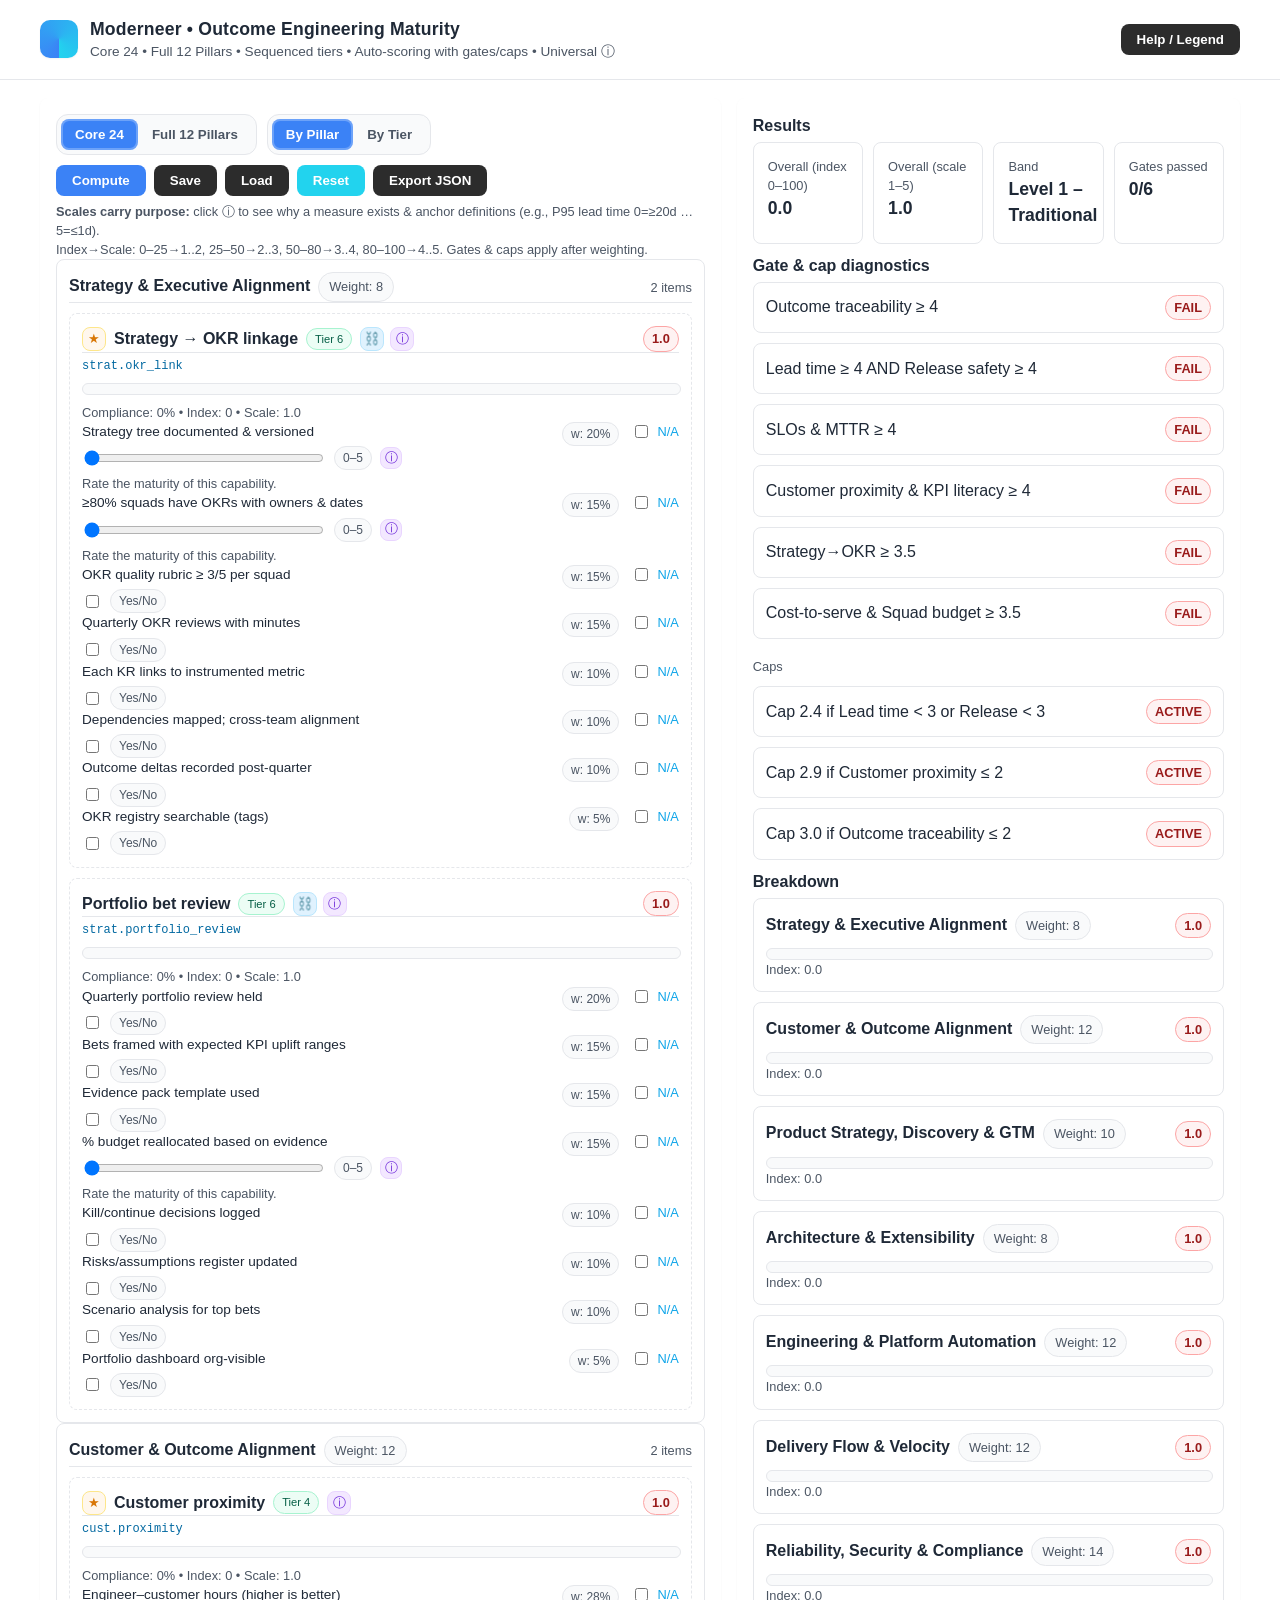
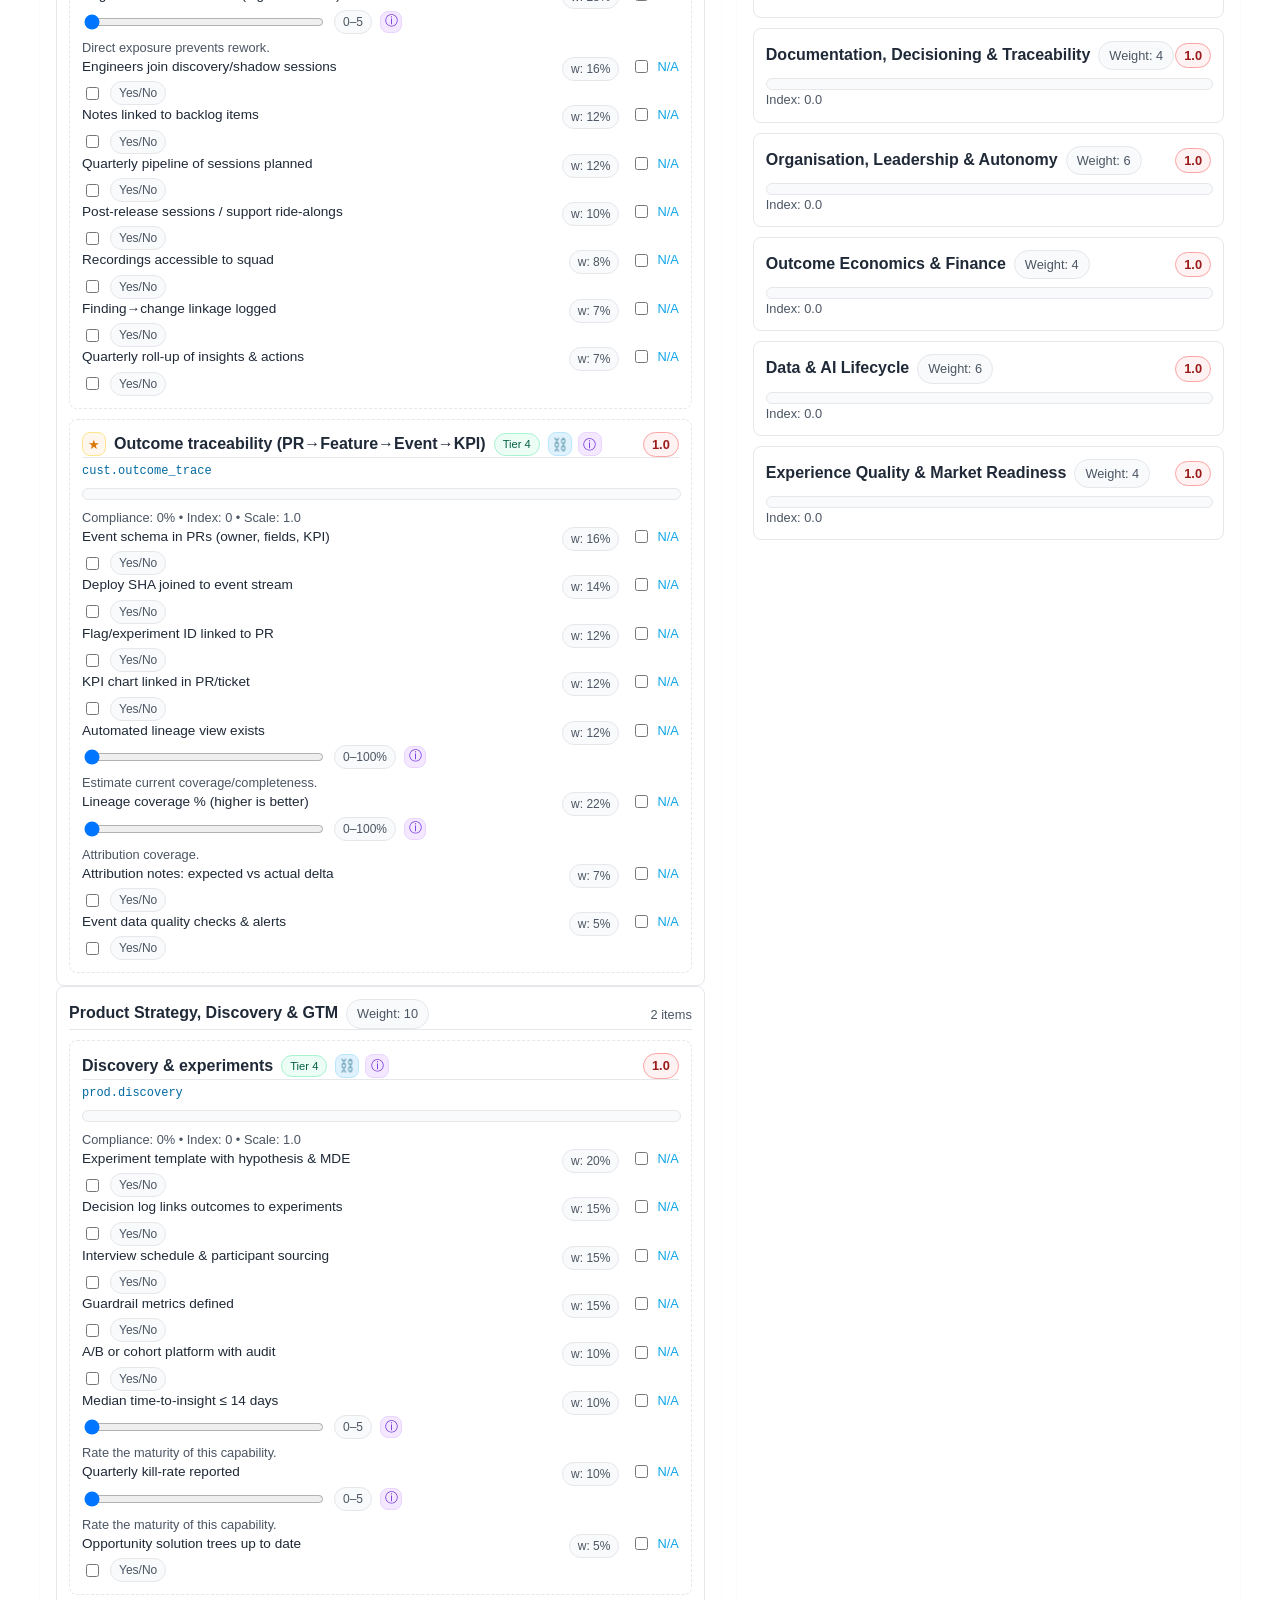
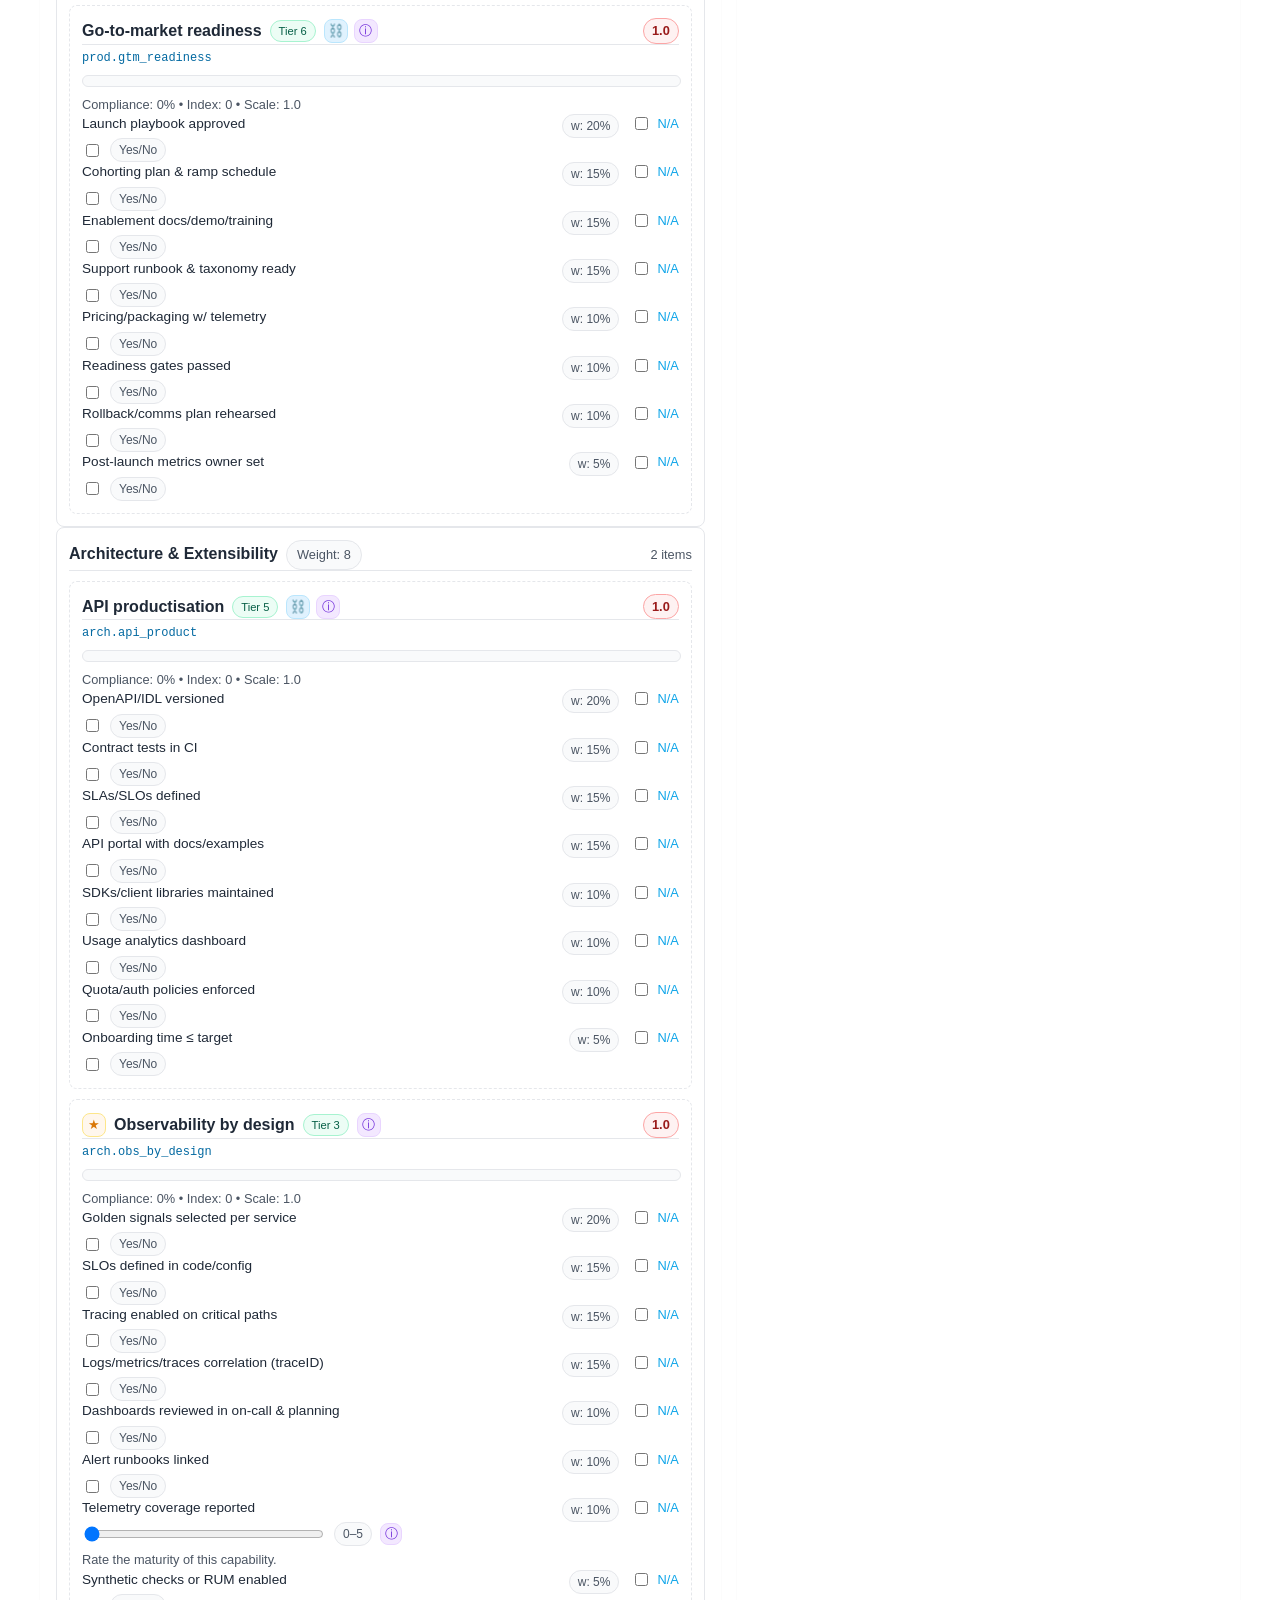
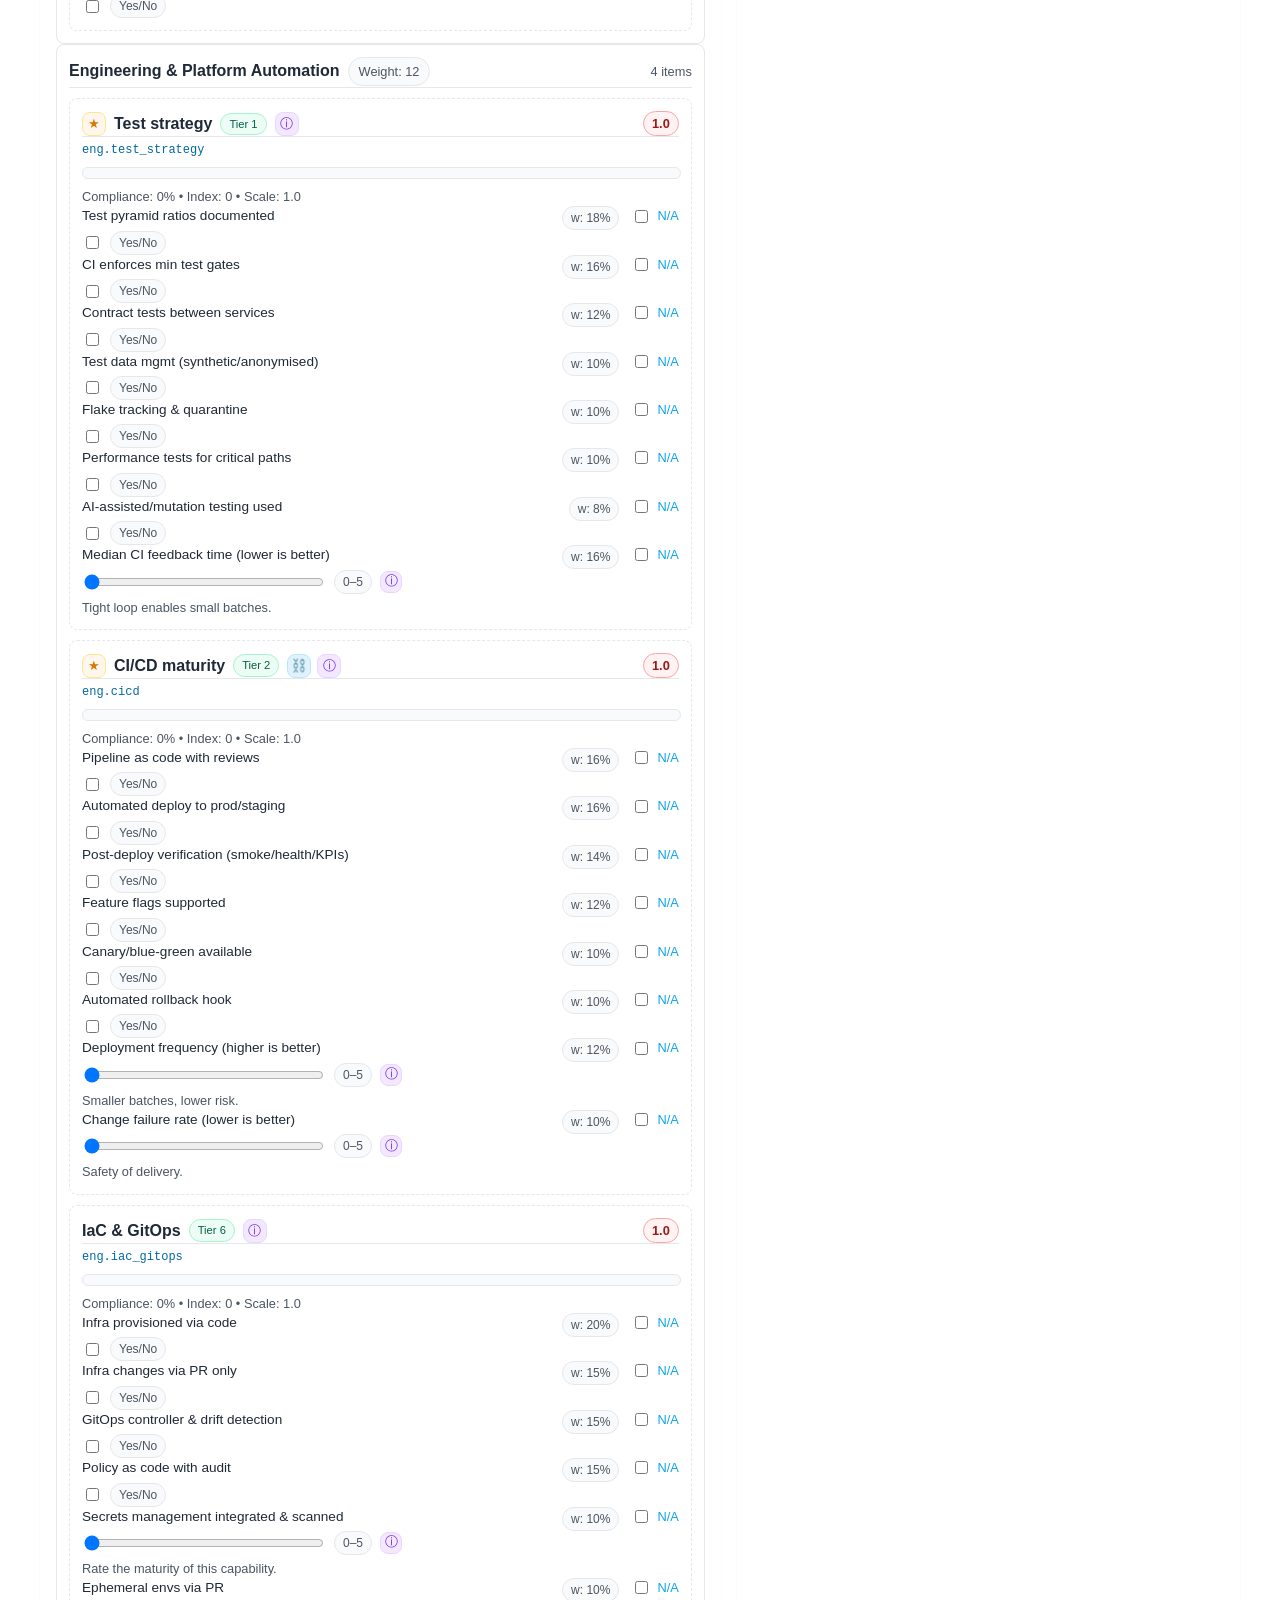
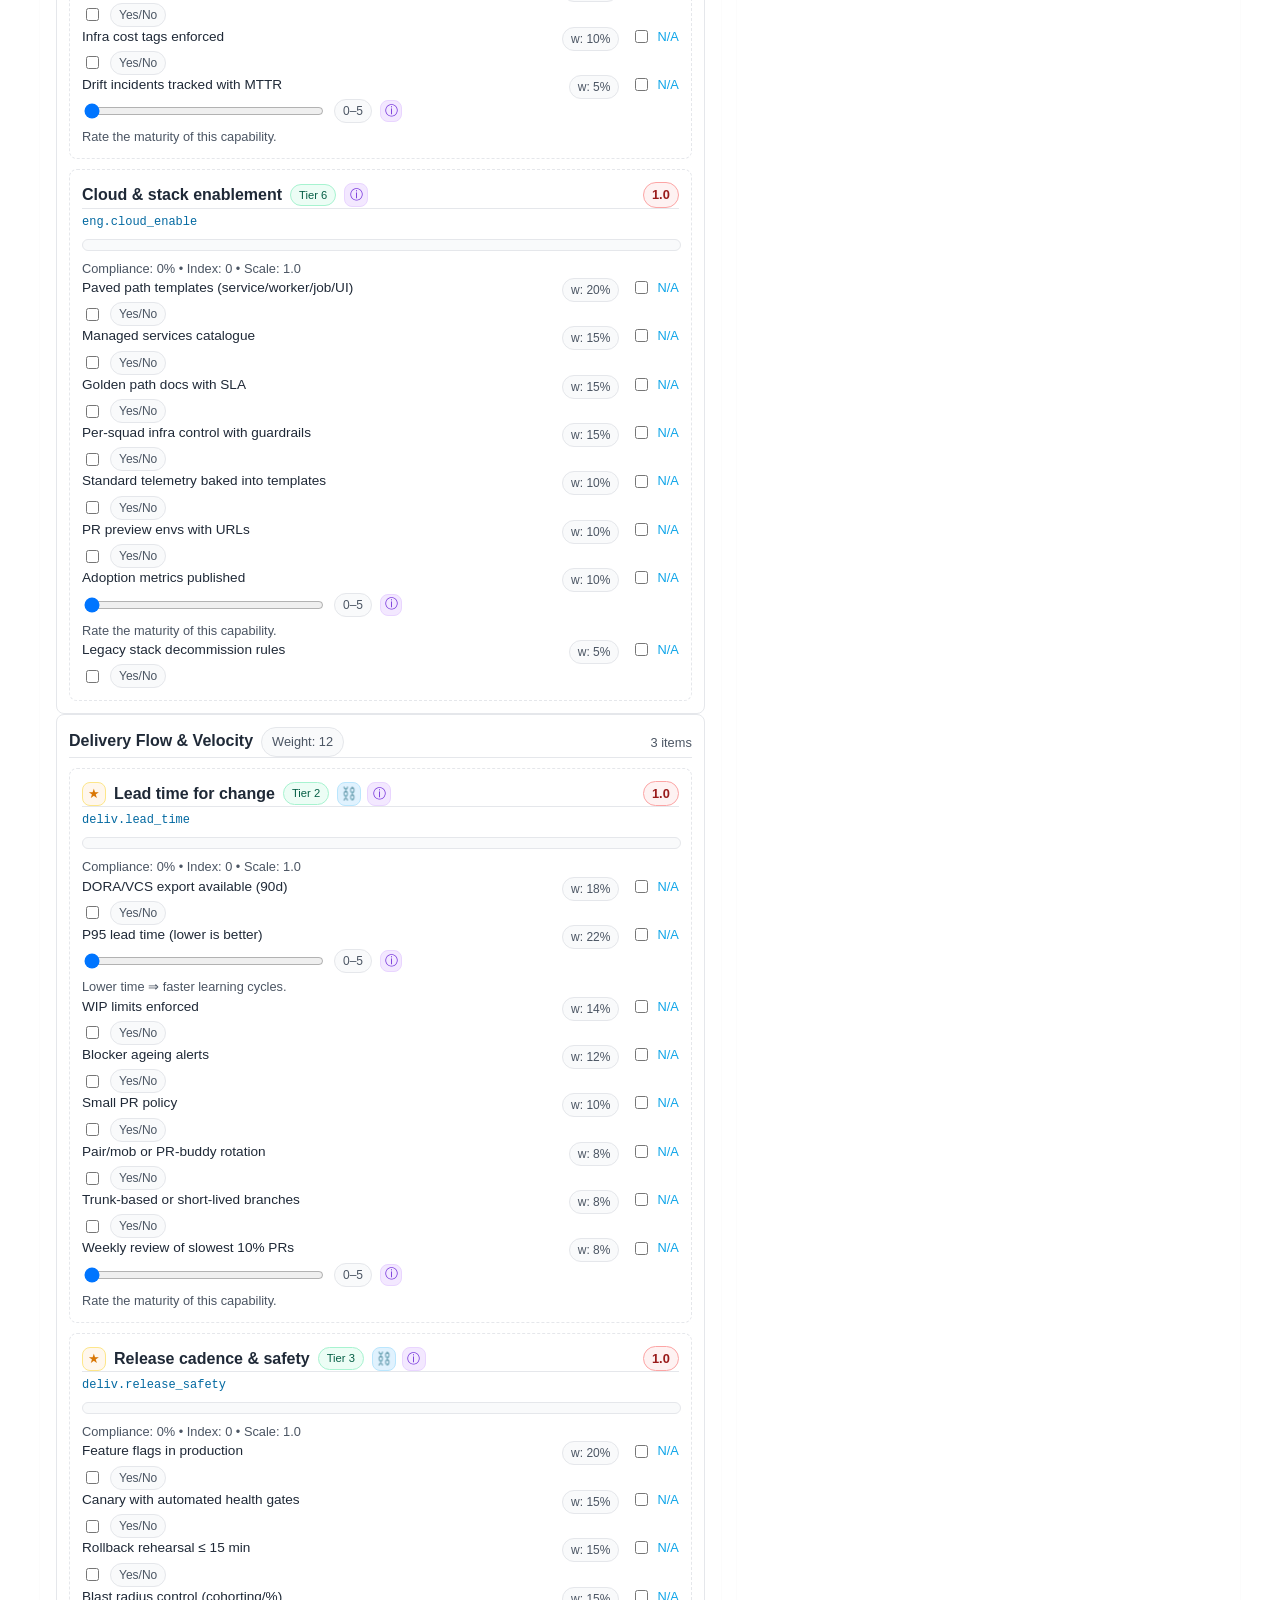
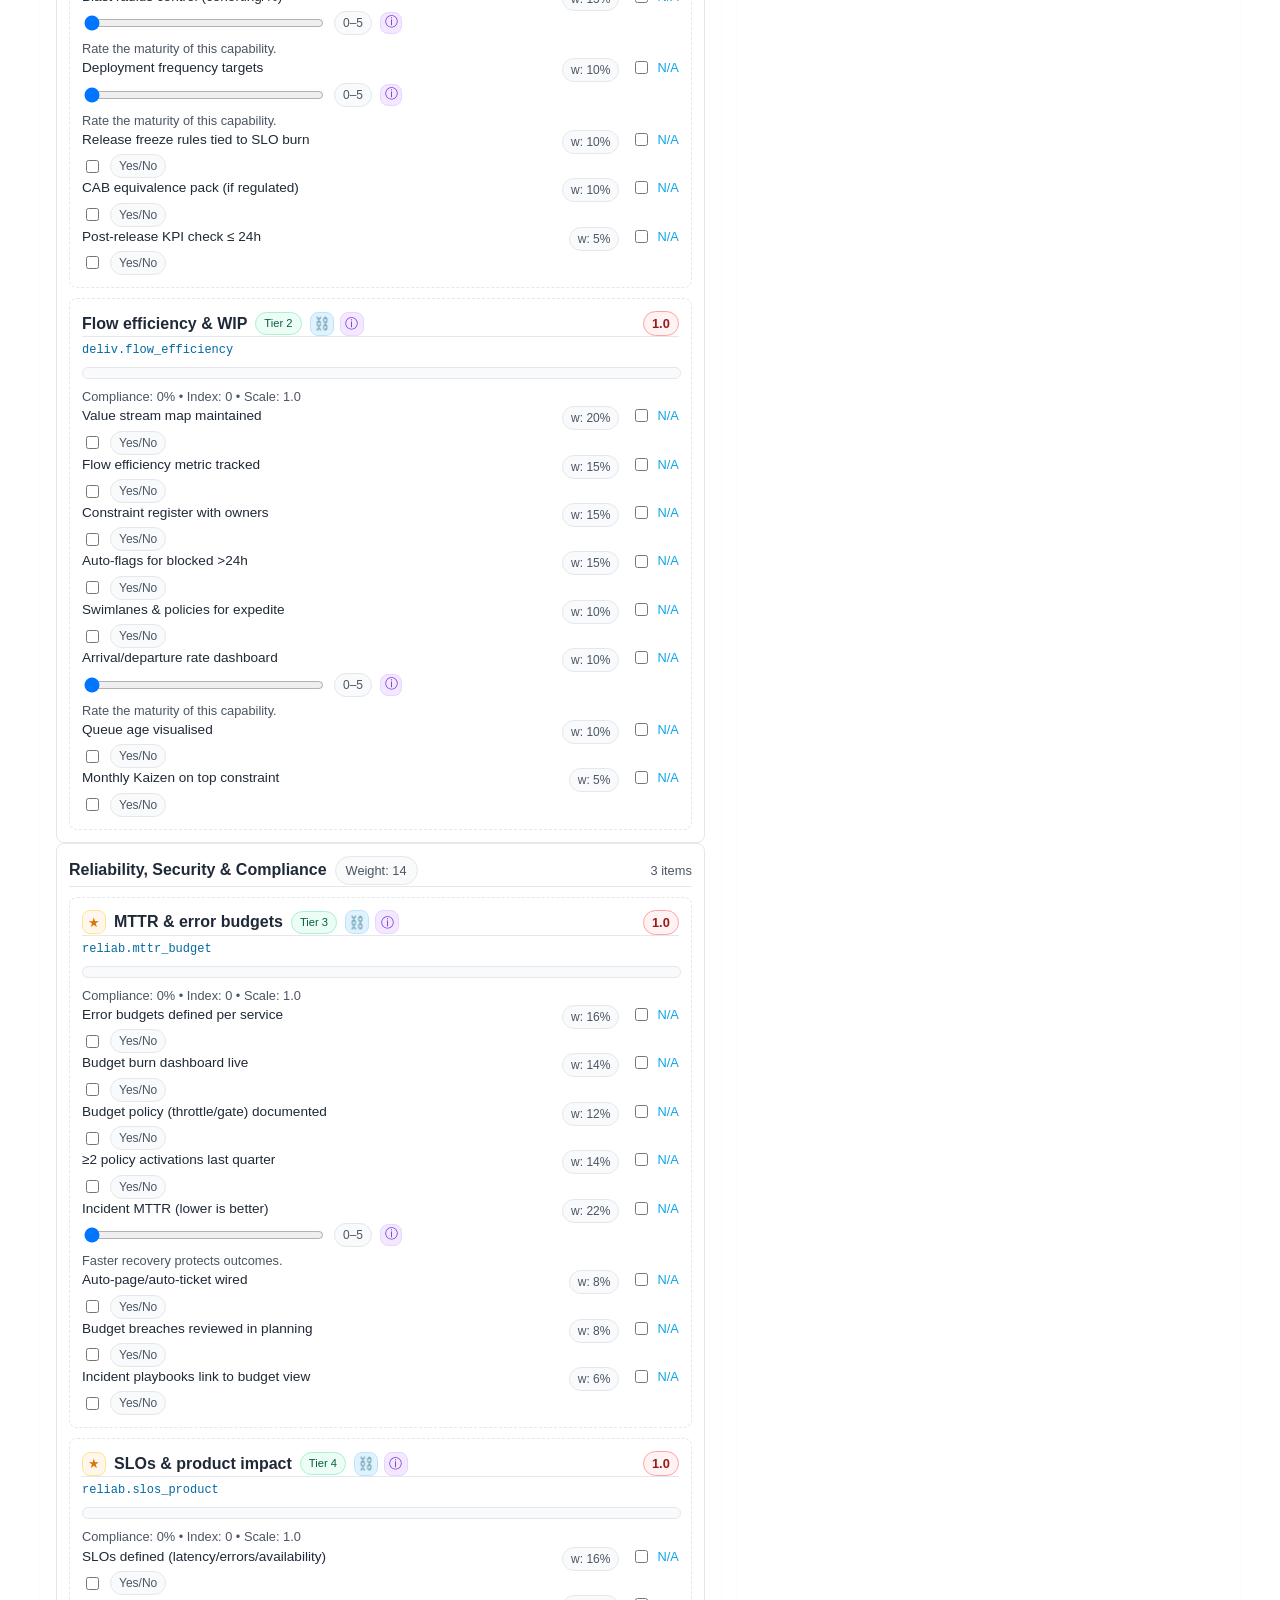
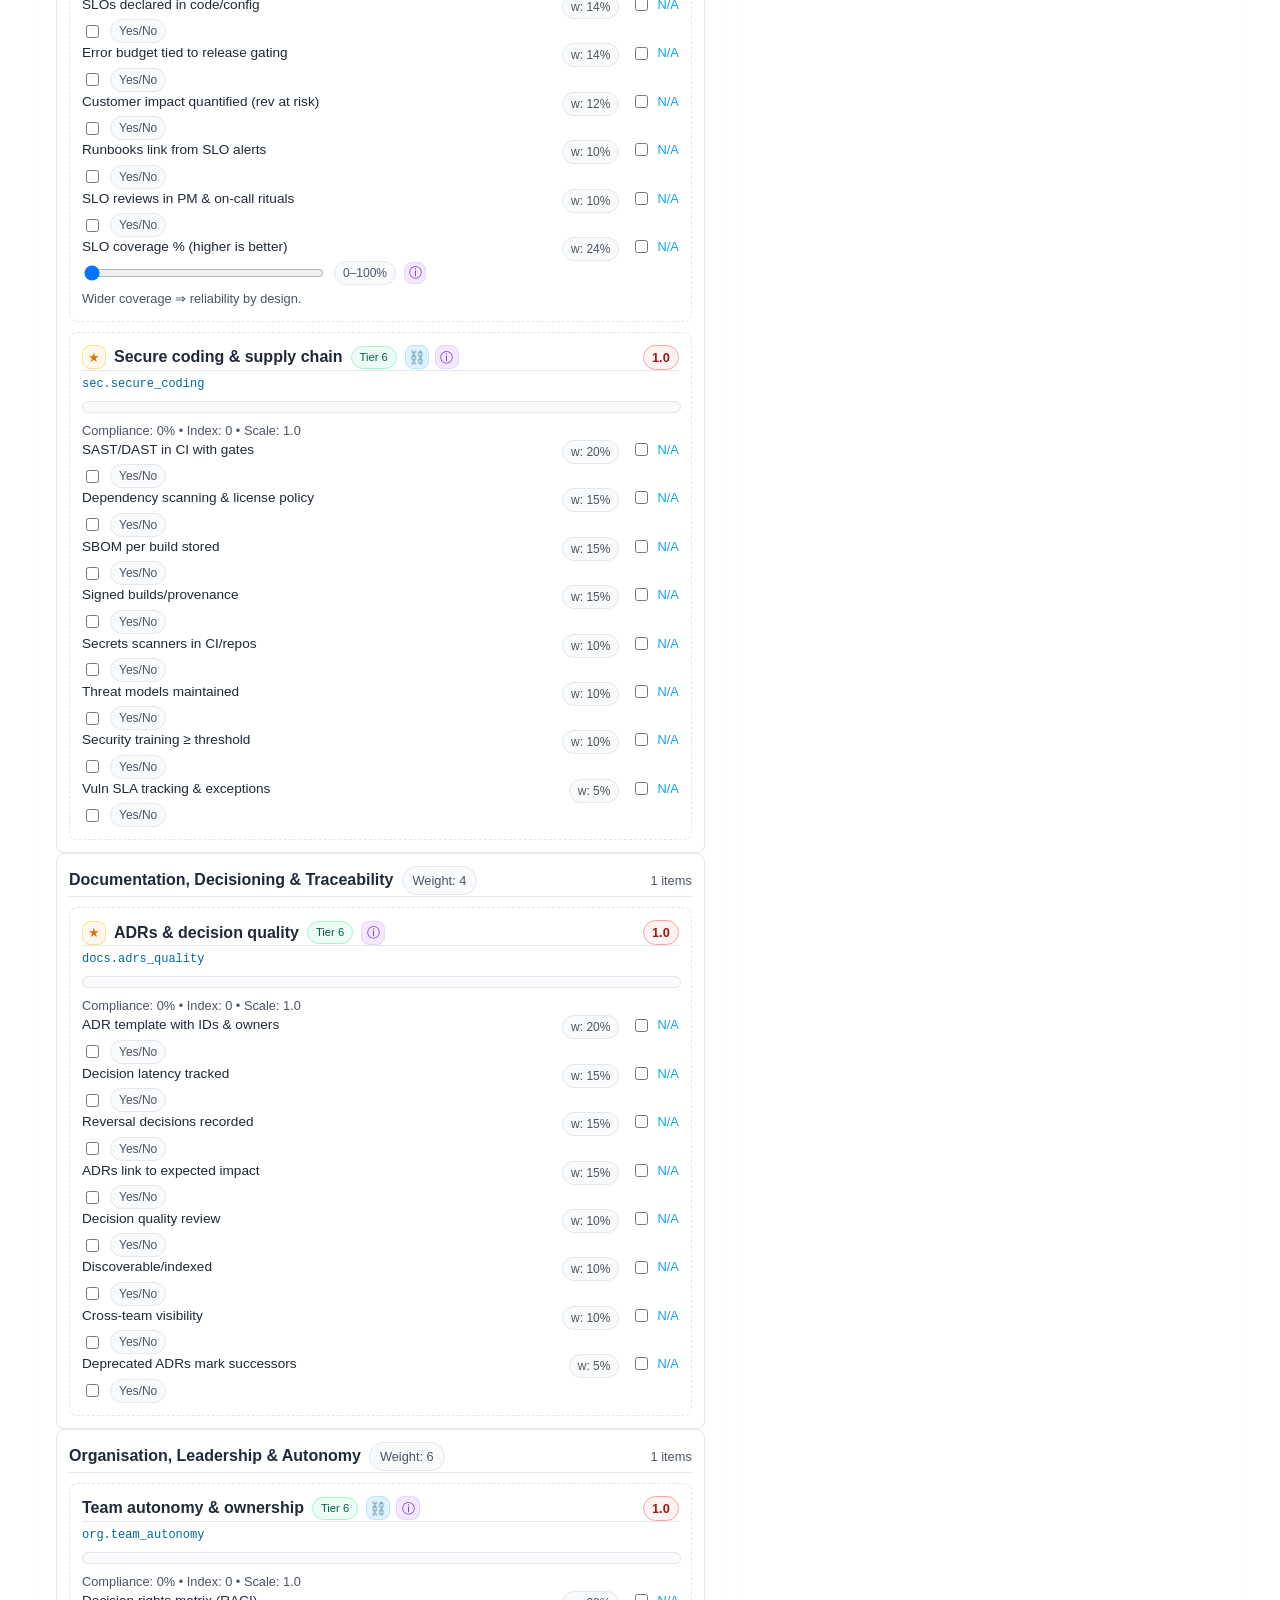
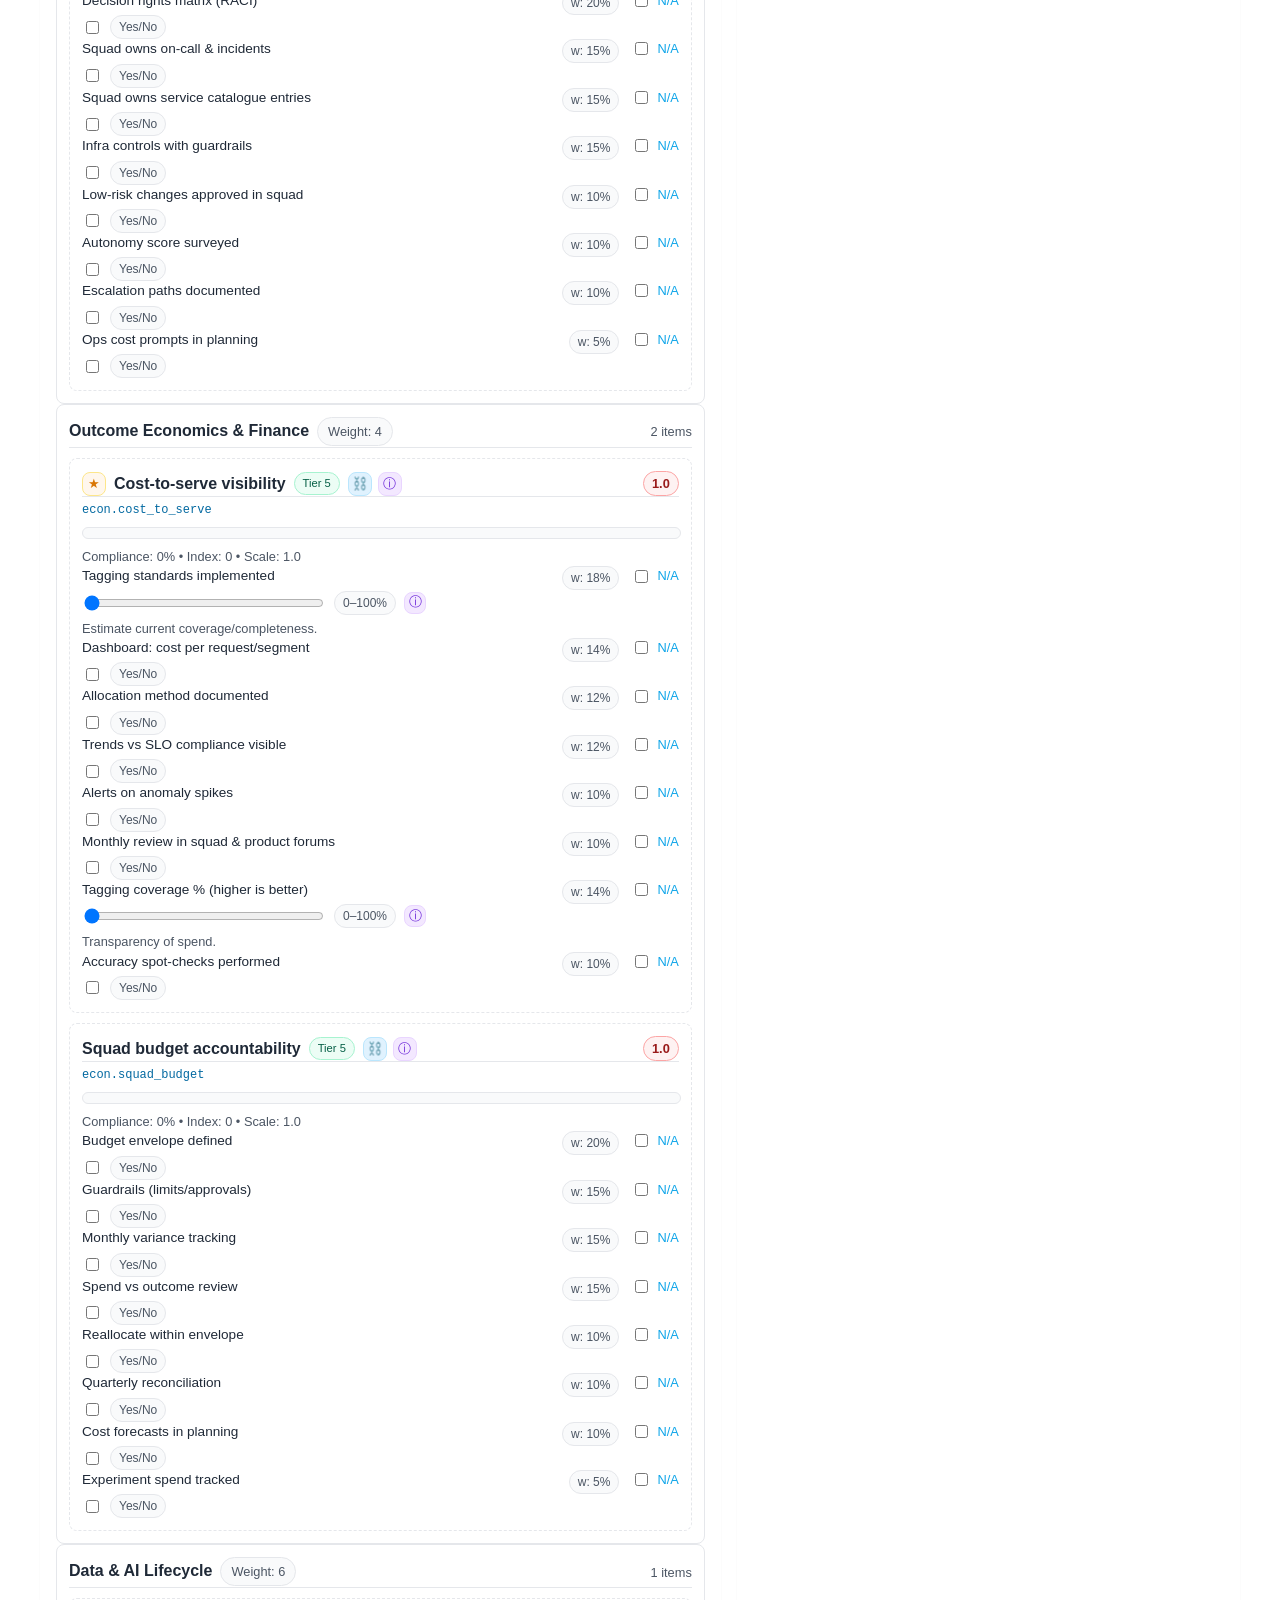
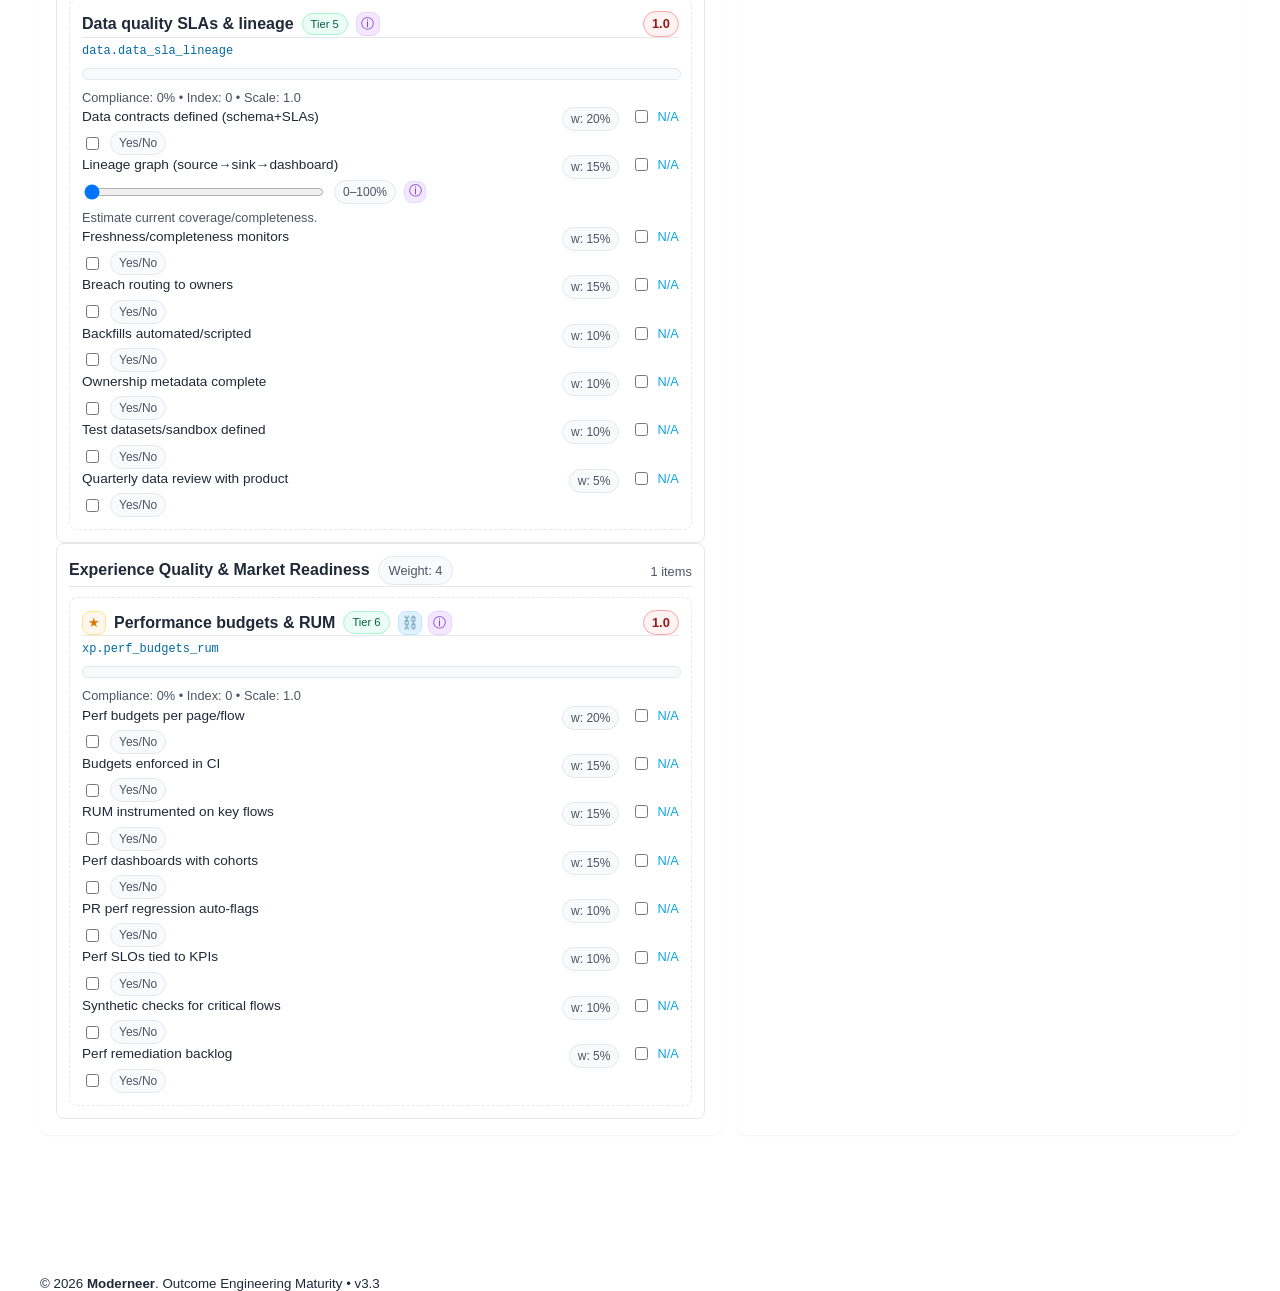
<file: Index.html>
<!DOCTYPE html>
<html lang="en">
<head>
<meta charset="utf-8" />
<meta name="viewport" content="width=device-width, initial-scale=1" />
<title>Moderneer • Outcome Engineering Maturity</title>
<meta name="theme-color" content="#3B82F6" />
<link rel="stylesheet" href="moderneer.css" />

<!-- Minimal site-specific styles using your Moderneer tokens -->
<style>
  :root{
    --line: var(--color-neutral-200);
    --chip-bg: var(--color-neutral-50);
    --chip-fg: var(--color-neutral-600);
    --radius: var(--radius-md);
  }

  body{ background: var(--color-neutral-0); color: var(--color-neutral-800); }

  header{
    position: sticky; top:0; z-index: 10;
    background: var(--color-neutral-0);
    border-bottom: 1px solid var(--line);
  }
  .wrap{max-width:1200px;margin:0 auto;padding:16px 20px}
  .brandbar{display:flex;align-items:center;justify-content:space-between;gap:16px}
  .brand-left{display:flex;align-items:center;gap:12px}
  .logo{
    width:38px;height:38px;border-radius:10px;flex:0 0 38px;
    background: conic-gradient(from 180deg, var(--color-primary), var(--color-accent));
    box-shadow: var(--shadow-sm);
  }
  .wordmark h1{font-size:1.1rem;letter-spacing:.2px;margin:0}
  .wordmark .sub{color:var(--color-neutral-600);font-size:.85rem}

  main{max-width:1200px;margin:18px auto;padding:0 20px 80px}
  .grid{display:grid;gap:16px}
  @media(min-width:1100px){ .grid-cols-3{grid-template-columns:1.15fr .85fr} }

  /* Chips, pills, icons */
  .pill{display:inline-flex;gap:8px;align-items:center;padding:4px 10px;background:var(--chip-bg);
    border:1px solid var(--line);border-radius:var(--radius-full);color:var(--chip-fg);font-size:.8rem}
  .icons{display:flex;gap:6px;align-items:center}
  .ico{display:inline-flex;align-items:center;justify-content:center;width:22px;height:22px;border-radius:8px;
    background:var(--color-neutral-50);border:1px solid var(--line);color:var(--color-neutral-800);cursor:pointer;font-size:.8rem}
  .ico.star{color:#d97706;background:#FFF7ED;border-color:#FDE68A}
  .ico.chain{color:#0369a1;background:#E0F2FE;border-color:#BAE6FD}
  .ico.info{color:#6d28d9;background:#F3E8FF;border-color:#E9D5FF}

  /* Toggles */
  .toolbar{display:flex;flex-wrap:wrap;gap:10px;align-items:center}
  .seg{display:inline-flex;padding:4px;background:var(--color-neutral-50);border-radius:12px;border:1px solid var(--line)}
  .seg button{border:0;background:transparent;color:var(--color-neutral-600);padding:8px 14px;border-radius:8px;cursor:pointer;font-weight:600}
  .seg button.active{background:var(--color-primary);color:#fff;box-shadow:0 0 0 2px #ffffff40 inset}

  /* Cards use your .card; tiny typography helpers */
  .tiny{font-size:.8rem;color:var(--color-neutral-600)}
  .h3{font-size:1rem;margin:0 0 4px 0}

  /* Item rows */
  .pillar-card{border:1px solid var(--line);border-radius:var(--radius);padding:12px;background:#fff}
  .item{border:1px dashed var(--line);border-radius:var(--radius);padding:12px;background:#fff;margin-top:10px}
  .item header{display:flex;justify-content:space-between;align-items:center;gap:8px}
  .titleWrap{display:flex;align-items:center;gap:8px;flex-wrap:wrap}

  /* Progress + badges */
  .progress{width:100%;height:10px;border-radius:999px;background:var(--color-neutral-50);
    border:1px solid var(--line);overflow:hidden}
  .bar{height:100%;background:linear-gradient(90deg,var(--color-primary),var(--color-accent));width:0%}
  .score-badge{padding:2px 8px;border-radius:999px;font-weight:700;font-size:.8rem;border:1px solid var(--line)}
  .score-good{background:#ECFDF5;color:#065F46;border-color:#A7F3D0}
  .score-warn{background:#FFFBEB;color:#92400E;border-color:#FDE68A}
  .score-bad{background:#FEF2F2;color:#991B1B;border-color:#FCA5A5}
  .tierTag{background:#ECFDF5;border:1px solid #A7F3D0;color:#065F46;padding:2px 8px;border-radius:999px;font-size:.7rem}

  .row{display:flex;gap:12px;align-items:flex-start;flex-wrap:wrap}
  .field{display:flex;flex-direction:column;gap:4px;min-width:280px;flex:1}
  .field label{font-size:.85rem;color:var(--color-neutral-800)}
  .chip{padding:2px 8px;border-radius:999px;background:var(--color-neutral-50);color:var(--color-neutral-600);
    border:1px solid var(--line);font-size:.75rem}
  .na{display:flex;align-items:center;gap:6px;font-size:.8rem;color:#0ea5e9}

  input[type="range"]{width:240px}
  .kpis{display:grid;grid-template-columns:repeat(4,minmax(0,1fr));gap:10px}
  .kpi{border:1px solid var(--line);border-radius:var(--radius);padding:14px;background:#fff}
  .kpi strong{font-size:1.1rem}

  /* Modal */
  .overlay{position:fixed;inset:0;background:rgba(0,0,0,.35);display:none;z-index:20;align-items:center;justify-content:center;padding:20px}
  .modal{max-width:820px;width:100%;background:#fff;border:1px solid var(--line);border-radius:var(--radius);box-shadow:var(--shadow-lg)}
  .modal header{display:flex;justify-content:space-between;align-items:center;padding:14px 16px;border-bottom:1px solid var(--line)}
  .modal .content{padding:16px;max-height:72vh;overflow:auto}
  .x{cursor:pointer;border:1px solid var(--line);border-radius:8px;padding:4px 8px;background:var(--color-neutral-50)}

  /* Buttons (use your classes) */
  .btn-group{display:flex;flex-wrap:wrap;gap:8px}
</style>
</head>
<body class="moderneer">
<header>
  <div class="wrap brandbar">
    <div class="brand-left">
      <div class="logo" aria-hidden="true"></div>
      <div class="wordmark">
        <h1>Moderneer • Outcome Engineering Maturity</h1>
        <div class="sub">Core 24 • Full 12 Pillars • Sequenced tiers • Auto-scoring with gates/caps • Universal ⓘ</div>
      </div>
    </div>
    <button id="btnHelp" class="btn btn-secondary" aria-label="Open help and legend">Help / Legend</button>
  </div>
</header>

<main class="grid grid-cols-3">
  <section class="card">
    <div class="toolbar">
      <div class="seg" role="tablist" aria-label="Module selector">
        <button id="btnCore" class="active" aria-selected="true">Core 24</button>
        <button id="btnFull" aria-selected="false">Full 12 Pillars</button>
      </div>
      <div class="seg" role="tablist" aria-label="View selector">
        <button id="btnViewPillar" class="active" aria-selected="true">By Pillar</button>
        <button id="btnViewTier" aria-selected="false">By Tier</button>
      </div>
      <div class="btn-group">
        <button class="btn btn-primary" id="btnCompute">Compute</button>
        <button class="btn btn-secondary" id="btnSave">Save</button>
        <button class="btn btn-secondary" id="btnLoad">Load</button>
        <button class="btn btn-accent" id="btnReset">Reset</button>
        <button class="btn btn-secondary" id="btnExport">Export JSON</button>
      </div>
    </div>

    <div class="tiny" style="margin-top:6px">
      <b>Scales carry purpose:</b> click ⓘ to see why a measure exists & anchor definitions (e.g., P95 lead time 0=≥20d … 5=≤1d).
      <br/>Index→Scale: 0–25→1..2, 25–50→2..3, 50–80→3..4, 80–100→4..5. Gates & caps apply after weighting.
    </div>

    <div id="formArea"></div>
  </section>

  <aside class="card">
    <h2 class="h3">Results</h2>
    <div class="kpis">
      <div class="kpi"><div class="tiny">Overall (index 0–100)</div><strong id="overallIndex">—</strong></div>
      <div class="kpi"><div class="tiny">Overall (scale 1–5)</div><strong id="overallScale">—</strong></div>
      <div class="kpi"><div class="tiny">Band</div><strong id="overallBand">—</strong></div>
      <div class="kpi"><div class="tiny">Gates passed</div><strong id="gatesPassed">—</strong></div>
    </div>

    <div style="margin-top:10px">
      <h3 class="h3">Gate & cap diagnostics</h3>
      <div id="gateList" style="display:grid;gap:10px"></div>
    </div>

    <div style="margin-top:10px">
      <h3 class="h3">Breakdown</h3>
      <div id="pillarBreakdown" style="display:grid;gap:10px"></div>
    </div>
  </aside>
</main>

<!-- Modal -->
<div class="overlay" id="overlay">
  <div class="modal">
    <header><strong id="modalTitle">Details</strong><button class="x" id="modalClose">Close</button></header>
    <div class="content" id="modalContent"></div>
  </div>
</div>

<footer class="wrap" style="margin-top:24px">
  <small>© <span id="yr"></span> <strong>Moderneer</strong>. Outcome Engineering Maturity • v3.3</small>
</footer>

<script>
/* Year */
document.getElementById('yr').textContent = new Date().getFullYear();

/* ---------- Scales (with purpose/anchors) ---------- */
const SCALE_CATALOG = {
  p95_lead_time:{label:"P95 Lead Time",purpose:"Shorten idea→production to tighten feedback loops.",anchors:["0 = ≥20 days","1 = ~15 days","2 = ~10 days","3 = ~5 days","4 = ~2 days","5 = ≤1 day"]},
  deploy_frequency:{label:"Deployment Frequency",purpose:"Increase safe delivery cadence to reduce batch size.",anchors:["0 = Monthly","1 = Bi-weekly","2 = Weekly","3 = 2–3×/week","4 = Daily","5 = Hourly"]},
  change_failure_rate:{label:"Change Failure Rate",purpose:"Ship safely by reducing incidents per deployment.",anchors:["0 = ≥40%","2 = ~25%","3 = ~15%","4 = ~8%","5 = ≤5% (↑ is better)"]},
  ci_feedback_time:{label:"CI Feedback Time",purpose:"Tighten developer loop to enable small, frequent changes.",anchors:["0 = ≥60m","1 = 45m","2 = 30m","3 = 20m","4 = 15m","5 = ≤10m"]},
  mttr_scale:{label:"MTTR",purpose:"Recover fast to protect user outcomes & error budgets.",anchors:["0 = ≥2 days","2 = ~8h","3 = ~2h","4 = ~45m","5 = ≤15m"]},
  slo_coverage_pct:{label:"SLO Coverage %",purpose:"Ensure reliability is defined where it matters.",anchors:["0–100% of services with SLOs"]},
  lineage_coverage_pct:{label:"Outcome Lineage %",purpose:"Trace PR→Feature→Event→KPI to attribute impact.",anchors:["0–100% merged PRs with lineage"]},
  eng_cust_hours:{label:"Engineer–Customer Hours",purpose:"Bring engineers closer to users to reduce rework.",anchors:["0 = 0h/qtr","1 = 1h","2 = 2h","3 = 4h","4 = 6h","5 = ≥8h per engineer/quarter"]},
  tagging_coverage_pct:{label:"Tagging Coverage %",purpose:"Expose cost-to-serve for financial decisions.",anchors:["0–100% resources correctly tagged"]},
  generic_0_5:{label:"Maturity (0–5)",purpose:"Rate the maturity of this capability.",anchors:["0 = Not at all","1 = Ad-hoc","2 = Emerging","3 = Defined","4 = Managed","5 = Optimised"]},
  generic_0_100:{label:"Coverage % (0–100)",purpose:"Estimate current coverage/completeness.",anchors:["0% = none → 100% = fully covered"]}
};

const DEFAULT_PURPOSE_BY_PREFIX = {
  strat:"Align strategy to measurable outcomes and governance.",
  cust:"Wire customer evidence and KPIs into daily work.",
  prod:"De-risk bets via discovery, prioritisation and GTM readiness.",
  arch:"Shape systems for safe change and extensibility.",
  eng:"Automate build/test/deploy and enable paved paths.",
  deliv:"Improve flow metrics and release safety.",
  reliab:"Protect user outcomes with SLOs, incidents and budgets.",
  sec:"Bake security, privacy and compliance into the lifecycle.",
  docs:"Make decisions and knowledge discoverable and auditable.",
  org:"Enable empowered, accountable, outcome-owning teams.",
  econ:"Expose costs and link spend to value outcomes.",
  data:"Ensure trustworthy data/ML with SLAs and oversight.",
  xp:"Deliver fast, inclusive experiences with feedback loops."
};

/* ---------- Meta (tiers, depends, purpose) ---------- */
const PARAM_META = {
  "eng.test_strategy":{tier:1,popular:true,purpose:"Fast, trustworthy feedback at unit→e2e levels.",dependsOn:[]},
  "eng.code_review_gates":{tier:1,purpose:"Consistent code/security gates via PRs.",dependsOn:[]},
  "docs.code_api_docs":{tier:1,purpose:"Docs-as-code; discoverable & fresh.",dependsOn:[]},
  "org.role_triad":{tier:1,purpose:"Clear EM/PM/Design decision rights.",dependsOn:[]},
  "cust.kpi_literacy":{tier:1,purpose:"Teams read & act on KPIs; shared vocabulary.",dependsOn:[]},

  "deliv.lead_time":{tier:2,popular:true,purpose:"Shorten change lead time; primary flow signal.",dependsOn:["eng.test_strategy","eng.code_review_gates","eng.dev_workflow"]},
  "deliv.flow_efficiency":{tier:2,purpose:"Visualise queues; reduce wait vs work.",dependsOn:["deliv.lead_time"]},
  "eng.dev_workflow":{tier:2,purpose:"Reproducible local/cloud dev; fast bootstraps.",dependsOn:[]},
  "eng.cicd":{tier:2,popular:true,purpose:"Automated build/test/deploy; ship often & safely.",dependsOn:["eng.test_strategy","eng.dev_workflow"]},
  "arch.modularity":{tier:2,purpose:"Right-sized modules/services to limit blast radius.",dependsOn:[]},

  "deliv.release_safety":{tier:3,popular:true,purpose:"Progressive delivery, flags, rollback.",dependsOn:["eng.cicd"]},
  "reliab.incident_mgmt":{tier:3,purpose:"Coordinated response; RCAs & drills.",dependsOn:["arch.obs_by_design"]},
  "reliab.mttr_budget":{tier:3,popular:true,purpose:"Error budgets policies + MTTR tracking.",dependsOn:["arch.obs_by_design","reliab.incident_mgmt"]},
  "arch.obs_by_design":{tier:3,popular:true,purpose:"Golden signals, tracing & runbooks.",dependsOn:[]},

  "cust.proximity":{tier:4,popular:true,purpose:"Engineers meet users; evidence flows in.",dependsOn:[]},
  "cust.outcome_trace":{tier:4,popular:true,purpose:"PR→Feature→Event→KPI lineage for attribution.",dependsOn:["data.data_sla_lineage"]},
  "reliab.slos_product":{tier:4,popular:true,purpose:"Product-relevant SLOs & budget policy.",dependsOn:["arch.obs_by_design"]},
  "prod.discovery":{tier:4,purpose:"Derisk bets via experiments & guardrails.",dependsOn:["cust.problem_framing"]},
  "cust.problem_framing":{tier:4,purpose:"Evidence-first problem statements.",dependsOn:[]},

  "econ.cost_to_serve":{tier:5,popular:true,purpose:"Cost per request/segment drives choices.",dependsOn:["eng.iac_gitops","eng.cloud_enable"]},
  "econ.squad_budget":{tier:5,purpose:"Local budget ownership & reallocation.",dependsOn:["econ.cost_to_serve"]},
  "data.data_sla_lineage":{tier:5,purpose:"Data contracts, lineage & quality SLAs.",dependsOn:[]},
  "arch.api_product":{tier:5,purpose:"API as product: SLAs, adoption, analytics.",dependsOn:["arch.modularity"]},

  "prod.gtm_readiness":{tier:6,purpose:"Enablement, support & rollback plans.",dependsOn:["deliv.release_safety"]},
  "econ.finops":{tier:6,purpose:"Policy-driven cloud savings & forecasts.",dependsOn:["econ.cost_to_serve","eng.iac_gitops"]},
  "data.model_lifecycle":{tier:6,purpose:"Drift monitors, rollback, cadence.",dependsOn:["data.data_sla_lineage"]},
  "data.responsible_ai":{tier:6,purpose:"Fairness, HITL, auditability.",dependsOn:["data.model_lifecycle"]},
  "xp.perf_budgets_rum":{tier:6,popular:true,purpose:"Perceived perf tied to KPIs.",dependsOn:["eng.cicd"]},
  "xp.accessibility":{tier:6,purpose:"Inclusive usage (WCAG).",dependsOn:[]},
  "xp.i18n_l10n":{tier:6,purpose:"Global readiness.",dependsOn:[]},
  "xp.support_integration":{tier:6,purpose:"Close loop with Customer Support.",dependsOn:[]},
  "strat.okr_link":{tier:6,popular:true,purpose:"Connect strategy→OKRs→metrics; governance.",dependsOn:["cust.kpi_literacy"]},
  "strat.portfolio_review":{tier:6,purpose:"Evidence-based allocation/kill.",dependsOn:["cust.outcome_trace","reliab.slos_product"]},
  "strat.exec_narrative":{tier:6,purpose:"Single story across customer, tech, finance.",dependsOn:[]},
  "strat.decision_reversible":{tier:6,purpose:"Fast, reversible decisions.",dependsOn:["docs.adrs_quality"]},
  "deliv.planning_adapt":{tier:6,purpose:"Metrics-driven replanning cadence.",dependsOn:["strat.okr_link"]},
  "arch.evolutionary":{tier:6,purpose:"Fitness functions in CI; guided change.",dependsOn:["eng.test_strategy","eng.cicd"]},
  "eng.iac_gitops":{tier:6,purpose:"Infra as code; drift & policy control.",dependsOn:[]},
  "eng.cloud_enable":{tier:6,purpose:"Paved paths, managed services, guardrails.",dependsOn:[]},
  "reliab.anomaly":{tier:6,purpose:"Change-aware alerting, fatigue control.",dependsOn:["arch.obs_by_design"]},
  "sec.secure_coding":{tier:6,popular:true,purpose:"Supply chain & code security.",dependsOn:["eng.cicd"]},
  "sec.privacy_data":{tier:6,purpose:"Lawful, safe data usage.",dependsOn:["data.data_sla_lineage"]},
  "sec.compliance_evidence":{tier:6,purpose:"Evidence-as-code, audit-ready.",dependsOn:["eng.cicd"]},
  "sec.runtime_ir":{tier:6,purpose:"Detect/contain/respond.",dependsOn:["reliab.incident_mgmt"]},
  "docs.knowledge_onboarding":{tier:6,purpose:"Reduce time-to-first-PR.",dependsOn:["docs.code_api_docs"]},
  "docs.adrs_quality":{tier:6,popular:true,purpose:"Decision quality, reversals & traceability.",dependsOn:[]},
  "docs.audit_trace":{tier:6,purpose:"End-to-end accountability.",dependsOn:[]},
  "org.team_autonomy":{tier:6,purpose:"Own problem→ops within guardrails.",dependsOn:["org.role_triad"]},
  "org.growth_calibration":{tier:6,purpose:"Fair, evidence-based growth.",dependsOn:[]},
  "org.leadership_behaviour":{tier:6,purpose:"Unblockers; outcome-first leadership.",dependsOn:[]},
  "econ.pricing_levers":{tier:6,purpose:"Telemetry-informed pricing tests.",dependsOn:["data.analytics_selfserve"]},
  "prod.prioritisation":{tier:6,purpose:"Value/risk sequencing tied to OKRs.",dependsOn:["cust.problem_framing"]},
  "prod.roadmapping":{tier:6,purpose:"Outcome-based, scenario-aware plans.",dependsOn:["strat.okr_link"]},
  "data.analytics_selfserve":{tier:6,purpose:"Speed to insight; self-serve.",dependsOn:["data.data_sla_lineage"]}
};

/* ---------- Model (weights, gates, caps) ---------- */
const MODEL = {
  weights: {
    "Strategy & Executive Alignment": 8,
    "Customer & Outcome Alignment": 12,
    "Product Strategy, Discovery & GTM": 10,
    "Architecture & Extensibility": 8,
    "Engineering & Platform Automation": 12,
    "Delivery Flow & Velocity": 12,
    "Reliability, Security & Compliance": 14,
    "Documentation, Decisioning & Traceability": 4,
    "Organisation, Leadership & Autonomy": 6,
    "Outcome Economics & Finance": 4,
    "Data & AI Lifecycle": 6,
    "Experience Quality & Market Readiness": 4
  },
  gates: [
    { id:"G1", label:"Outcome traceability ≥ 4", params:["cust.outcome_trace"], logical:"AND", threshold:4.0 },
    { id:"G2", label:"Lead time ≥ 4 AND Release safety ≥ 4", params:["deliv.lead_time","deliv.release_safety"], logical:"AND", threshold:4.0 },
    { id:"G3", label:"SLOs & MTTR ≥ 4", params:["reliab.slos_product","reliab.mttr_budget"], logical:"AND", threshold:4.0 },
    { id:"G4", label:"Customer proximity & KPI literacy ≥ 4", params:["cust.proximity","cust.kpi_literacy"], logical:"AND", threshold:4.0 },
    { id:"G5", label:"Strategy→OKR ≥ 3.5", params:["strat.okr_link"], logical:"AND", threshold:3.5 },
    { id:"G6", label:"Cost-to-serve & Squad budget ≥ 3.5", params:["econ.cost_to_serve","econ.squad_budget"], logical:"AND", threshold:3.5 }
  ],
  caps: [
    { label:"Cap 2.4 if Lead time < 3 or Release < 3", params:["deliv.lead_time","deliv.release_safety"], logic:"OR", cap:2.4, lt:3.0 },
    { label:"Cap 2.9 if Customer proximity ≤ 2", params:["cust.proximity"], logic:"LE", cap:2.9, value:2.0 },
    { label:"Cap 3.0 if Outcome traceability ≤ 2", params:["cust.outcome_trace"], logic:"LE", cap:3.0, value:2.0 }
  ],
  core24: [
    "strat.okr_link","strat.portfolio_review",
    "cust.proximity","cust.outcome_trace",
    "prod.discovery","prod.gtm_readiness",
    "arch.obs_by_design","arch.api_product",
    "eng.test_strategy","eng.cicd","eng.iac_gitops","eng.cloud_enable",
    "deliv.lead_time","deliv.release_safety","deliv.flow_efficiency",
    "reliab.mttr_budget","reliab.slos_product","sec.secure_coding",
    "docs.adrs_quality","org.team_autonomy",
    "econ.cost_to_serve","econ.squad_budget",
    "data.data_sla_lineage","xp.perf_budgets_rum"
  ],
  fullModel: {
    pillars: [
      { name:"Strategy & Executive Alignment", parameters:["strat.okr_link","strat.portfolio_review","strat.exec_narrative","strat.decision_reversible"] },
      { name:"Customer & Outcome Alignment", parameters:["cust.proximity","cust.kpi_literacy","cust.problem_framing","cust.outcome_trace"] },
      { name:"Product Strategy, Discovery & GTM", parameters:["prod.discovery","prod.prioritisation","prod.roadmapping","prod.gtm_readiness"] },
      { name:"Architecture & Extensibility", parameters:["arch.modularity","arch.evolutionary","arch.api_product","arch.obs_by_design"] },
      { name:"Engineering & Platform Automation", parameters:["eng.test_strategy","eng.code_review_gates","eng.dev_workflow","eng.cicd","eng.iac_gitops","eng.cloud_enable"] },
      { name:"Delivery Flow & Velocity", parameters:["deliv.lead_time","deliv.release_safety","deliv.flow_efficiency","deliv.planning_adapt"] },
      { name:"Reliability, Security & Compliance", parameters:["reliab.incident_mgmt","reliab.mttr_budget","reliab.slos_product","reliab.anomaly","sec.secure_coding","sec.privacy_data","sec.compliance_evidence","sec.runtime_ir"] },
      { name:"Documentation, Decisioning & Traceability", parameters:["docs.code_api_docs","docs.knowledge_onboarding","docs.adrs_quality","docs.audit_trace"] },
      { name:"Organisation, Leadership & Autonomy", parameters:["org.role_triad","org.team_autonomy","org.growth_calibration","org.leadership_behaviour"] },
      { name:"Outcome Economics & Finance", parameters:["econ.cost_to_serve","econ.squad_budget","econ.pricing_levers","econ.finops"] },
      { name:"Data & AI Lifecycle", parameters:["data.data_sla_lineage","data.model_lifecycle","data.responsible_ai","data.analytics_selfserve"] },
      { name:"Experience Quality & Market Readiness", parameters:["xp.perf_budgets_rum","xp.accessibility","xp.i18n_l10n","xp.support_integration"] }
    ],
    parameters: {
      "deliv.lead_time": { label:"Lead time for change", checks:[
        {type:"check",  w:18, label:"DORA/VCS export available (90d)"},
        {type:"scale5", w:22, label:"P95 lead time (lower is better)", scaleRef:"p95_lead_time", purpose:"Lower time ⇒ faster learning cycles."},
        {type:"check",  w:14, label:"WIP limits enforced"},
        {type:"check",  w:12, label:"Blocker ageing alerts"},
        {type:"check",  w:10, label:"Small PR policy"},
        {type:"check",  w:8,  label:"Pair/mob or PR-buddy rotation"},
        {type:"check",  w:8,  label:"Trunk-based or short-lived branches"},
        {type:"check",  w:8,  label:"Weekly review of slowest 10% PRs"}
      ]},
      "eng.test_strategy": { label:"Test strategy", checks:[
        {type:"check",  w:18, label:"Test pyramid ratios documented"},
        {type:"check",  w:16, label:"CI enforces min test gates"},
        {type:"check",  w:12, label:"Contract tests between services"},
        {type:"check",  w:10, label:"Test data mgmt (synthetic/anonymised)"},
        {type:"check",  w:10, label:"Flake tracking & quarantine"},
        {type:"check",  w:10, label:"Performance tests for critical paths"},
        {type:"check",  w:8,  label:"AI-assisted/mutation testing used"},
        {type:"scale5", w:16, label:"Median CI feedback time (lower is better)", scaleRef:"ci_feedback_time", purpose:"Tight loop enables small batches."}
      ]},
      "reliab.mttr_budget": { label:"MTTR & error budgets", checks:[
        {type:"check",  w:16, label:"Error budgets defined per service"},
        {type:"check",  w:14, label:"Budget burn dashboard live"},
        {type:"check",  w:12, label:"Budget policy (throttle/gate) documented"},
        {type:"check",  w:14, label:"≥2 policy activations last quarter"},
        {type:"scale5", w:22, label:"Incident MTTR (lower is better)", scaleRef:"mttr_scale", purpose:"Faster recovery protects outcomes."},
        {type:"check",  w:8,  label:"Auto-page/auto-ticket wired"},
        {type:"check",  w:8,  label:"Budget breaches reviewed in planning"},
        {type:"check",  w:6,  label:"Incident playbooks link to budget view"}
      ]},
      "reliab.slos_product": { label:"SLOs & product impact", checks:[
        {type:"check",   w:16, label:"SLOs defined (latency/errors/availability)"},
        {type:"check",   w:14, label:"SLOs declared in code/config"},
        {type:"check",   w:14, label:"Error budget tied to release gating"},
        {type:"check",   w:12, label:"Customer impact quantified (rev at risk)"},
        {type:"check",   w:10, label:"Runbooks link from SLO alerts"},
        {type:"check",   w:10, label:"SLO reviews in PM & on-call rituals"},
        {type:"scale100",w:24, label:"SLO coverage % (higher is better)", scaleRef:"slo_coverage_pct", purpose:"Wider coverage ⇒ reliability by design."}
      ]},
      "cust.proximity": { label:"Customer proximity", checks:[
        {type:"scale5",  w:28, label:"Engineer–customer hours (higher is better)", scaleRef:"eng_cust_hours", purpose:"Direct exposure prevents rework."},
        {type:"check",   w:16, label:"Engineers join discovery/shadow sessions"},
        {type:"check",   w:12, label:"Notes linked to backlog items"},
        {type:"check",   w:12, label:"Quarterly pipeline of sessions planned"},
        {type:"check",   w:10, label:"Post-release sessions / support ride-alongs"},
        {type:"check",   w:8,  label:"Recordings accessible to squad"},
        {type:"check",   w:7,  label:"Finding→change linkage logged"},
        {type:"check",   w:7,  label:"Quarterly roll-up of insights & actions"}
      ]},
      "cust.outcome_trace": { label:"Outcome traceability (PR→Feature→Event→KPI)", checks:[
        {type:"check",   w:16, label:"Event schema in PRs (owner, fields, KPI)"},
        {type:"check",   w:14, label:"Deploy SHA joined to event stream"},
        {type:"check",   w:12, label:"Flag/experiment ID linked to PR"},
        {type:"check",   w:12, label:"KPI chart linked in PR/ticket"},
        {type:"check",   w:12, label:"Automated lineage view exists"},
        {type:"scale100",w:22, label:"Lineage coverage % (higher is better)", scaleRef:"lineage_coverage_pct", purpose:"Attribution coverage."},
        {type:"check",   w:7,  label:"Attribution notes: expected vs actual delta"},
        {type:"check",   w:5,  label:"Event data quality checks & alerts"}
      ]},
      "eng.cicd": { label:"CI/CD maturity", checks:[
        {type:"check",  w:16, label:"Pipeline as code with reviews"},
        {type:"check",  w:16, label:"Automated deploy to prod/staging"},
        {type:"check",  w:14, label:"Post-deploy verification (smoke/health/KPIs)"},
        {type:"check",  w:12, label:"Feature flags supported"},
        {type:"check",  w:10, label:"Canary/blue-green available"},
        {type:"check",  w:10, label:"Automated rollback hook"},
        {type:"scale5", w:12, label:"Deployment frequency (higher is better)", scaleRef:"deploy_frequency", purpose:"Smaller batches, lower risk."},
        {type:"scale5", w:10, label:"Change failure rate (lower is better)", scaleRef:"change_failure_rate", purpose:"Safety of delivery."}
      ]},
      "econ.cost_to_serve": { label:"Cost-to-serve visibility", checks:[
        {type:"check",   w:18, label:"Tagging standards implemented"},
        {type:"check",   w:14, label:"Dashboard: cost per request/segment"},
        {type:"check",   w:12, label:"Allocation method documented"},
        {type:"check",   w:12, label:"Trends vs SLO compliance visible"},
        {type:"check",   w:10, label:"Alerts on anomaly spikes"},
        {type:"check",   w:10, label:"Monthly review in squad & product forums"},
        {type:"scale100",w:14, label:"Tagging coverage % (higher is better)", scaleRef:"tagging_coverage_pct", purpose:"Transparency of spend."},
        {type:"check",   w:10, label:"Accuracy spot-checks performed"}
      ]},

      /* Remaining parameters (auto-profiled) */
      "strat.okr_link": { label:"Strategy → OKR linkage", checks:[
        {label:"Strategy tree documented & versioned"},{label:"≥80% squads have OKRs with owners & dates"},
        {label:"OKR quality rubric ≥ 3/5 per squad"},{label:"Quarterly OKR reviews with minutes"},
        {label:"Each KR links to instrumented metric"},{label:"Dependencies mapped; cross-team alignment"},
        {label:"Outcome deltas recorded post-quarter"},{label:"OKR registry searchable (tags)"}
      ]},
      "strat.portfolio_review": { label:"Portfolio bet review", checks:[
        {label:"Quarterly portfolio review held"},{label:"Bets framed with expected KPI uplift ranges"},
        {label:"Evidence pack template used"},{label:"% budget reallocated based on evidence"},
        {label:"Kill/continue decisions logged"},{label:"Risks/assumptions register updated"},
        {label:"Scenario analysis for top bets"},{label:"Portfolio dashboard org-visible"}
      ]},
      "strat.exec_narrative": { label:"Executive single narrative", checks:[
        {label:"Narrative links customer/tech/finance"},{label:"Versioned & refreshed quarterly"},
        {label:"Referenced in exec reviews/QBRs"},{label:"KPIs aligned to narrative themes"},
        {label:"Org-wide accessible/searchable"},{label:"Feedback loop to update"}
      ]},
      "strat.decision_reversible": { label:"Decision cadence & reversibility", checks:[
        {label:"ADRs mandatory for key decisions"},{label:"Decision latency tracked"},
        {label:"Reversal protocol defined"},{label:"Reversal yield measured"},
        {label:"Sunset/stop criteria documented"},{label:"Periodic retro on major decisions"}
      ]},
      "cust.kpi_literacy": { label:"KPI literacy", checks:[
        {label:"KPI registry with owners & formulas"},{label:"KPI quiz ≥ threshold"},
        {label:"Work items link to target KPI"},{label:"KPI dashboards in rituals"},
        {label:"Pre-release KPI forecast captured"},{label:"Post-release delta reviewed"}
      ]},
      "cust.problem_framing": { label:"Problem framing", checks:[
        {label:"Opportunity solution tree maintained"},{label:"Assumptions log with tests"},
        {label:"Impact sizing documented"},{label:"Customer evidence attached"},
        {label:"Alternatives compared"},{label:"Triad-approved problem statement"}
      ]},
      "prod.discovery": { label:"Discovery & experiments", checks:[
        {label:"Experiment template with hypothesis & MDE"},{label:"Decision log links outcomes to experiments"},
        {label:"Interview schedule & participant sourcing"},{label:"Guardrail metrics defined"},
        {label:"A/B or cohort platform with audit"},{label:"Median time-to-insight ≤ 14 days"},
        {label:"Quarterly kill-rate reported"},{label:"Opportunity solution trees up to date"}
      ]},
      "prod.prioritisation": { label:"Prioritisation method", checks:[
        {label:"Impact/risk/confidence/TTV scored"},{label:"Option value or sequencing captured"},
        {label:"Assumptions & ranges explicit"},{label:"Result ties to strategy/OKRs"},
        {label:"Periodic re-prioritisation"},{label:"Decision log linked"}
      ]},
      "prod.roadmapping": { label:"Roadmapping", checks:[
        {label:"Outcome-based roadmap"},{label:"Dependencies & risks mapped"},
        {label:"Replan cycle ≤ quarterly"},{label:"Scenario/guardrails defined"},
        {label:"Capacity assumptions listed"},{label:"Public, versioned roadmap"}
      ]},
      "prod.gtm_readiness": { label:"Go-to-market readiness", checks:[
        {label:"Launch playbook approved"},{label:"Cohorting plan & ramp schedule"},
        {label:"Enablement docs/demo/training"},{label:"Support runbook & taxonomy ready"},
        {label:"Pricing/packaging w/ telemetry"},{label:"Readiness gates passed"},
        {label:"Rollback/comms plan rehearsed"},{label:"Post-launch metrics owner set"}
      ]},
      "arch.modularity": { label:"Modularity", checks:[
        {label:"Domain/capability map defined"},{label:"Service/module boundaries documented"},
        {label:"Ownership per module clear"},{label:"Change blast radius measured"},
        {label:"Dependency graph maintained"},{label:"Refactoring backlog exists"}
      ]},
      "arch.evolutionary": { label:"Evolutionary architecture", checks:[
        {label:"Fitness functions defined"},{label:"Fitness tests in CI"},
        {label:"Architecture runway documented"},{label:"Policy failures tracked"},
        {label:"Refactor budget set"},{label:"Architecture reviews regular"}
      ]},
      "arch.api_product": { label:"API productisation", checks:[
        {label:"OpenAPI/IDL versioned"},{label:"Contract tests in CI"},
        {label:"SLAs/SLOs defined"},{label:"API portal with docs/examples"},
        {label:"SDKs/client libraries maintained"},{label:"Usage analytics dashboard"},
        {label:"Quota/auth policies enforced"},{label:"Onboarding time ≤ target"}
      ]},
      "arch.obs_by_design": { label:"Observability by design", checks:[
        {label:"Golden signals selected per service"},{label:"SLOs defined in code/config"},
        {label:"Tracing enabled on critical paths"},{label:"Logs/metrics/traces correlation (traceID)"},
        {label:"Dashboards reviewed in on-call & planning"},{label:"Alert runbooks linked"},
        {label:"Telemetry coverage reported"},{label:"Synthetic checks or RUM enabled"}
      ]},
      "eng.code_review_gates": { label:"Code review & gates", checks:[
        {label:"Peer review required"},{label:"Static checks/lint/format enforced"},
        {label:"Quality/security gates on PR"},{label:"AI assist guardrails"},
        {label:"Review SLA tracked"},{label:"Rollback/test evidence in PR"}
      ]},
      "eng.dev_workflow": { label:"Dev workflow", checks:[
        {label:"Dev containers or cloud IDE"},{label:"PR previews with seeded data"},
        {label:"One-command bootstrap"},{label:"Local/prod parity documented"},
        {label:"Toolchain version pinning"},{label:"Setup time ≤ target"}
      ]},
      "eng.iac_gitops": { label:"IaC & GitOps", checks:[
        {label:"Infra provisioned via code"},{label:"Infra changes via PR only"},
        {label:"GitOps controller & drift detection"},{label:"Policy as code with audit"},
        {label:"Secrets management integrated & scanned"},{label:"Ephemeral envs via PR"},
        {label:"Infra cost tags enforced"},{label:"Drift incidents tracked with MTTR"}
      ]},
      "eng.cloud_enable": { label:"Cloud & stack enablement", checks:[
        {label:"Paved path templates (service/worker/job/UI)"},{label:"Managed services catalogue"},
        {label:"Golden path docs with SLA"},{label:"Per-squad infra control with guardrails"},
        {label:"Standard telemetry baked into templates"},{label:"PR preview envs with URLs"},
        {label:"Adoption metrics published"},{label:"Legacy stack decommission rules"}
      ]},
      "deliv.release_safety": { label:"Release cadence & safety", checks:[
        {label:"Feature flags in production"},{label:"Canary with automated health gates"},
        {label:"Rollback rehearsal ≤ 15 min"},{label:"Blast radius control (cohorting/%)"},
        {label:"Deployment frequency targets"},{label:"Release freeze rules tied to SLO burn"},
        {label:"CAB equivalence pack (if regulated)"},{label:"Post-release KPI check ≤ 24h"}
      ]},
      "deliv.flow_efficiency": { label:"Flow efficiency & WIP", checks:[
        {label:"Value stream map maintained"},{label:"Flow efficiency metric tracked"},
        {label:"Constraint register with owners"},{label:"Auto-flags for blocked >24h"},
        {label:"Swimlanes & policies for expedite"},{label:"Arrival/departure rate dashboard"},
        {label:"Queue age visualised"},{label:"Monthly Kaizen on top constraint"}
      ]},
      "deliv.planning_adapt": { label:"Planning cadence & adaptability", checks:[
        {label:"Quarterly OKRs set & tracked"},{label:"Decision records maintained"},
        {label:"Weekly evidence review (metrics)"},{label:"Replan rules documented"},
        {label:"Stakeholder comms cadence"},{label:"Risk/assumption updates"}
      ]},
      "reliab.incident_mgmt": { label:"Incident management", checks:[
        {label:"On-call rota & escalation"},{label:"Blameless RCA template used"},
        {label:"Runbooks per top alerts"},{label:"Drills/table-tops held"},
        {label:"Action items tracked to closure"},{label:"Incident metrics dashboard"}
      ]},
      "reliab.anomaly": { label:"Anomaly detection", checks:[
        {label:"Alert thresholds tuned"},{label:"Change-aware alerting (deploy link)"},
        {label:"False positive rate monitored"},{label:"Context enrichment (runbook/owner)"},
        {label:"ML/heuristics evaluated"},{label:"Alert fatigue reviews"}
      ]},
      "sec.secure_coding": { label:"Secure coding & supply chain", checks:[
        {label:"SAST/DAST in CI with gates"},{label:"Dependency scanning & license policy"},
        {label:"SBOM per build stored"},{label:"Signed builds/provenance"},
        {label:"Secrets scanners in CI/repos"},{label:"Threat models maintained"},
        {label:"Security training ≥ threshold"},{label:"Vuln SLA tracking & exceptions"}
      ]},
      "sec.privacy_data": { label:"Privacy & data handling", checks:[
        {label:"Data maps & lawful basis recorded"},{label:"PII tracing by flow"},
        {label:"Retention/deletion jobs automated"},{label:"Consent checks enforced"},
        {label:"DPIAs completed & stored"},{label:"Privacy incident runbook"}
      ]},
      "sec.compliance_evidence": { label:"Compliance evidence", checks:[
        {label:"Controls mapped to ISO/SOC"},{label:"Evidence as code (artifacts)"},
        {label:"Evidence freshness dashboard"},{label:"Sampling window defined"},
        {label:"Immutable audit trail"},{label:"Alerts on stale/missing evidence"}
      ]},
      "sec.runtime_ir": { label:"Runtime security & IR", checks:[
        {label:"SIEM integrated with product"},{label:"Playbooks & containment steps"},
        {label:"MTTD/MTTR security tracked"},{label:"Drills with KPIs"},
        {label:"Forensics capability defined"},{label:"Post-incident learning captured"}
      ]},
      "docs.code_api_docs": { label:"Code & API docs", checks:[
        {label:"Docs as code (in repo)"},{label:"Freshness checks in CI"},
        {label:"Usage analytics"},{label:"API examples validated"},
        {label:"Docs ownership listed"},{label:"SLA for doc updates"}
      ]},
      "docs.knowledge_onboarding": { label:"Knowledge sharing & onboarding", checks:[
        {label:"Onboarding path with checkpoints"},{label:"Time to first PR tracked"},
        {label:"Recorded walkthroughs"},{label:"Glossary of systems"},
        {label:"Self-serve labs/sandboxes"},{label:"Feedback loop on path"}
      ]},
      "docs.adrs_quality": { label:"ADRs & decision quality", checks:[
        {label:"ADR template with IDs & owners"},{label:"Decision latency tracked"},
        {label:"Reversal decisions recorded"},{label:"ADRs link to expected impact"},
        {label:"Decision quality review"},{label:"Discoverable/indexed"},
        {label:"Cross-team visibility"},{label:"Deprecated ADRs mark successors"}
      ]},
      "docs.audit_trace": { label:"Audit & traceability", checks:[
        {label:"User & system action logging"},{label:"Searchable within minutes"},
        {label:"Tamper-evident storage"},{label:"Least privilege enforced"},
        {label:"Retention policy documented"},{label:"Access audit reports"}
      ]},
      "org.role_triad": { label:"Role clarity & triad", checks:[
        {label:"EM/Product/Design triad named"},{label:"Decision rights documented"},
        {label:"Triad rituals (weekly)"},{label:"Escalation routes"},
        {label:"Role backfills planned"},{label:"Outcome ownership in goals"}
      ]},
      "org.team_autonomy": { label:"Team autonomy & ownership", checks:[
        {label:"Decision rights matrix (RACI)"},{label:"Squad owns on-call & incidents"},
        {label:"Squad owns service catalogue entries"},{label:"Infra controls with guardrails"},
        {label:"Low-risk changes approved in squad"},{label:"Autonomy score surveyed"},
        {label:"Escalation paths documented"},{label:"Ops cost prompts in planning"}
      ]},
      "org.growth_calibration": { label:"Growth & calibration", checks:[
        {label:"Lattice with competencies"},{label:"Evidence-based calibration"},
        {label:"Peer/skip calibration"},{label:"Calibration transparency"},
        {label:"Promotion packet template"},{label:"Calibration cadence defined"}
      ]},
      "org.leadership_behaviour": { label:"Leadership behaviour", checks:[
        {label:"Blocker removal SLA"},{label:"AMAs/surveys (listening)"},
        {label:"Systems thinking training"},{label:"Outcome-based goals"},
        {label:"Recognise learning, not just output"},{label:"Visible retros/actions"}
      ]},
      "econ.squad_budget": { label:"Squad budget accountability", checks:[
        {label:"Budget envelope defined"},{label:"Guardrails (limits/approvals)"},
        {label:"Monthly variance tracking"},{label:"Spend vs outcome review"},
        {label:"Reallocate within envelope"},{label:"Quarterly reconciliation"},
        {label:"Cost forecasts in planning"},{label:"Experiment spend tracked"}
      ]},
      "econ.pricing_levers": { label:"Pricing & value levers", checks:[
        {label:"Telemetry inputs to pricing"},{label:"Pricing experiment framework"},
        {label:"Change cycle time measured"},{label:"Cohort guardrails defined"},
        {label:"Packaging linked to outcomes"},{label:"Revenue impact tracked"}
      ]},
      "econ.finops": { label:"FinOps practice", checks:[
        {label:"Tagging coverage ≥ threshold"},{label:"Policy engine (alerts/suggestions)"},
        {label:"Savings tracked & attributed"},{label:"Budget vs forecast dashboards"},
        {label:"Rightsizing/RI playbooks"},{label:"Monthly FinOps review"}
      ]},
      "data.data_sla_lineage": { label:"Data quality SLAs & lineage", checks:[
        {label:"Data contracts defined (schema+SLAs)"},{label:"Lineage graph (source→sink→dashboard)"},
        {label:"Freshness/completeness monitors"},{label:"Breach routing to owners"},
        {label:"Backfills automated/scripted"},{label:"Ownership metadata complete"},
        {label:"Test datasets/sandbox defined"},{label:"Quarterly data review with product"}
      ]},
      "data.model_lifecycle": { label:"Model lifecycle & monitoring", checks:[
        {label:"Model registry with versions & lineage"},{label:"Drift/perf monitors with alerts"},
        {label:"Rollback/disable automation"},{label:"Feature store documented"},
        {label:"Shadow/canary deploys"},{label:"Retraining cadence & data SLAs"}
      ]},
      "data.responsible_ai": { label:"Responsible AI", checks:[
        {label:"Model cards completed"},{label:"Bias/fairness tests stored"},
        {label:"Human-in-the-loop defined"},{label:"Appeal/override route"},
        {label:"PII/consent checks"},{label:"Audit trail preserved"}
      ]},
      "data.analytics_selfserve": { label:"Analytics self-serve", checks:[
        {label:"Access control & catalog"},{label:"Dashboards per squad"},
        {label:"Analytics DAU/MAU telemetry"},{label:"Query templates"},
        {label:"Training/how-tos"},{label:"Query latency SLAs"}
      ]},
      "xp.perf_budgets_rum": { label:"Performance budgets & RUM", checks:[
        {label:"Perf budgets per page/flow"},{label:"Budgets enforced in CI"},
        {label:"RUM instrumented on key flows"},{label:"Perf dashboards with cohorts"},
        {label:"PR perf regression auto-flags"},{label:"Perf SLOs tied to KPIs"},
        {label:"Synthetic checks for critical flows"},{label:"Perf remediation backlog"}
      ]},
      "xp.accessibility": { label:"Accessibility & inclusion", checks:[
        {label:"WCAG targets & audits scheduled"},{label:"Automated a11y linters in CI"},
        {label:"Manual audits on critical flows"},{label:"Inclusive research participants"},
        {label:"A11y debt backlog & SLA"},{label:"Assistive tech test plan"}
      ]},
      "xp.i18n_l10n": { label:"Internationalisation & localisation", checks:[
        {label:"i18n frameworks in code"},{label:"Locale files & workflows"},
        {label:"Currency/timezone handling"},{label:"Localisation QA process"},
        {label:"Market toggles/feature flags"},{label:"Locale bug rate tracked"}
      ]},
      "xp.support_integration": { label:"Support integration", checks:[
        {label:"Ticket taxonomy aligns to backlog"},{label:"Deflection & CSAT shared"},
        {label:"Auto-label/route to squads"},{label:"Support runbooks per issue"},
        {label:"Feedback loop into roadmap"},{label:"Quarterly CS×Eng review"}
      ]}
    }
  }
};

/* ---------- Backfill weights/slider meta ---------- */
const TAPER8=[20,15,15,15,10,10,10,5], TAPER6=[20,20,15,15,15,15];
function patchModel(){
  const P = MODEL.fullModel.parameters;
  Object.keys(P).forEach(pid=>{
    PARAM_META[pid] = PARAM_META[pid] || {};
    if(!PARAM_META[pid].purpose){
      const pref = pid.split('.')[0];
      PARAM_META[pid].purpose = DEFAULT_PURPOSE_BY_PREFIX[pref] || "Purpose: see checks below.";
    }
  });
  for(const pid of Object.keys(P)){
    const def = P[pid];
    def.checks.forEach(ch=>{ if(!ch.type) ch.type="check"; });
    const hasW = def.checks.some(ch=> typeof ch.w==="number");
    if(!hasW){
      const n=def.checks.length; let prof=(n===8?TAPER8:(n===6?TAPER6:null));
      if(!prof){
        prof = Array.from({length:n},(_,i)=> Math.max(8, Math.round(100*Math.pow(0.88,i))));
        const s=prof.reduce((a,b)=>a+b,0); prof=prof.map(x=>Math.round(100*x/s));
        const d=100-prof.reduce((a,b)=>a+b,0); if(d) prof[0]+=d;
      }
      def.checks.forEach((ch,i)=> ch.w = prof[i]);
    } else {
      const s = def.checks.reduce((a,ch)=>a+(ch.w||0),0);
      if(s>0) def.checks.forEach(ch=> ch.w = +(ch.w*100/s).toFixed(2));
    }
    def.checks.forEach(ch=>{
      if(ch.type==="check"){
        const L=(ch.label||"").toLowerCase();
        if(/coverage %|slo coverage|lineage|tagging/.test(L)){ ch.type="scale100"; }
        else if(/coverage|%|adoption|frequency|rate|p95|median|mttr|lead time|time to|setup time/.test(L)){ ch.type="scale5"; }
      }
      if((ch.type==="scale5" || ch.type==="scale100") && !ch.scaleRef){
        ch.scaleRef = (ch.type==="scale100") ? "generic_0_100" : "generic_0_5";
      }
      if((ch.type==="scale5" || ch.type==="scale100") && !ch.purpose){
        const sc = SCALE_CATALOG[ch.scaleRef]; if(sc) ch.purpose = sc.purpose;
      }
    });
  }
}
patchModel();

/* ---------- State & view ---------- */
const STORAGE_KEYS = { core:"oemm_core24_seq", full:"oemm_full12_seq" };
let currentModule="core", currentView="pillar";
const formArea = document.getElementById("formArea");
function b64(s){ return btoa(unescape(encodeURIComponent(s))).replace(/=+$/,''); }
function fmt(n,d=1){ return (n==null||isNaN(n)) ? "—" : (+n).toFixed(d); }
function indexToScale(idx){
  if(idx==null||isNaN(idx)) return null;
  if(idx<=25) return 1 + (idx/25);
  if(idx<=50) return 2 + ((idx-25)/25);
  if(idx<=80) return 3 + ((idx-50)/30);
  return 4 + ((idx-80)/20);
}
function band(scale){
  if(scale==null) return "—";
  if(scale<2) return "Level 1 – Traditional";
  if(scale<2.5) return "Level 2 – Emerging";
  if(scale<=3) return "Level 3 – Agile max";
  if(scale<=4) return "Level 4 – Outcome oriented";
  return "Level 5 – Outcome engineered";
}
function getSaved(){ return JSON.parse(localStorage.getItem(STORAGE_KEYS[currentModule]) || "{}"); }
function setSaved(S){ localStorage.setItem(STORAGE_KEYS[currentModule], JSON.stringify(S)); }

/* ---------- Render ---------- */
function render(){
  formArea.innerHTML="";
  if(currentView==="pillar") renderByPillar(); else renderByTier();
  attachHandlers();
  compute();
}
function visibleParamIds(){
  const all = MODEL.fullModel.pillars.flatMap(p=>p.parameters);
  if(currentModule==="core"){ const set=new Set(MODEL.core24); return all.filter(id=>set.has(id)); }
  return all;
}
function renderByPillar(){
  const vis = new Set(visibleParamIds());
  MODEL.fullModel.pillars.forEach(block=>{
    const params = block.parameters.filter(p=>vis.has(p));
    if(!params.length) return;
    const card = document.createElement("div");
    card.className="pillar-card";
    card.innerHTML = `
      <header style="display:flex;justify-content:space-between;align-items:center">
        <div style="display:flex;gap:8px;align-items:baseline">
          <h3 class="h3">${block.name}</h3>
          <span class="pill">Weight: ${MODEL.weights[block.name]}</span>
        </div>
        <span class="tiny">${params.length} items</span>
      </header>
      <div></div>`;
    const inner = card.lastElementChild;
    params.forEach(pid=> inner.appendChild(renderParam(block.name,pid)));
    formArea.appendChild(card);
  });
}
function renderByTier(){
  const vis = new Set(visibleParamIds());
  const tiers = {};
  vis.forEach(pid=>{ const t=PARAM_META[pid]?.tier||6; (tiers[t]=tiers[t]||[]).push(pid); });
  Object.keys(tiers).sort((a,b)=>a-b).forEach(t=>{
    const ids = tiers[t];
    const card = document.createElement("div");
    card.className="pillar-card";
    card.innerHTML = `
      <header style="display:flex;justify-content:space-between;align-items:center">
        <div class="titleWrap">
          <h3 class="h3">Tier ${t}</h3>
          <span class="tierTag">Low→High sequence</span>
        </div>
        <span class="tiny">${ids.length} items</span>
      </header>
      <div></div>`;
    const inner = card.lastElementChild;
    ids.forEach(pid=>{
      const pill = MODEL.fullModel.pillars.find(p=>p.parameters.includes(pid))?.name || "—";
      inner.appendChild(renderParam(pill,pid,true));
    });
    formArea.appendChild(card);
  });
}
function renderParam(pillarName, pid, showPillarChip=false){
  const def = MODEL.fullModel.parameters[pid];
  const meta = PARAM_META[pid] || {};
  const key = b64(pid);
  const wrap = document.createElement("div");
  wrap.className="item";
  wrap.innerHTML = `
    <header>
      <div class="titleWrap">
        ${meta.popular?'<span class="ico star" title="Popular ★" data-pop="'+pid+'">★</span>':''}
        <div style="font-weight:700">${def.label}</div>
        ${showPillarChip?`<span class="pill">${pillarName}</span>`:""}
        <span class="tierTag">Tier ${meta.tier||"—"}</span>
        <div class="icons">
          ${ (meta.dependsOn && meta.dependsOn.length) ? `<span class="ico chain" title="Dependencies" data-dep="${pid}">⛓️</span>` : "" }
          <span class="ico info" title="Details" data-info="${pid}">ⓘ</span>
        </div>
      </div>
      <span class="score-badge" id="badge-${key}">—</span>
    </header>
    <div class="tiny" style="margin-top:2px"><code style="font-family:var(--font-mono);font-size:.75rem;color:#0369a1">${pid}</code></div>
    <div class="progress" style="margin:8px 0"><div id="bar-${key}" class="bar" style="width:0%"></div></div>
    <div class="tiny" id="meta-${key}">Compliance: —% • Index: — • Scale: —</div>
    <div class="checks" id="checks-${key}"></div>
  `;
  const area = wrap.querySelector(`#checks-${key}`);
  const saved = getSaved()[pid] || {};
  def.checks.forEach((ch,i)=>{
    const row = document.createElement("div"); row.className="row";
    const type = ch.type || "check";
    const w = (typeof ch.w==="number")? ch.w : 0;
    const inputId = `${key}-${i}`;
    let control="";
    if(type==="check"){
      control = `
        <div class="field" style="min-width:320px">
          <label for="${inputId}">${ch.label}</label>
          <div class="row" style="align-items:center;gap:8px">
            <input id="${inputId}" type="checkbox" data-type="check" data-param="${pid}" data-index="${i}" />
            <span class="chip">Yes/No</span>
          </div>
        </div>`;
    } else if(type==="scale5"){
      const val = saved[i]?.v ?? 0;
      control = `
        <div class="field">
          <label for="${inputId}">${ch.label}</label>
          <div class="row" style="align-items:center;gap:8px">
            <input id="${inputId}" type="range" min="0" max="5" step="0.5" value="${val}" data-type="scale5" data-param="${pid}" data-index="${i}" aria-describedby="${inputId}-desc"/>
            <span class="chip">0–5</span>
            <button class="ico info" title="Scale info" data-scale="${ch.scaleRef||''}" data-scale-owner="${pid}" data-scale-idx="${i}">ⓘ</button>
          </div>
          <div id="${inputId}-desc" class="tiny">${ch.purpose||""}</div>
        </div>`;
    } else {
      const val = saved[i]?.v ?? 0;
      control = `
        <div class="field">
          <label for="${inputId}">${ch.label}</label>
          <div class="row" style="align-items:center;gap:8px">
            <input id="${inputId}" type="range" min="0" max="100" step="5" value="${val}" data-type="scale100" data-param="${pid}" data-index="${i}" aria-describedby="${inputId}-desc"/>
            <span class="chip">0–100%</span>
            <button class="ico info" title="Scale info" data-scale="${ch.scaleRef||''}" data-scale-owner="${pid}" data-scale-idx="${i}">ⓘ</button>
          </div>
          <div id="${inputId}-desc" class="tiny">${ch.purpose||""}</div>
        </div>`;
    }
    row.innerHTML = `
      <div style="flex:1">${control}</div>
      <span class="chip">w: ${w}%</span>
      <label class="na"><input type="checkbox" data-na="1" data-param="${pid}" data-index="${i}"/> N/A</label>
    `;
    area.appendChild(row);

    const ctrl = row.querySelector(`#${CSS.escape(inputId)}`);
    if(saved[i]){
      if((ctrl?.dataset.type)==="check") ctrl.checked = !!saved[i].v;
      else if(ctrl) ctrl.value = saved[i].v;
      const na = row.querySelector(`[data-na="1"]`);
      if(saved[i].na){ na.checked = true; if(ctrl) ctrl.disabled = true; }
    }
  });
  return wrap;
}

/* ---------- Popovers ---------- */
const overlay = document.getElementById("overlay");
const modalTitle = document.getElementById("modalTitle");
const modalContent = document.getElementById("modalContent");
document.getElementById("modalClose").addEventListener("click", ()=> overlay.style.display="none");
overlay.addEventListener("click", e=>{ if(e.target===overlay) overlay.style.display="none"; });

function openModal(title, html){ modalTitle.textContent = title; modalContent.innerHTML = html; overlay.style.display="flex"; }
function paramInfoHTML(pid){
  const def = MODEL.fullModel.parameters[pid]; const meta = PARAM_META[pid] || {};
  const scaleItems = def.checks.map((ch,i)=>({ch,i})).filter(x=> x.ch.type==="scale5" || x.ch.type==="scale100");
  let scalesHTML = "";
  if(scaleItems.length){
    scalesHTML = `<h4 style="margin:8px 0 4px 0">Scales & anchors</h4>`;
    scaleItems.forEach(({ch,i})=>{
      const sc = SCALE_CATALOG[ch.scaleRef||""] || null;
      const label = ch.label + (sc?` — <em>${sc.label}</em>`:"");
      const purpose = ch.purpose || (sc?sc.purpose:"");
      const anchors = sc? `<ul style="margin:6px 0 0 18px">${sc.anchors.map(a=>`<li>${a}</li>`).join("")}</ul>` : "";
      scalesHTML += `<div style="margin:8px 0"><strong>${label}</strong><div class="tiny">${purpose}</div>${anchors}</div>`;
    });
  }
  const deps = (meta.dependsOn||[]).map(d=>`<code style="font-family:var(--font-mono)">${d}</code>`).join(", ");
  return `
    <div class="tiny" style="margin-bottom:6px"><code style="font-family:var(--font-mono)">${pid}</code></div>
    <p>${meta.purpose || "No description available."}</p>
    ${meta.popular?`<p class="tiny">★ Popular: commonly adopted / high ROI</p>`:""}
    ${meta.dependsOn && meta.dependsOn.length ? `<p><strong>Depends on:</strong> ${deps}</p>`:""}
    ${scalesHTML}
  `;
}
document.getElementById("btnHelp").addEventListener("click", ()=>{
  openModal("Moderneer • Help / Legend", `
    <p>Assess via <b>checkboxes</b> & <b>scales</b> with clear <b>purpose</b> and <b>anchors</b>.</p>
    <ul style="margin:8px 0 0 18px">
      <li><b>Modules:</b> Core 24 (baseline) vs Full 12 Pillars (comprehensive).</li>
      <li><b>Views:</b> By Pillar vs By Tier (sequence low→high). <b>Tier ≠ Score level</b>.</li>
      <li><b>Icons:</b> ★ popular; ⛓️ dependencies; ⓘ details.</li>
      <li><b>N/A:</b> Exclude non-applicable sub-items.</li>
      <li><b>Weights:</b> Each sub-item shows its weight (w:%).</li>
      <li><b>Index→Scale:</b> 0–25→1..2, 25–50→2..3, 50–80→3..4, 80–100→4..5.</li>
      <li><b>Gates & Caps:</b> Key gates cap overall at ≤3; other caps may apply.</li>
      <li><b>Save/Load/Export:</b> Stored locally; export JSON to share.</li>
    </ul>
  `);
});

/* ---------- Events & persistence ---------- */
function attachHandlers(){
  formArea.addEventListener("click", e=>{
    const t=e.target;
    if(t.matches('[data-info]')){ const pid=t.getAttribute('data-info'); openModal(MODEL.fullModel.parameters[pid].label, paramInfoHTML(pid)); }
    if(t.matches('[data-pop]')){ const pid=t.getAttribute('data-pop'); openModal(MODEL.fullModel.parameters[pid].label, paramInfoHTML(pid)); }
    if(t.matches('[data-dep]')){
      const pid=t.getAttribute('data-dep'); const meta = PARAM_META[pid]||{}; const current = compute(true);
      let html = `<div class="tiny" style="margin-bottom:6px"><code style="font-family:var(--font-mono)">${pid}</code></div>`;
      if(!meta.dependsOn || !meta.dependsOn.length){ html += "<p>No dependencies.</p>"; }
      else{
        html += "<ul style='margin:8px 0 0 18px'>";
        meta.dependsOn.forEach(d=>{
          const scl = current.perParam?.[d]?.scale ?? null;
          const label = MODEL.fullModel.parameters[d]?.label || d;
          html += `<li><strong>${label}</strong> <span class="tiny">(${d})</span> — status: <b>${fmt(scl,1)}</b></li>`;
        });
        html += "</ul>";
      }
      openModal("Dependencies", html);
    }
    if(t.matches('[data-scale]')){
      const ref=t.getAttribute('data-scale'); const sc = SCALE_CATALOG[ref] || null;
      if(!sc){ openModal("Scale", "<p>No scale info available.</p>"); return; }
      openModal(sc.label, `<p>${sc.purpose}</p><ul style="margin:8px 0 0 18px">${sc.anchors.map(a=>`<li>${a}</li>`).join("")}</ul>`);
    }
  });
  formArea.addEventListener("change", e=>{
    const t=e.target;
    if(t.matches('[data-na="1"]')){
      const ctrl = t.closest(".row").querySelector('[data-param][data-index]:not([data-na])');
      if(ctrl){ ctrl.disabled = t.checked; }
    }
    compute();
  });
}
function saveAll(){ alert("Saved locally."); }
function loadAll(){ render(); alert("Loaded (if previously saved)."); }
function resetAll(){ if(!confirm("Clear all selections for this module?")) return; localStorage.removeItem(STORAGE_KEYS[currentModule]); render(); }

document.getElementById("btnCompute").addEventListener("click", ()=>compute());
document.getElementById("btnSave").addEventListener("click", saveAll);
document.getElementById("btnLoad").addEventListener("click", loadAll);
document.getElementById("btnReset").addEventListener("click", resetAll);
document.getElementById("btnExport").addEventListener("click", ()=>{
  const payload = { module:currentModule, view:currentView, ts:new Date().toISOString(), selections:getSaved(), results:compute(true) };
  const blob = new Blob([JSON.stringify(payload,null,2)], {type:"application/json"});
  const a=document.createElement("a"); a.href=URL.createObjectURL(blob); a.download=`moderneer_oemm_${currentModule}_${Date.now()}.json`;
  a.click(); URL.revokeObjectURL(a.href);
});
document.getElementById("btnCore").addEventListener("click", ()=>{
  currentModule="core";
  document.getElementById("btnCore").classList.add("active");
  document.getElementById("btnFull").classList.remove("active");
  render();
});
document.getElementById("btnFull").addEventListener("click", ()=>{
  currentModule="full";
  document.getElementById("btnFull").classList.add("active");
  document.getElementById("btnCore").classList.remove("active");
  render();
});
document.getElementById("btnViewPillar").addEventListener("click", ()=>{
  currentView="pillar";
  document.getElementById("btnViewPillar").classList.add("active");
  document.getElementById("btnViewTier").classList.remove("active");
  render();
});
document.getElementById("btnViewTier").addEventListener("click", ()=>{
  currentView="tier";
  document.getElementById("btnViewTier").classList.add("active");
  document.getElementById("btnViewPillar").classList.remove("active");
  render();
});

/* ---------- Compute ---------- */
function collectCompliance(){
  const out = {};
  const saved = getSaved();
  document.querySelectorAll('[data-param][data-index]:not([data-na])').forEach(ctrl=>{
    const pid = ctrl.dataset.param, i = ctrl.dataset.index;
    saved[pid] = saved[pid] || {};
    const type = ctrl.dataset.type;
    let v = 0;
    if(type==="check") v = ctrl.checked ? 1 : 0;
    else if(type==="scale5") v = parseFloat(ctrl.value||"0");
    else v = parseFloat(ctrl.value||"0");
    const naEl = ctrl.closest(".row").querySelector('[data-na="1"]');
    const na = !!(naEl && naEl.checked);
    saved[pid][i] = { v, na };
  });
  setSaved(saved);
  visibleParamIds().forEach(pid=>{
    const def = MODEL.fullModel.parameters[pid];
    let num=0, den=0;
    def.checks.forEach((ch,i)=>{
      const rec = saved[pid]?.[i]; const w = (typeof ch.w==="number")? ch.w : 0;
      if(rec?.na) return;
      let val = 0;
      if(rec){
        if(ch.type==="check") val = rec.v?1:0;
        else if(ch.type==="scale5") val = (rec.v||0)/5;
        else val = (rec.v||0)/100;
      }
      num += w * val; den += w;
    });
    const idx = den>0 ? (num/den)*100 : 0;
    out[pid] = { index: idx, scale: indexToScale(idx) };
  });
  return out;
}
function compute(silent=false){
  const comp = collectCompliance();
  if(!silent){
    Object.keys(comp).forEach(pid=>{
      const idx=comp[pid].index, scl=comp[pid].scale;
      const key=b64(pid);
      const meta=document.getElementById(`meta-${key}`);
      const bar=document.getElementById(`bar-${key}`);
      const badge=document.getElementById(`badge-${key}`);
      if(meta) meta.textContent = `Compliance: ${fmt(idx,0)}% • Index: ${fmt(idx,0)} • Scale: ${fmt(scl,1)}`;
      if(bar) bar.style.width = `${Math.max(0,Math.min(100,idx))}%`;
      if(badge){
        badge.textContent = fmt(scl,1);
        badge.className = "score-badge " + (scl>=4?"score-good":scl>=3?"score-warn":"score-bad");
      }
    });
  }
  const byPillar = {};
  MODEL.fullModel.pillars.forEach(p=>{
    const ids = p.parameters.filter(id => visibleParamIds().includes(id));
    if(!ids.length) return;
    const idxs = ids.map(id => comp[id]?.index).filter(v=>v!=null);
    const avg = idxs.length ? idxs.reduce((a,c)=>a+c,0)/idxs.length : null;
    byPillar[p.name] = avg;
  });
  let sumW=0, sumWx=0;
  Object.keys(byPillar).forEach(p=>{
    const idx = byPillar[p];
    if(idx!=null){ sumW += MODEL.weights[p]||0; sumWx += (MODEL.weights[p]||0)*idx; }
  });
  const overallIndexPre = sumW? (sumWx/sumW) : null;
  const overallScalePre = indexToScale(overallIndexPre);
  const gates = MODEL.gates.map(g=>{
    const vals = g.params.map(pid => comp[pid]?.scale ?? null);
    const pass = vals.every(v=>v!=null) && ((g.logical==="AND") ? vals.every(v=>v>=g.threshold) : vals.some(v=>v>=g.threshold));
    return { id:g.id, label:g.label, pass };
  });
  const allPass = gates.every(x=>x.pass);
  let afterGatesScale = overallScalePre;
  if(afterGatesScale!=null && !allPass) afterGatesScale = Math.min(afterGatesScale,3.0);
  const caps = MODEL.caps.map(c=>{
    const vals = c.params.map(pid => comp[pid]?.scale ?? null);
    let trigger=false;
    if(vals.every(v=>v!=null)){
      if(c.logic==="OR"){ trigger = (vals[0] < c.lt) || (vals[1] < c.lt); }
      else if(c.logic==="LE"){ trigger = (vals[0] <= c.value); }
    }
    return { label:c.label, trigger, cap:c.cap };
  });
  let finalScale = afterGatesScale;
  caps.forEach(c=>{ if(c.trigger) finalScale = Math.min(finalScale, c.cap); });
  const finalIndex = (()=>{
    if(finalScale==null) return null;
    if(finalScale<=2) return (finalScale-1)*25;
    if(finalScale<=3) return 25 + (finalScale-2)*25;
    if(finalScale<=4) return 50 + (finalScale-3)*30;
    return 80 + (finalScale-4)*20;
  })();
  if(!silent){
    document.getElementById("overallIndex").textContent = fmt(finalIndex,1);
    document.getElementById("overallScale").textContent = fmt(finalScale,1);
    document.getElementById("overallBand").textContent = band(finalScale);
    document.getElementById("gatesPassed").textContent = allPass ? "All" : `${gates.filter(x=>x.pass).length}/${MODEL.gates.length}`;
    renderGateCaps(gates,caps); renderBreakdown(byPillar);
  }
  return { perParam: comp, byPillar, overallIndexPre, overallScalePre, afterGatesScale, finalScale, finalIndex, gates, caps };
}
function renderGateCaps(gates,caps){
  const box=document.getElementById("gateList"); box.innerHTML="";
  gates.forEach(g=>{
    const row=document.createElement("div"); row.className="pillar-card";
    const cls = g.pass?"score-good":"score-bad";
    row.innerHTML = `<div style="display:flex;justify-content:space-between;align-items:center">
      <div>${g.label}</div><span class="score-badge ${cls}">${g.pass?"PASS":"FAIL"}</span></div>`;
    box.appendChild(row);
  });
  const sep=document.createElement("div"); sep.className="tiny"; sep.style.marginTop="8px"; sep.textContent="Caps";
  box.appendChild(sep);
  caps.forEach(c=>{
    const row=document.createElement("div"); row.className="pillar-card";
    row.innerHTML = `<div style="display:flex;justify-content:space-between;align-items:center">
      <div>${c.label}</div><span class="score-badge ${c.trigger?"score-bad":"score-good"}">${c.trigger?"ACTIVE":"—"}</span></div>`;
    box.appendChild(row);
  });
}
function renderBreakdown(byPillar){
  const cont=document.getElementById("pillarBreakdown"); cont.innerHTML="";
  Object.keys(MODEL.weights).forEach(p=>{
    const idx = byPillar[p]; if(idx==null) return;
    const scl = indexToScale(idx); const pct = Math.max(0,Math.min(100,idx));
    const state = scl>=4?"score-good":(scl>=3?"score-warn":"score-bad");
    const card=document.createElement("div"); card.className="pillar-card";
    card.innerHTML = `
      <div style="display:flex;justify-content:space-between;align-items:center">
        <div style="display:flex; gap:8px; align-items:baseline">
          <strong>${p}</strong><span class="pill">Weight: ${MODEL.weights[p]}</span>
        </div>
        <span class="score-badge ${state}">${fmt(scl,1)}</span>
      </div>
      <div class="progress" style="margin-top:8px"><div class="bar" style="width:${pct}%"></div></div>
      <div class="tiny">Index: ${fmt(idx,1)}</div>
    `;
    cont.appendChild(card);
  });
}

/* Init */
render();
</script>
</body>
</html>
</file>
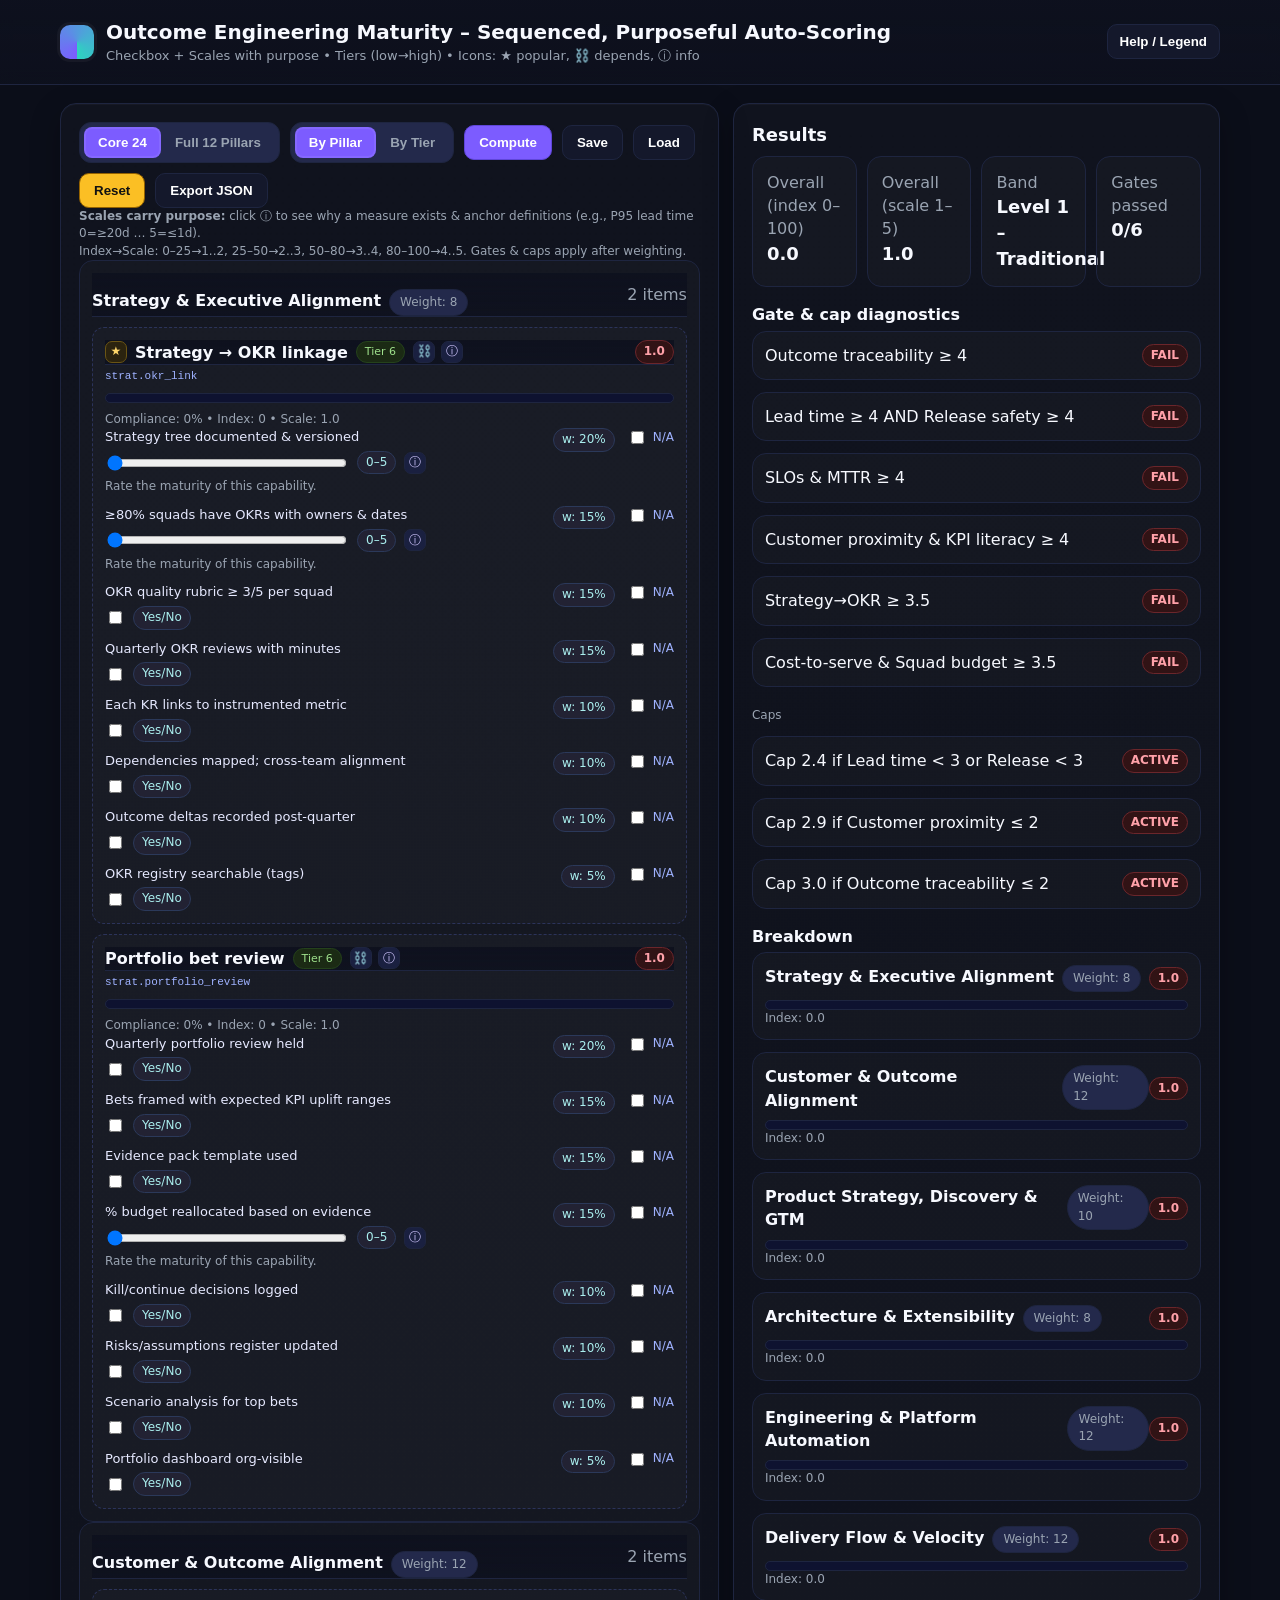
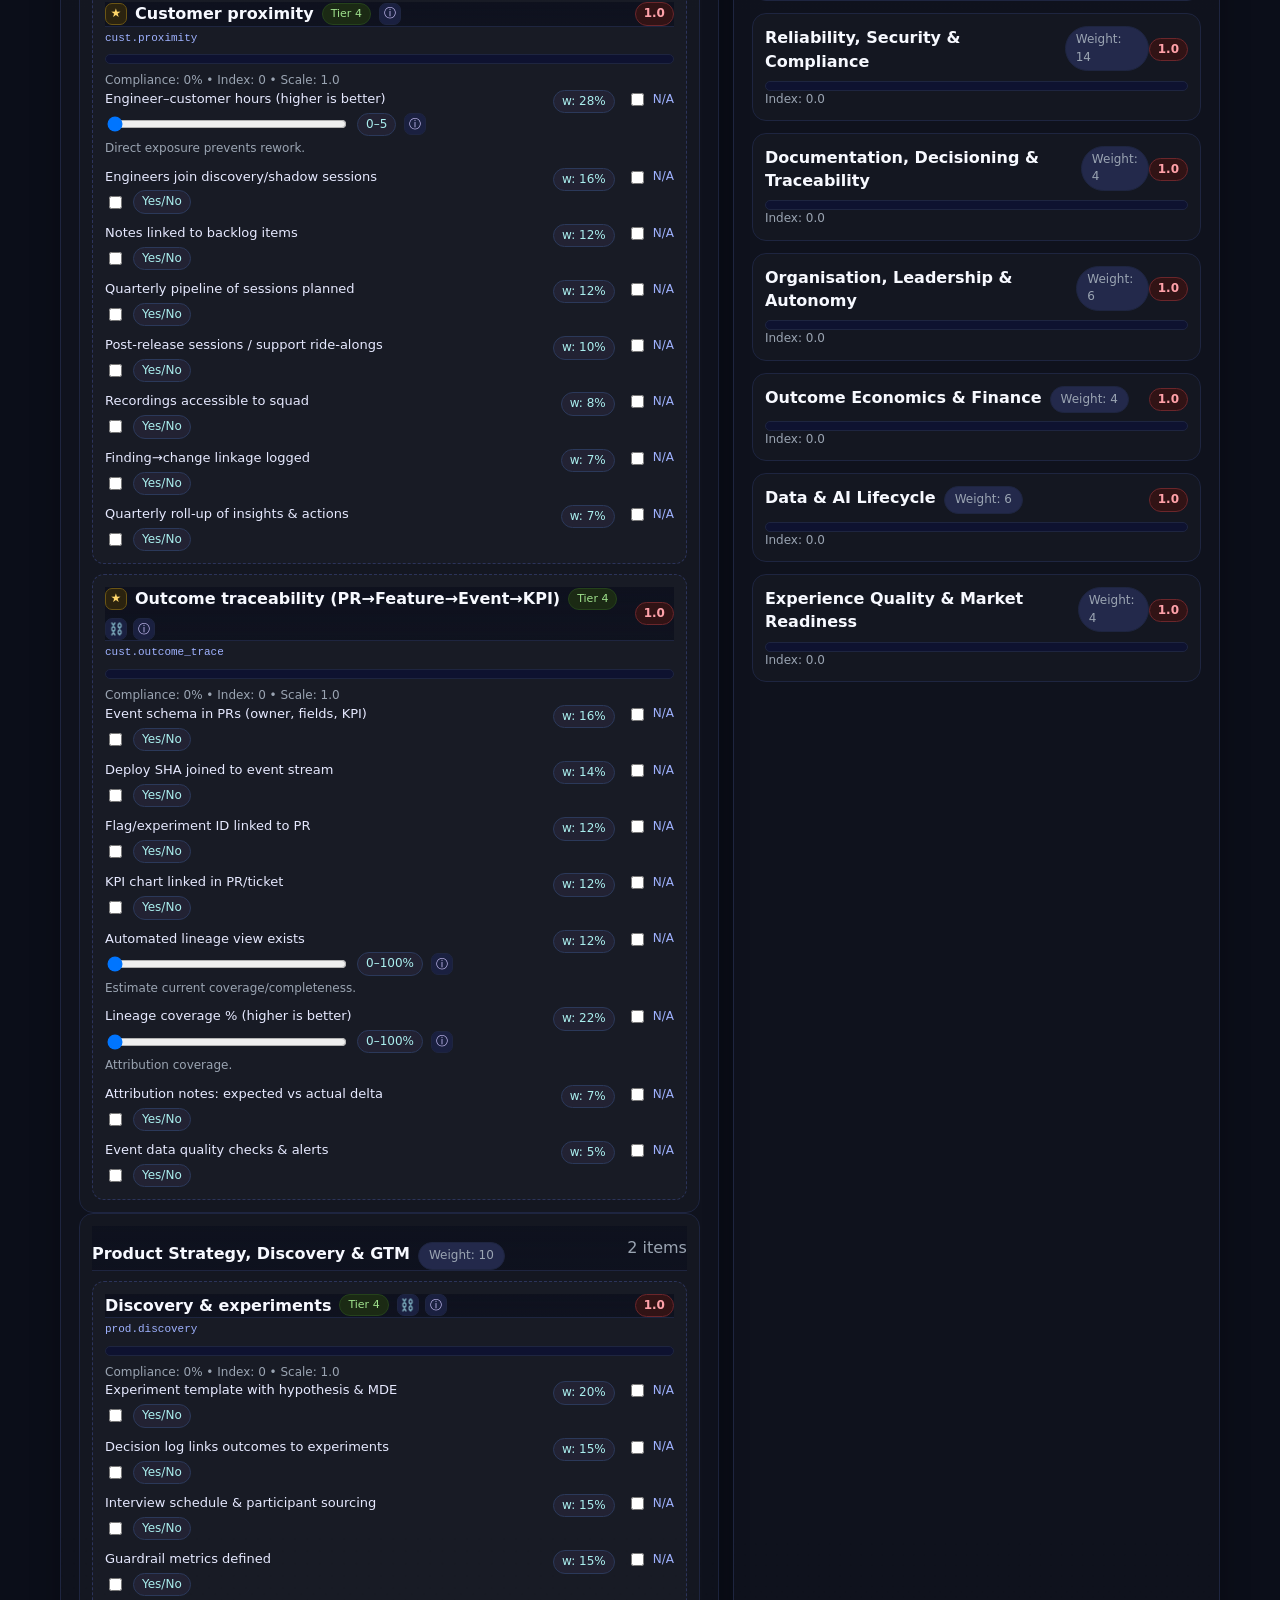
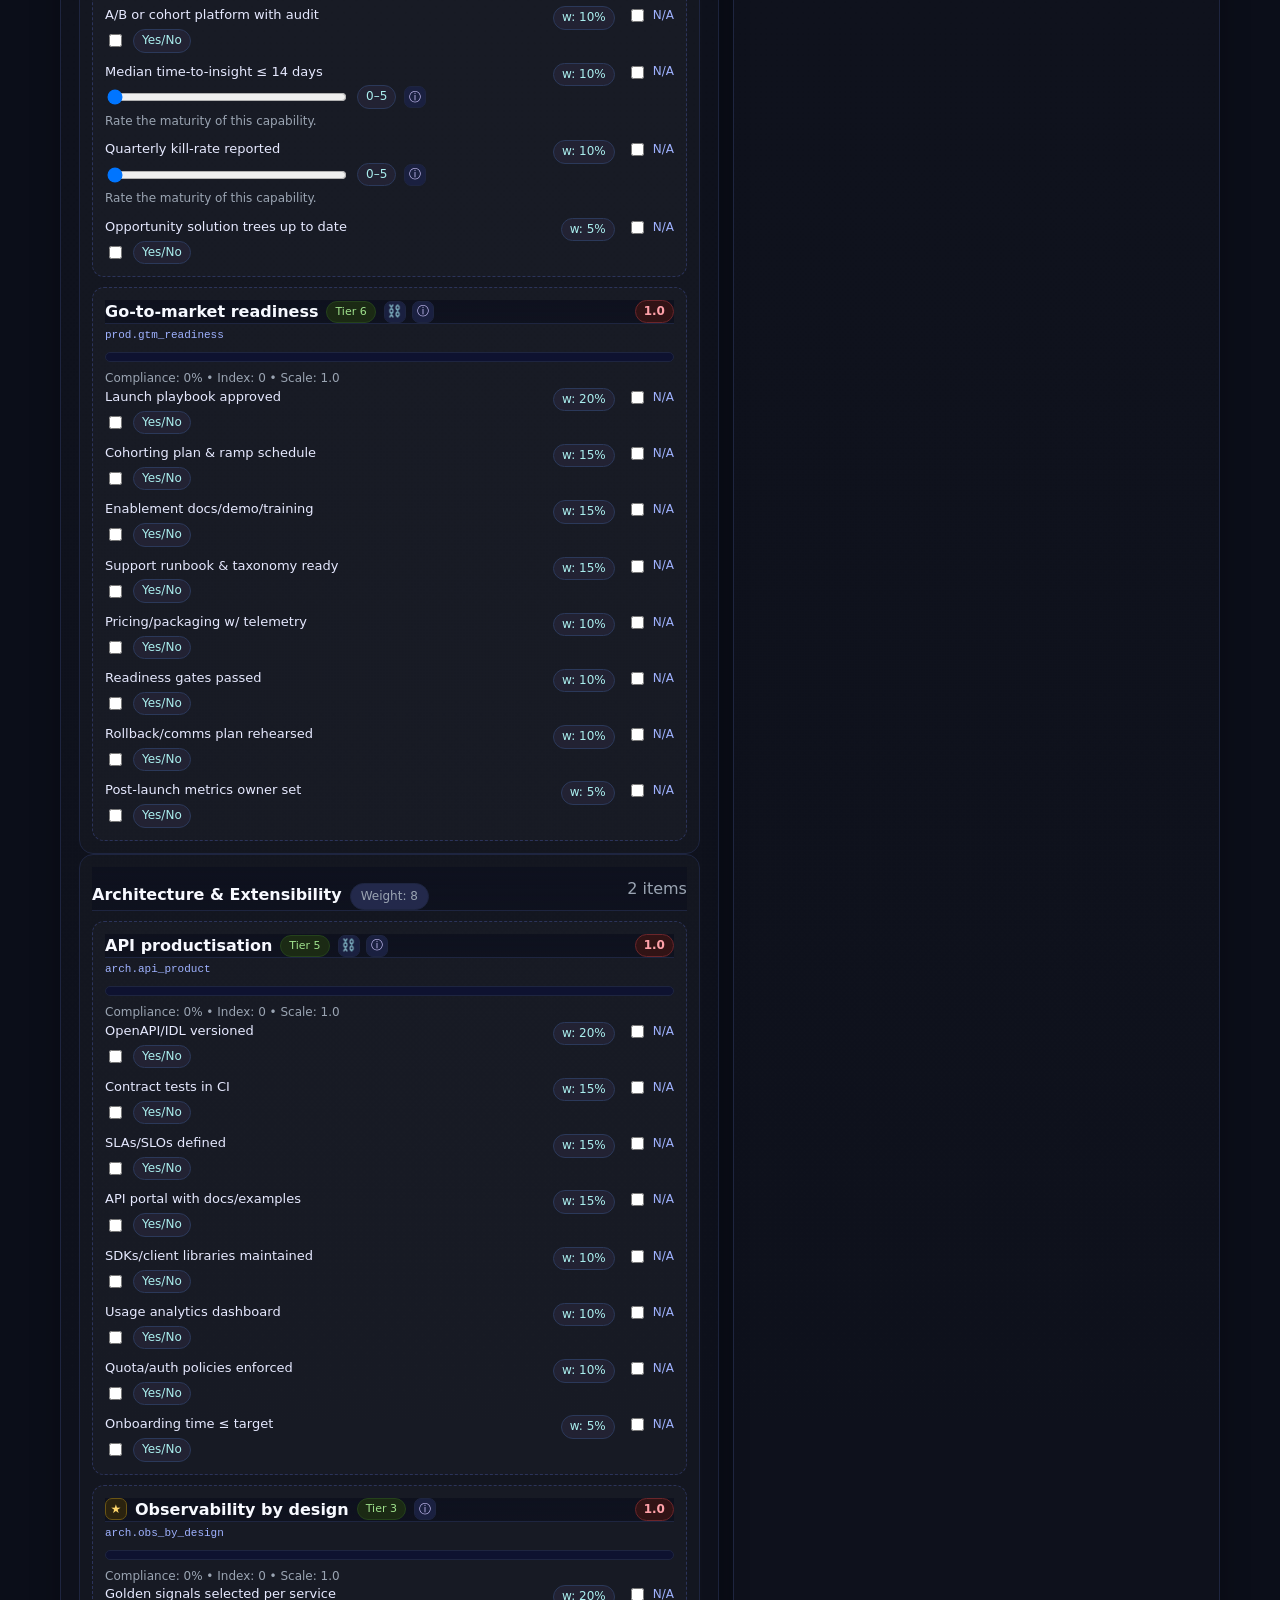
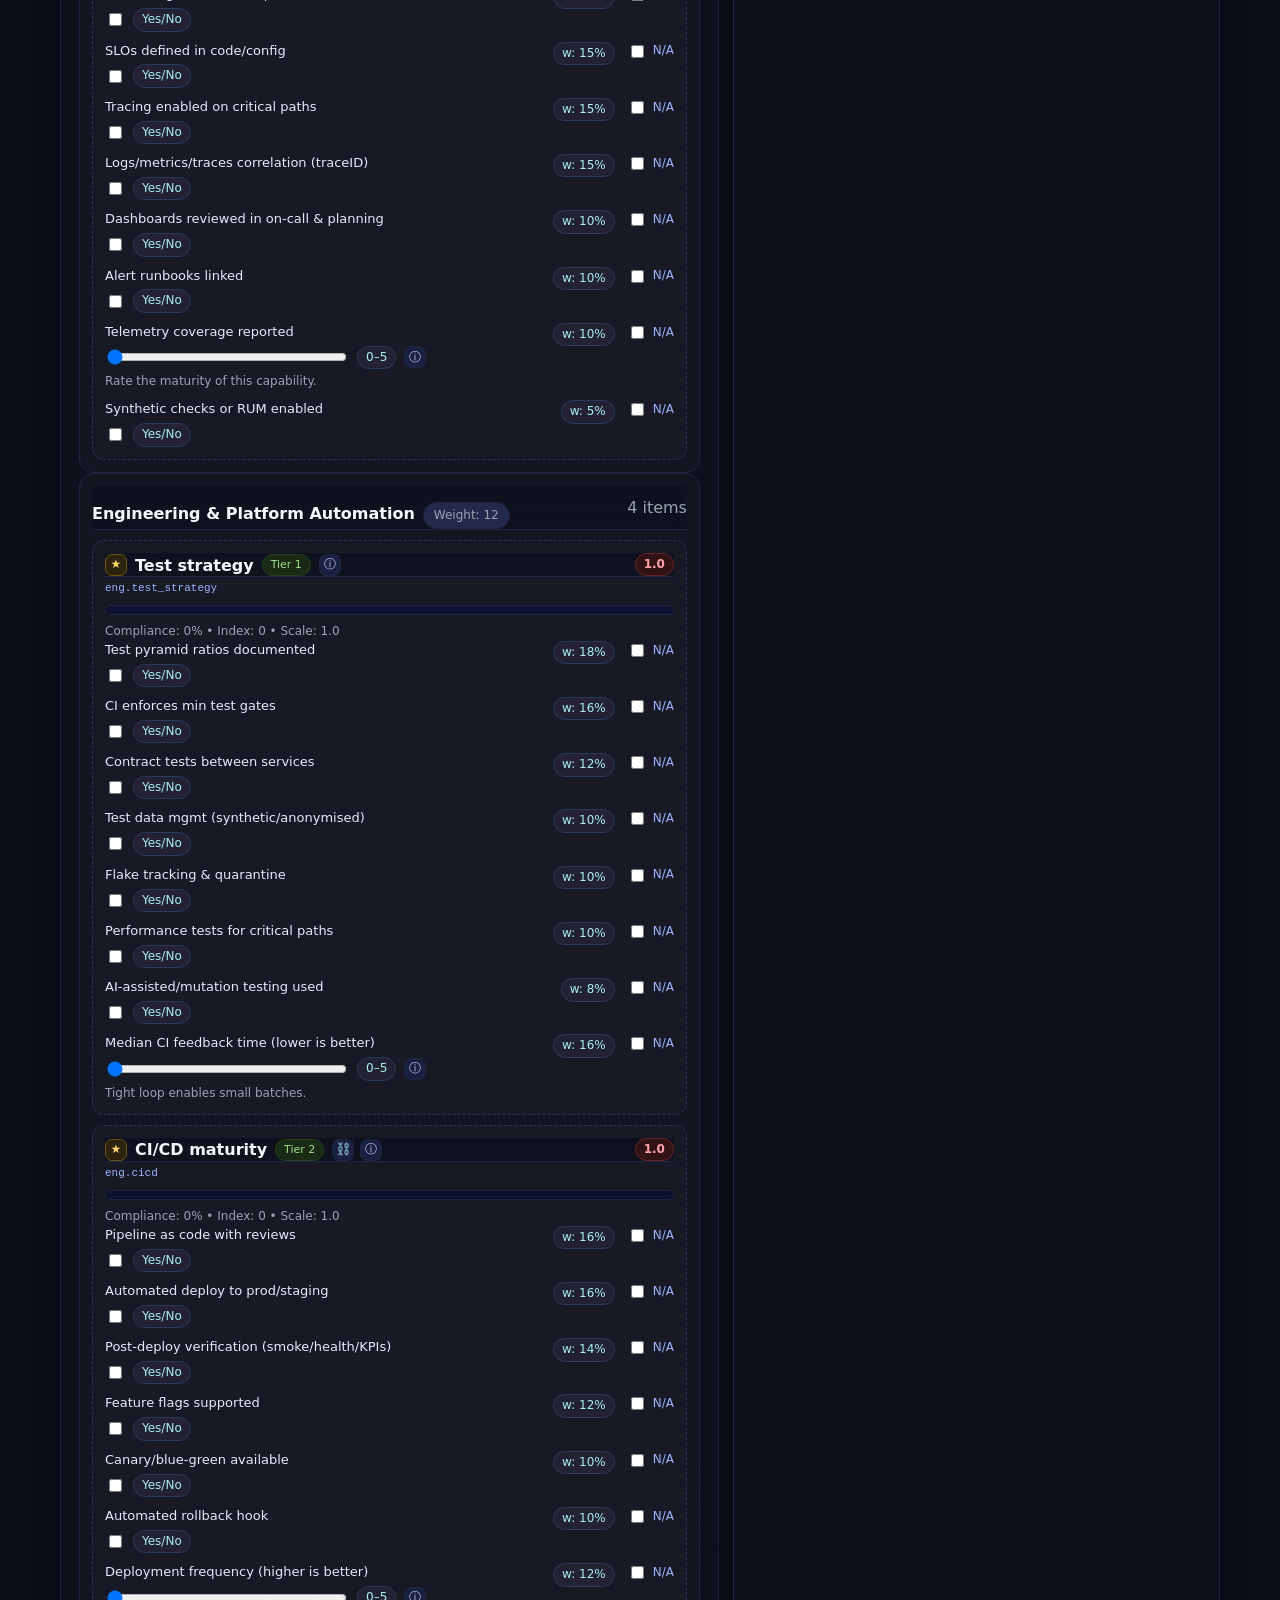
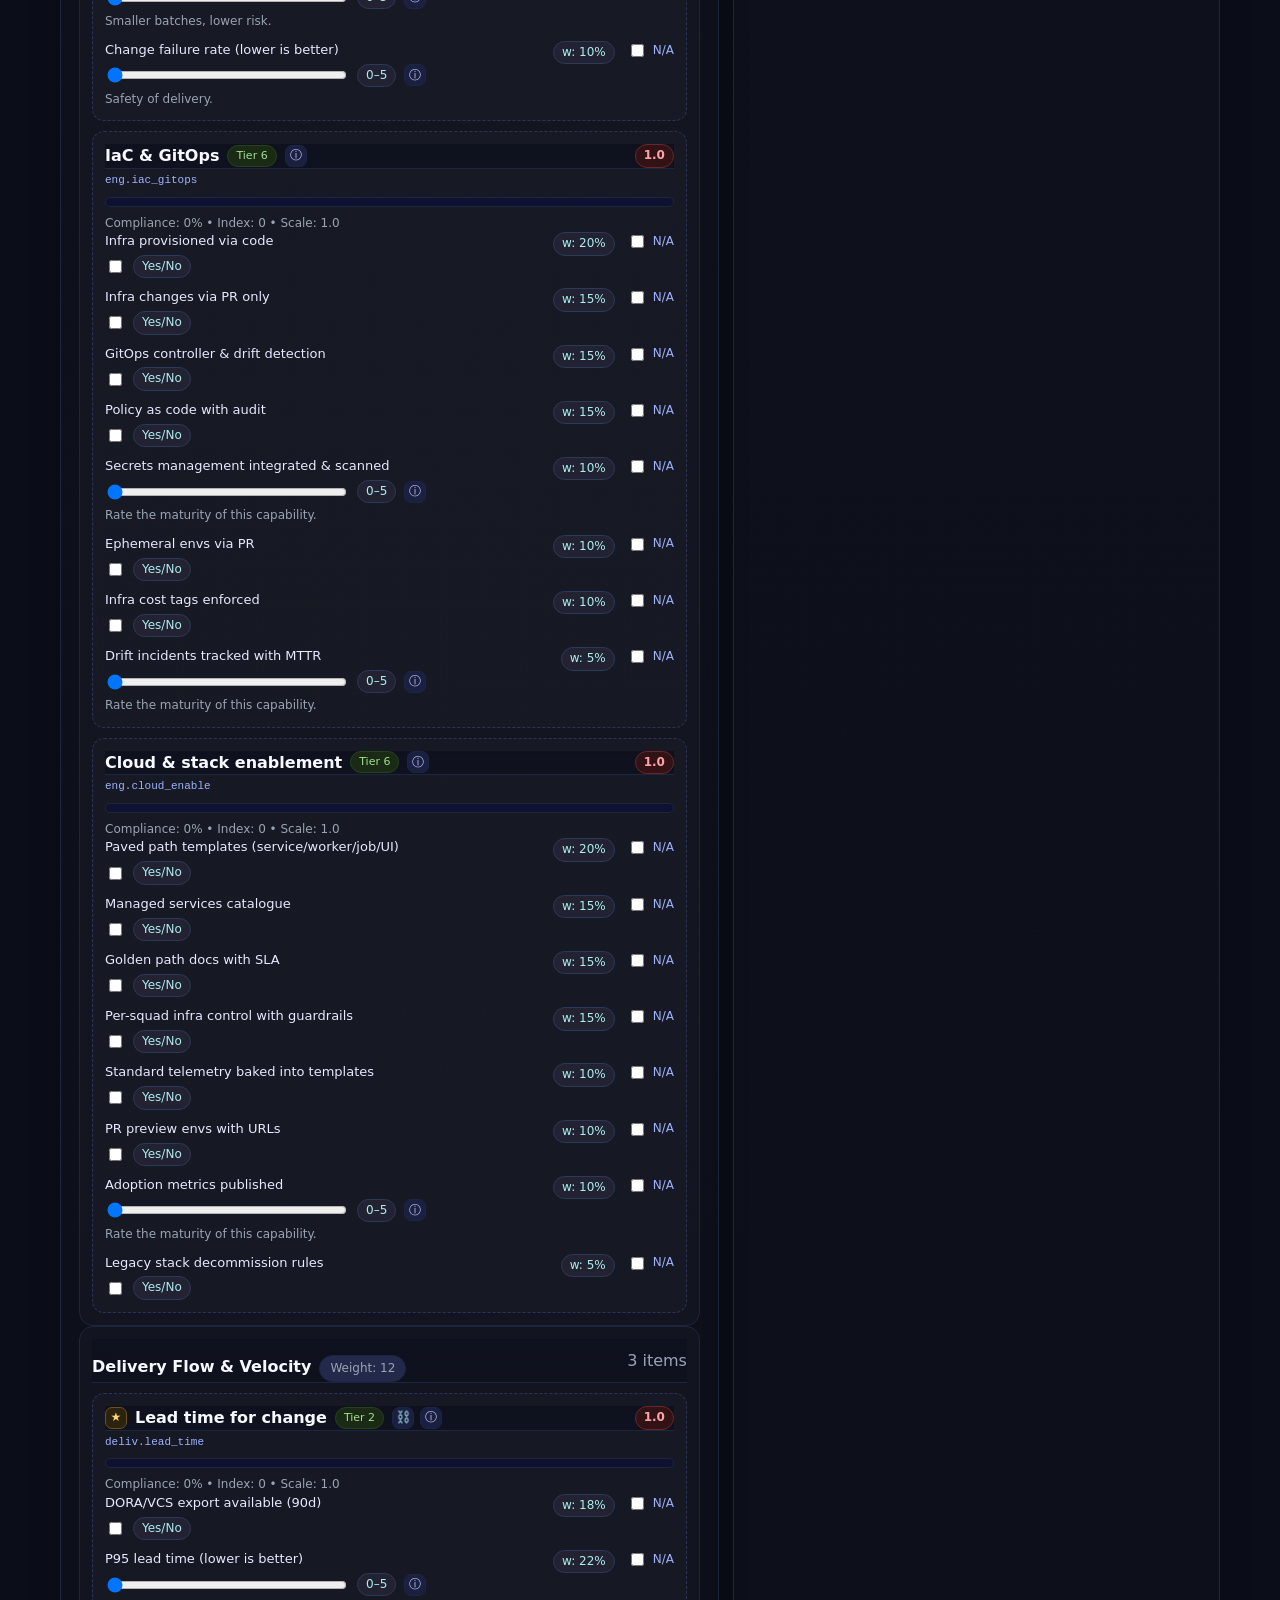
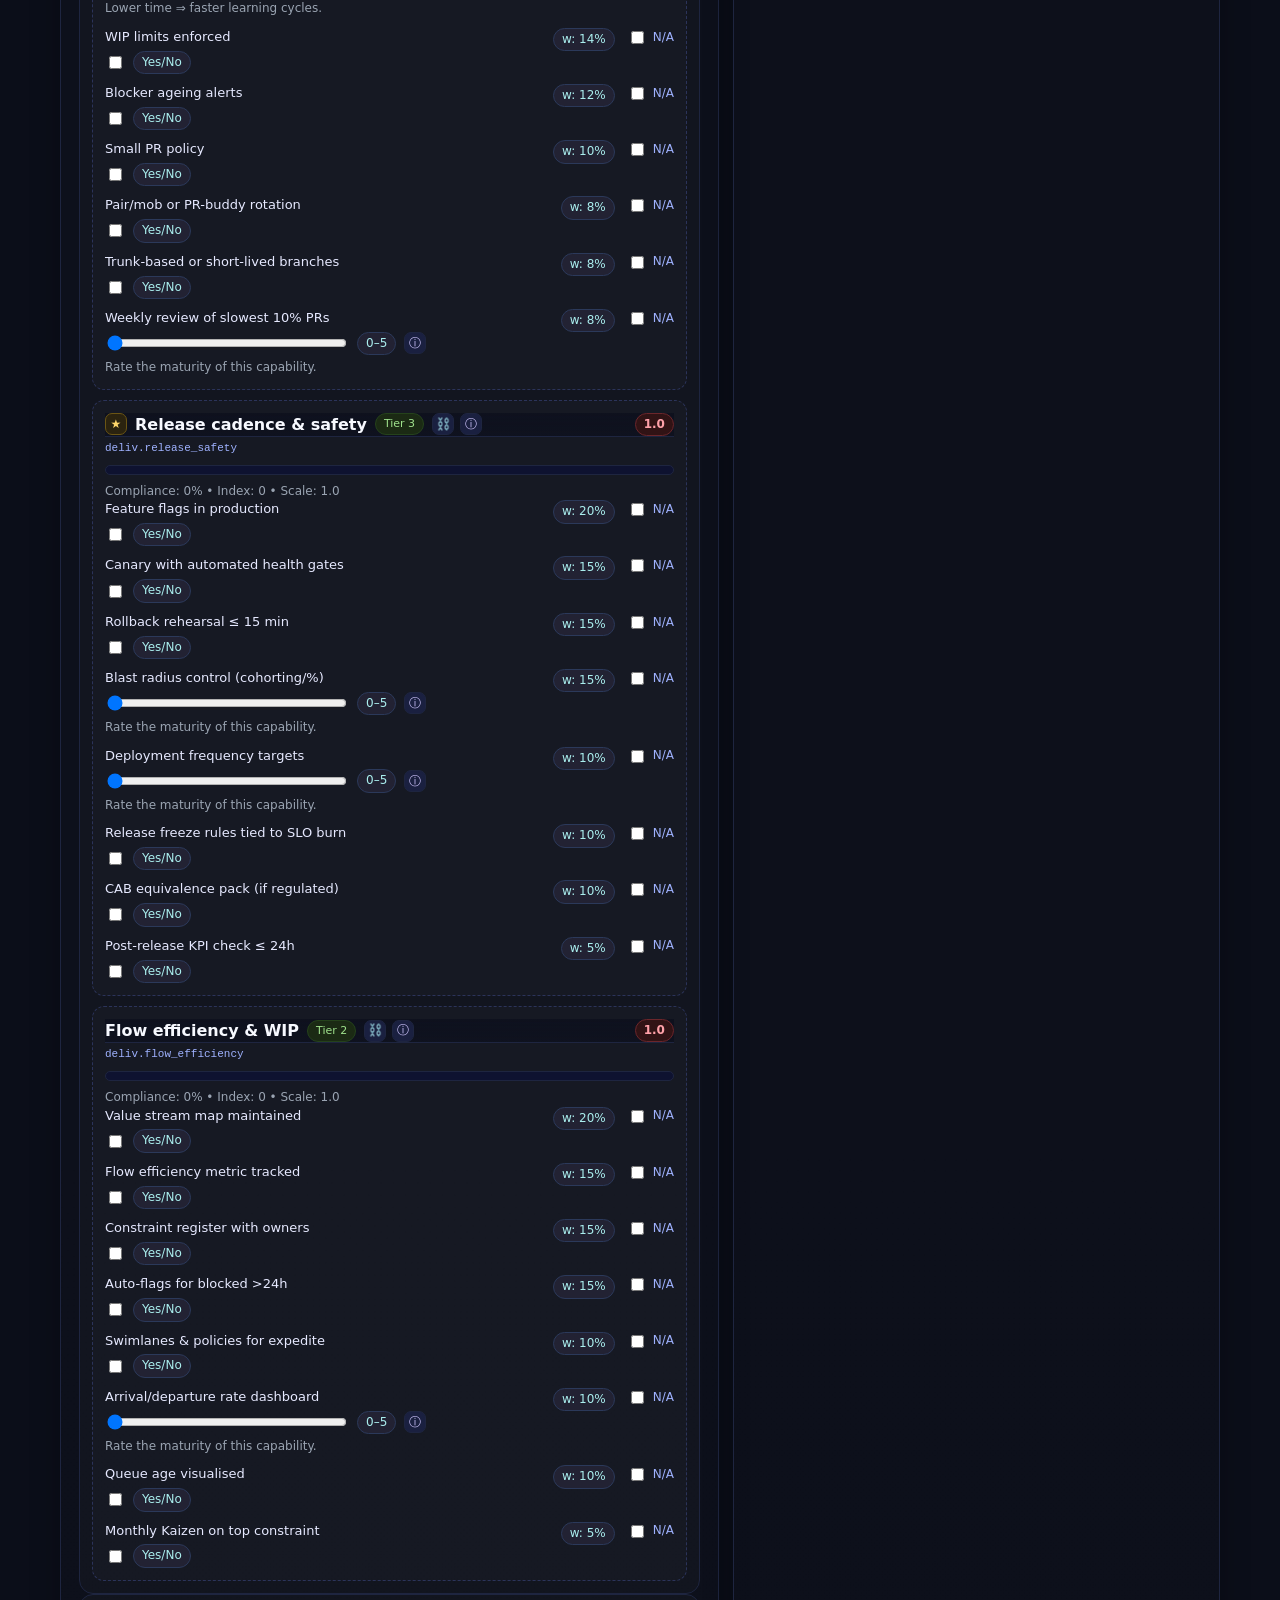
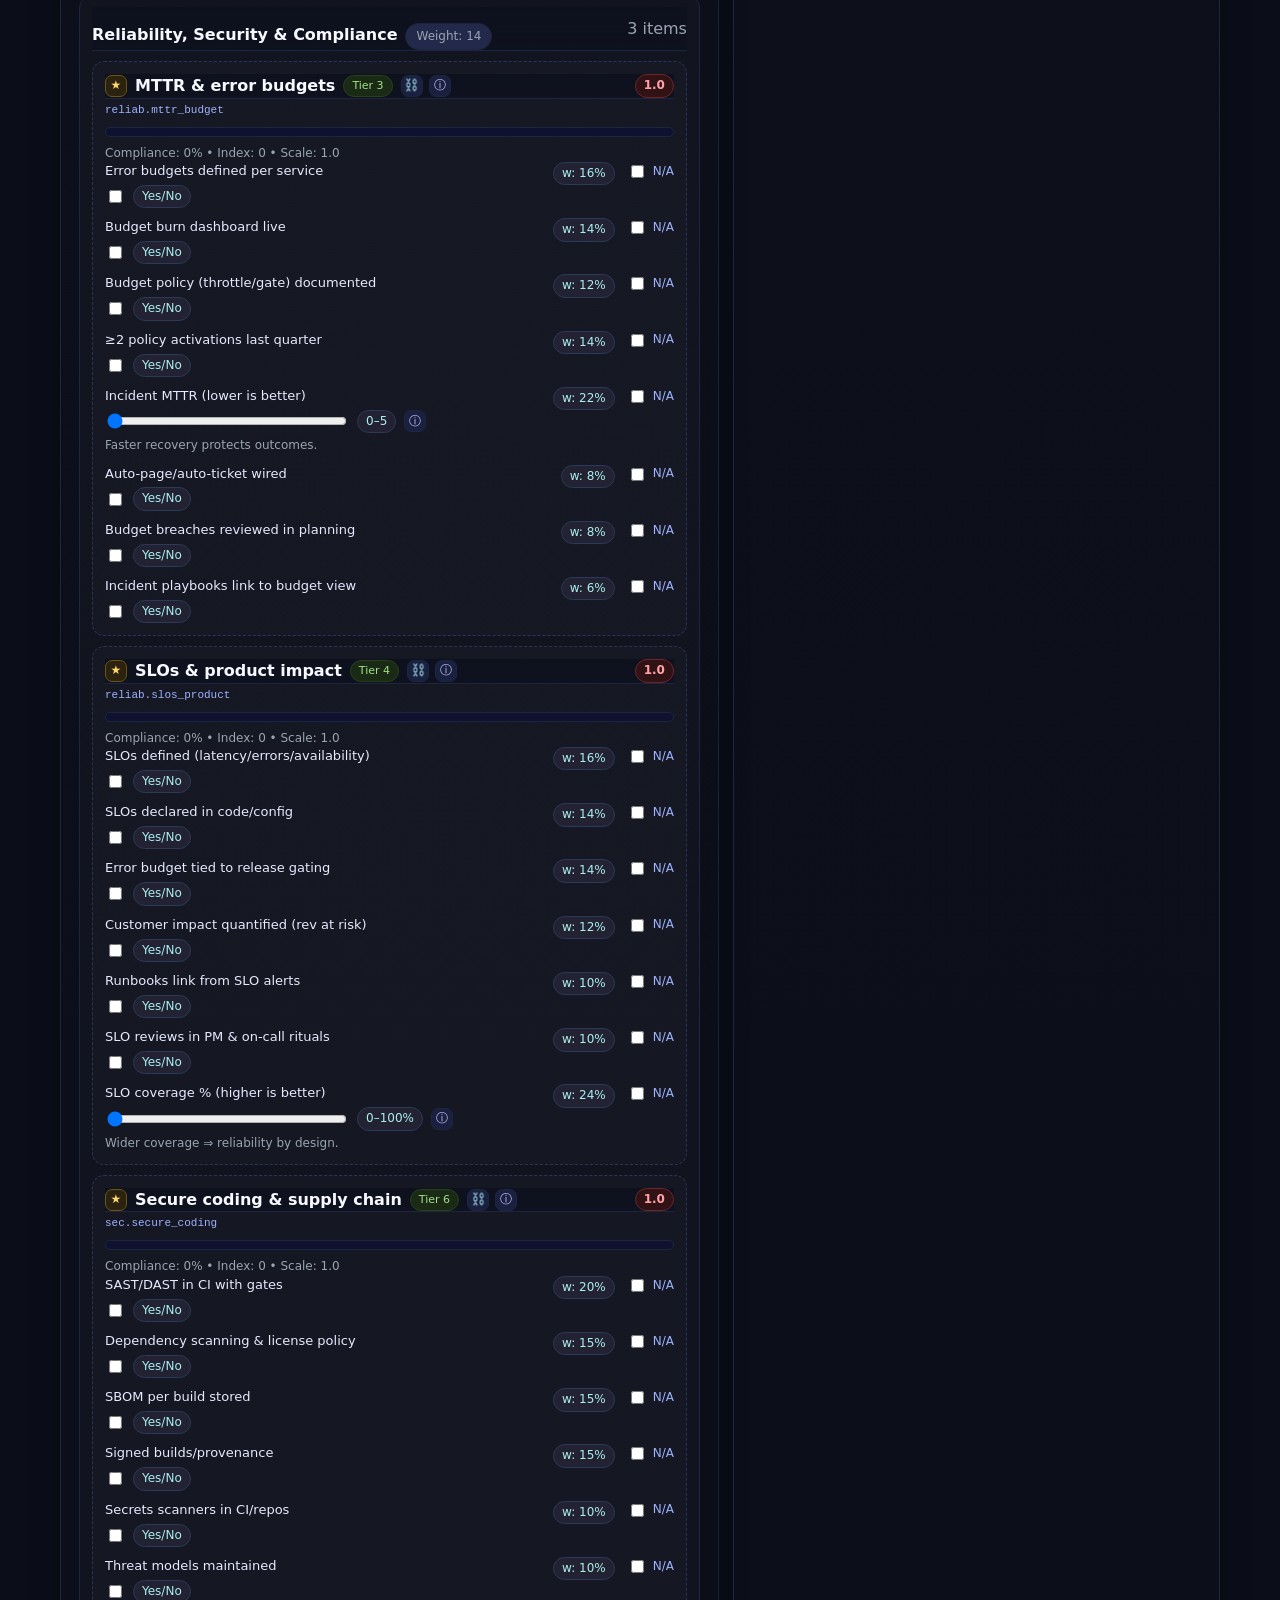
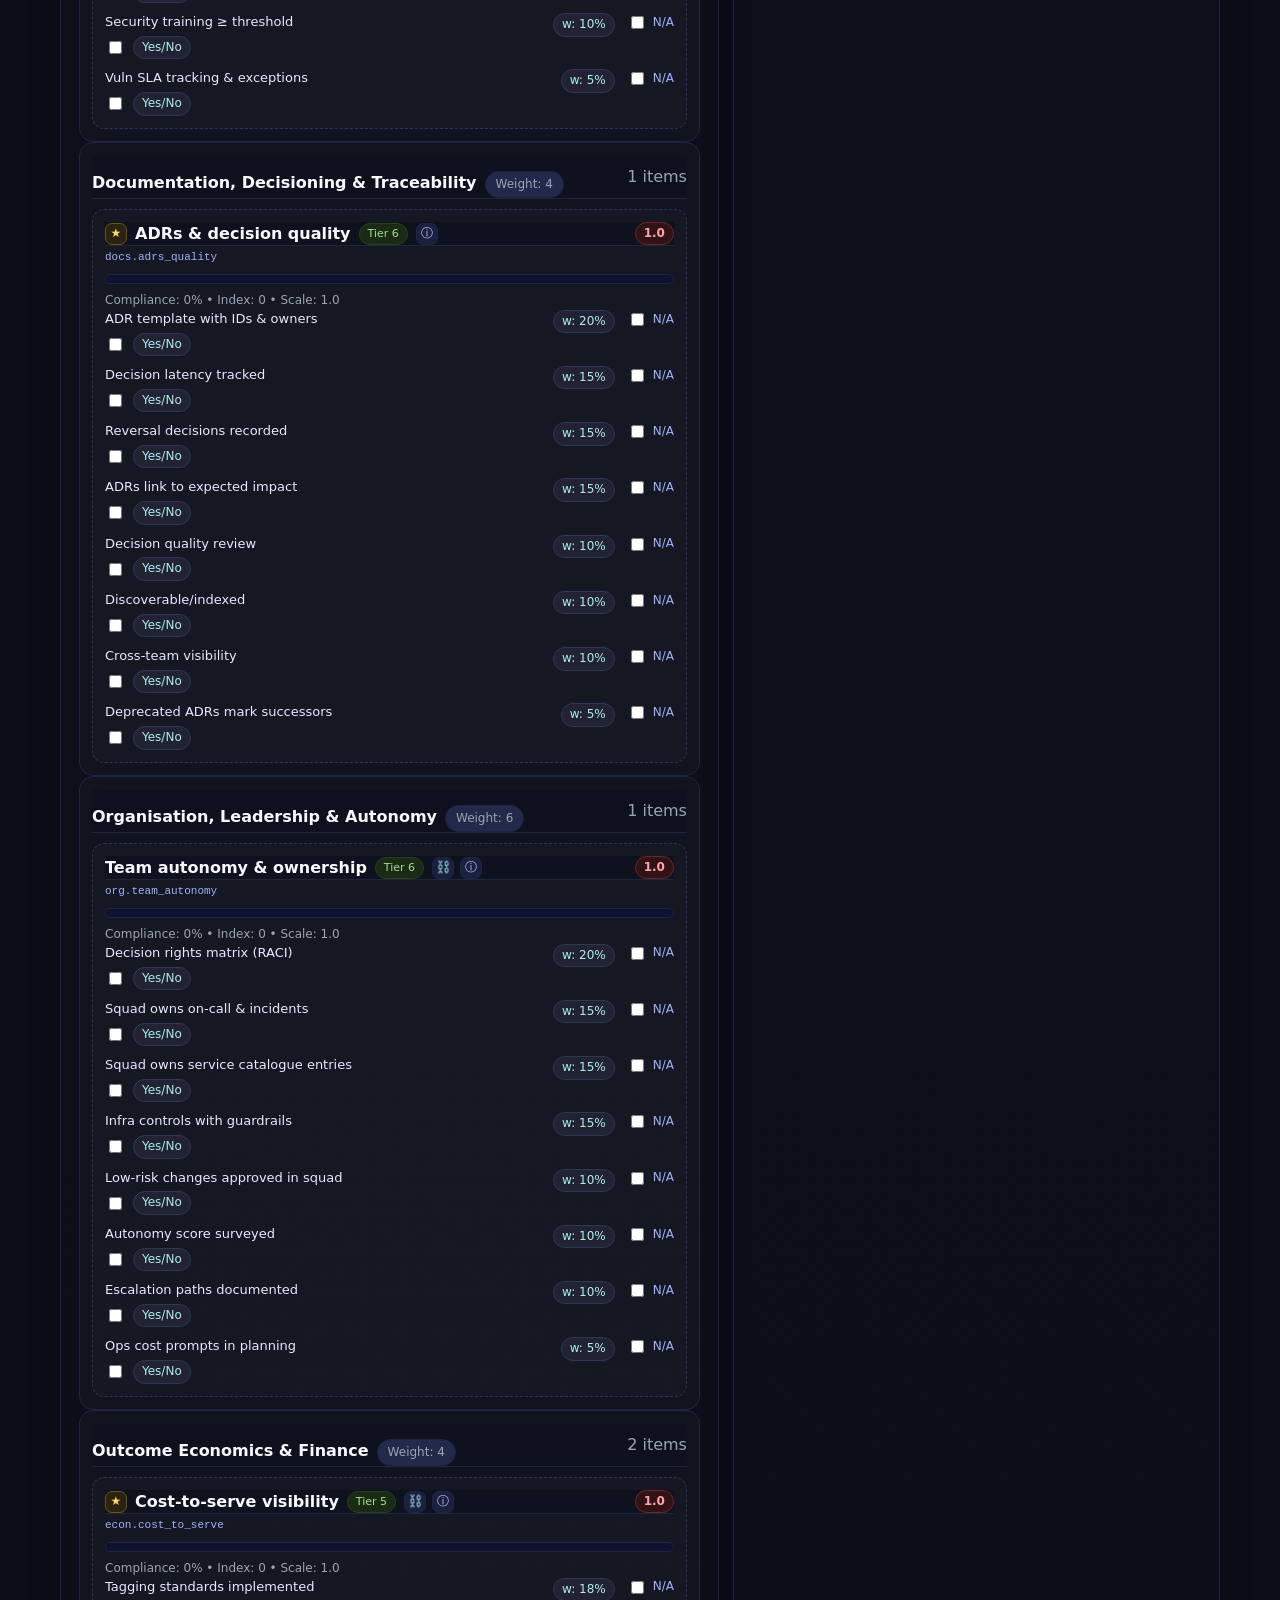
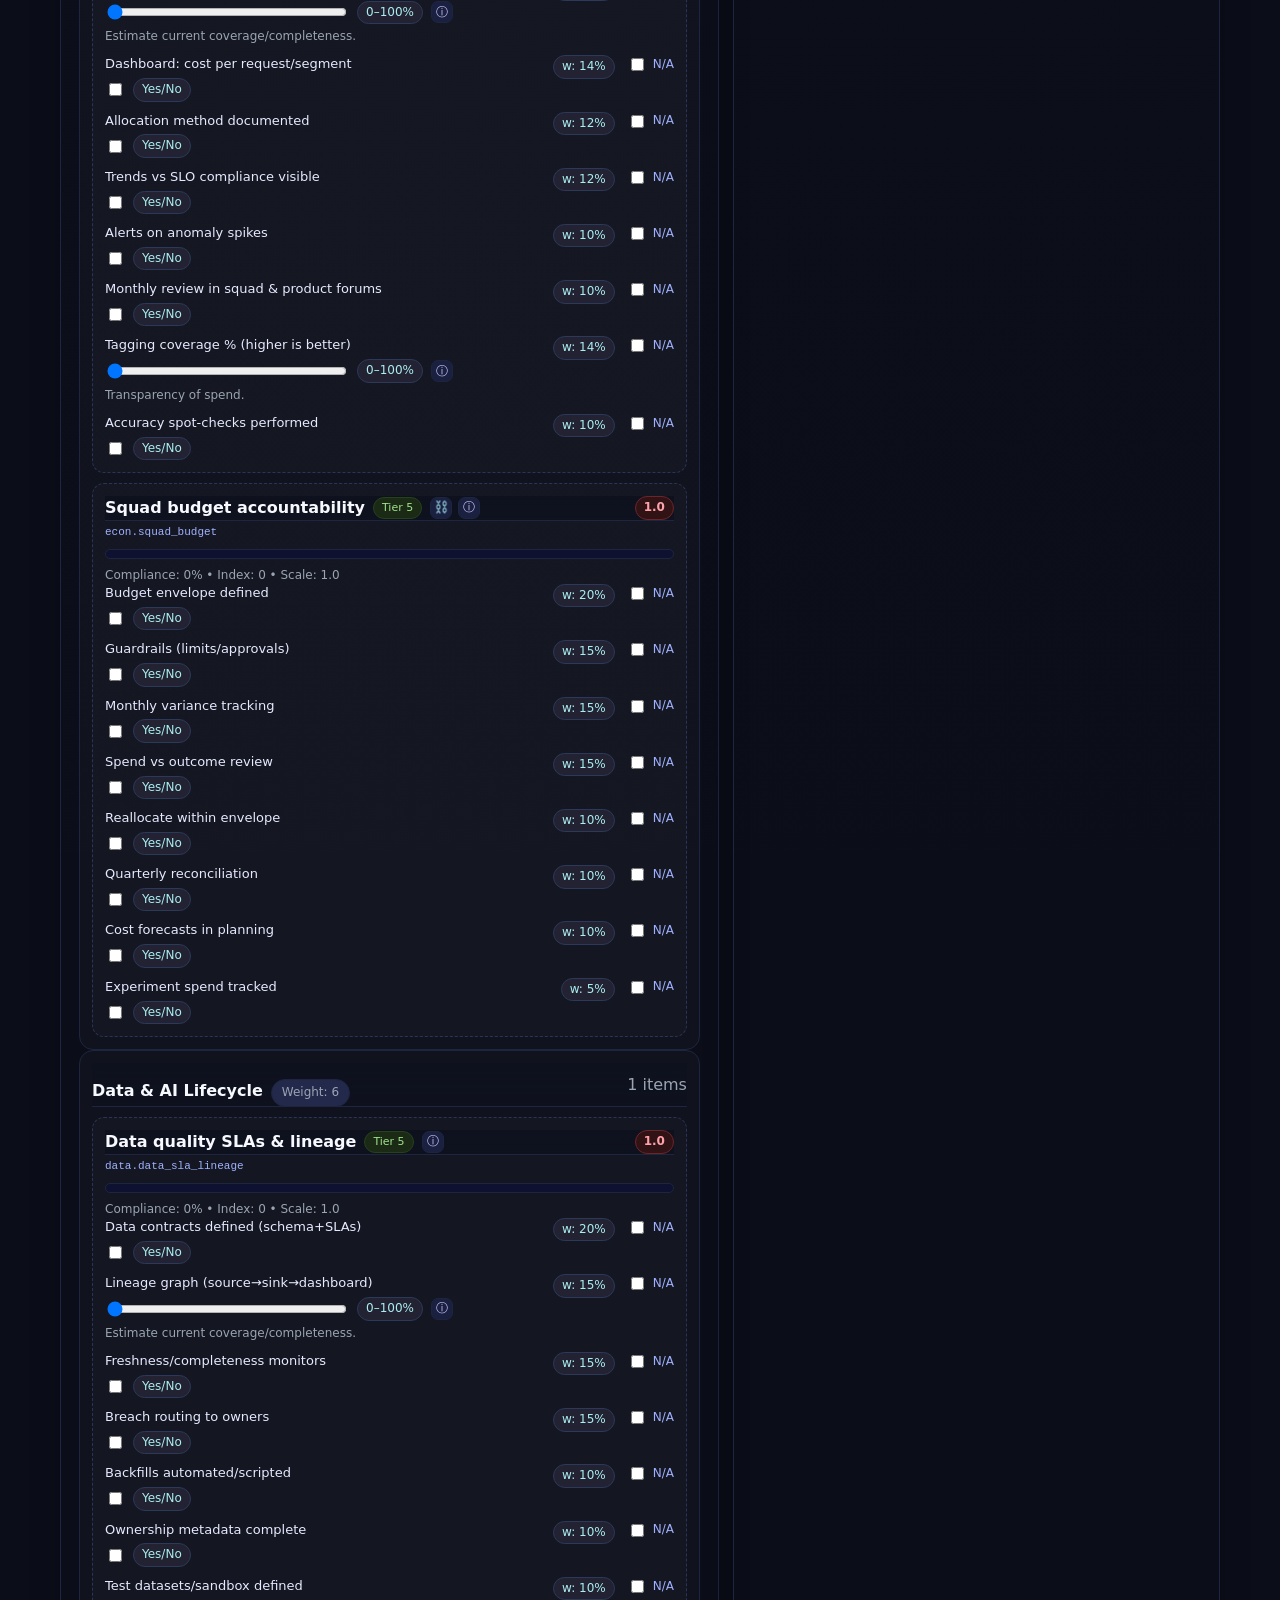
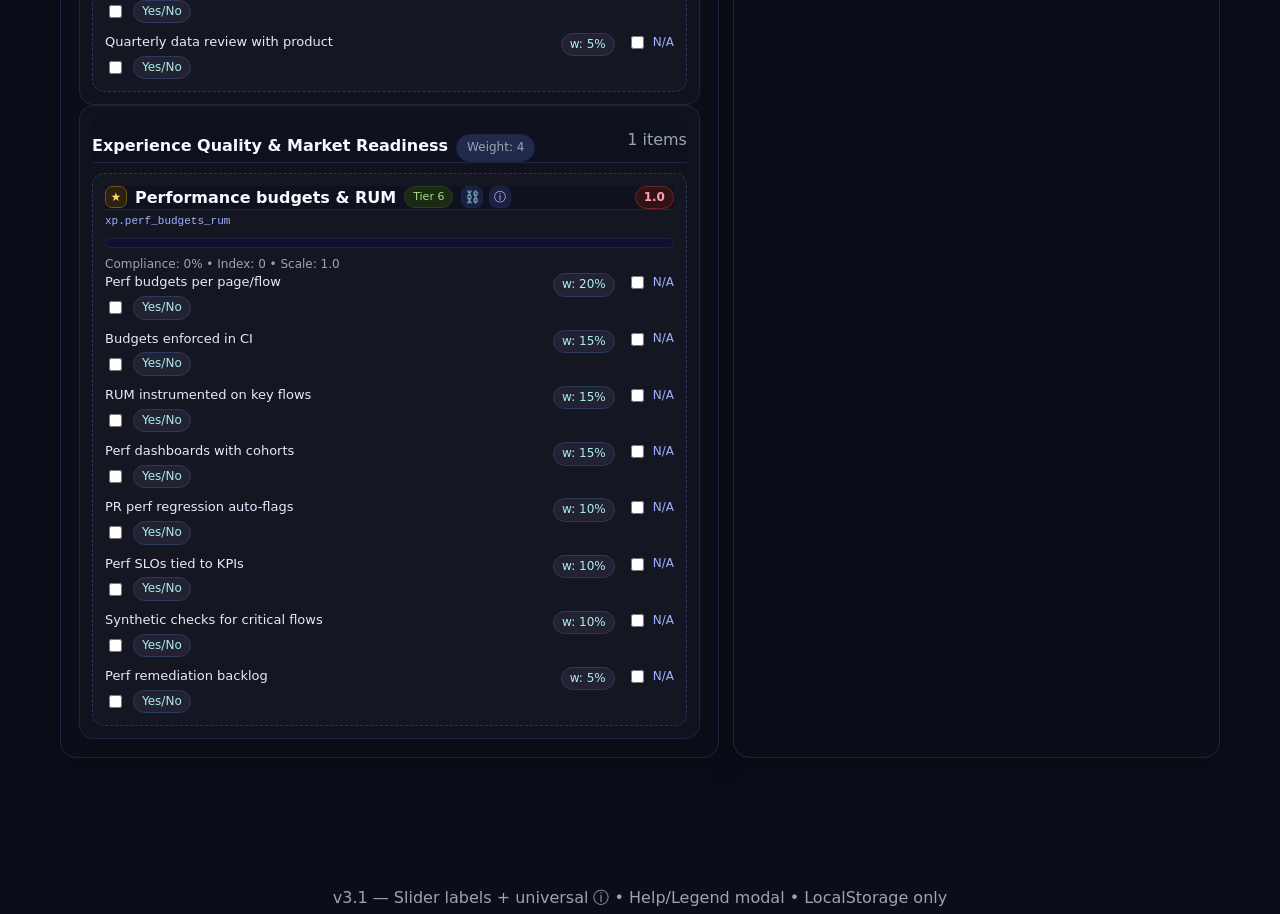
<file: Assessment.html>
<!DOCTYPE html>
<html lang="en">
<head>
<meta charset="utf-8" />
<meta name="viewport" content="width=device-width, initial-scale=1" />
<title>Outcome Engineering Maturity – Sequenced, Purposeful Auto-Scoring</title>
<style>
  :root{
    --bg:#0f1220;--panel:#14182b;--muted:#9aa4b2;--text:#f7f9ff;
    --brand:#7c5cff;--brand-2:#2dd4bf;--red:#ff6b6b;--amber:#fbbf24;--green:#22c55e;
    --line:#1e2540;--chip:#23294b;--overlay:#0b0f22cc;
  }
  *{box-sizing:border-box}
  body{margin:0;font:16px/1.45 system-ui,-apple-system,Segoe UI,Roboto,Inter,Arial,sans-serif;color:var(--text);
    background:radial-gradient(60rem 60rem at 10% -10%,#1a1f36,#0b0e19 70%),var(--bg)}
  header{position:sticky;top:0;z-index:8;background:linear-gradient(180deg,rgba(14,17,30,.9),rgba(14,17,30,.6)),rgba(14,17,30,.6);
    backdrop-filter:blur(8px);border-bottom:1px solid var(--line)}
  .wrap{max-width:1200px;margin:0 auto;padding:18px 20px}
  .brand{display:flex;gap:12px;align-items:center;justify-content:space-between}
  .brand-left{display:flex;gap:12px;align-items:center}
  .logo{width:34px;height:34px;border-radius:10px;background:conic-gradient(from 180deg,var(--brand),var(--brand-2));box-shadow:0 0 0 3px #ffffff0a}
  h1{margin:0;font-size:20px}
  .sub{color:var(--muted);font-size:13px}
  .help-btn{border:1px solid var(--line);background:var(--panel);color:#fff;padding:9px 12px;border-radius:10px;cursor:pointer;font-weight:700}
  .help-btn:hover{background:#1a1f3e}
  main{max-width:1200px;margin:18px auto;padding:0 20px 80px}
  .card{background:linear-gradient(180deg,rgba(255,255,255,.02),rgba(255,255,255,0));border:1px solid var(--line);border-radius:16px;padding:18px;box-shadow:0 10px 30px rgba(0,0,0,.25),inset 0 1px 0 rgba(255,255,255,.03)}
  .toolbar{display:flex;flex-wrap:wrap;gap:10px;align-items:center}
  .seg{display:inline-flex;padding:4px;background:var(--chip);border-radius:12px;border:1px solid var(--line)}
  .seg button{border:0;background:transparent;color:var(--muted);padding:8px 14px;border-radius:8px;cursor:pointer;font-weight:600}
  .seg button.active{background:var(--brand);color:#fff;box-shadow:0 0 0 2px #ffffff12 inset}
  .btn{border:1px solid var(--line);background:var(--panel);color:#fff;padding:9px 14px;border-radius:10px;cursor:pointer;font-weight:600}
  .btn.primary{background:var(--brand);border-color:#5f46d9}
  .btn.warn{background:var(--amber);border-color:#946200;color:#111}
  .grid{display:grid;gap:14px}
  @media (min-width:1100px){ .grid-cols-3{grid-template-columns:1.15fr .85fr} }
  .pill{display:inline-flex;gap:8px;align-items:center;padding:4px 10px;background:var(--chip);border:1px solid var(--line);border-radius:999px;color:var(--muted);font-size:12px}
  .muted{color:var(--muted)}
  .h2{font-size:18px;margin:0 0 8px}
  .h3{font-size:16px;margin:16px 0 4px}
  .pillar-card{border:1px solid var(--line);border-radius:14px;padding:12px;background:rgba(255,255,255,.02)}
  .item{border:1px dashed #2b335a;border-radius:12px;padding:12px;background:rgba(255,255,255,.02);margin-top:10px}
  .item header{display:flex;justify-content:space-between;align-items:center;gap:8px}
  .titleWrap{display:flex;align-items:center;gap:8px;flex-wrap:wrap}
  .icons{display:flex;gap:6px;align-items:center}
  .ico{display:inline-flex;align-items:center;justify-content:center;width:22px;height:22px;border-radius:7px;
    background:#1a2040;border:1px solid var(--line);color:#cfe;cursor:pointer;font-size:12px}
  .ico.star{color:#ffd76b;background:#2b230f;border-color:#6b5514}
  .ico.chain{color:#9fd7ff}
  .ico.info{color:#d1c7ff}
  .score-badge{padding:2px 8px;border-radius:999px;font-weight:700;font-size:12px;border:1px solid var(--line)}
  .score-good{background:#0f2f1b;color:#7ef39a;border-color:#135d34}
  .score-warn{background:#2f2a0f;color:#ffd977;border-color:#6b5514}
  .score-bad{background:#311315;color:#ffa1a9;border-color:#6b262b}
  .progress{width:100%;height:10px;border-radius:999px;background:#0e1230;border:1px solid var(--line);overflow:hidden}
  .bar{height:100%;background:linear-gradient(90deg,var(--brand),var(--brand-2));width:0%}
  .checks{display:grid;gap:10px}
  .row{display:flex;gap:12px;align-items:flex-start;flex-wrap:wrap}
  .field{display:flex;flex-direction:column;gap:4px;min-width:280px;flex:1}
  .field label{font-size:13px;color:#e6e9ff}
  .chip{padding:2px 8px;border-radius:999px;background:#223;color:#aee;border:1px solid #2b395a;font-size:12px}
  .tiny{font-size:12px;color:var(--muted)}
  input[type="range"]{width:240px}
  .na{display:flex;align-items:center;gap:6px;font-size:12px;color:#9fb2ff}
  .kpis{display:grid;grid-template-columns:repeat(4,minmax(0,1fr));gap:10px}
  .kpi{border:1px solid var(--line);border-radius:14px;padding:14px;background:rgba(255,255,255,.02)}
  .kpi strong{font-size:18px}
  .tierTag{background:#1b2a14;border:1px solid #25421b;color:#9fe18c;padding:2px 8px;border-radius:999px;font-size:11px}
  .deck{display:grid;gap:12px}
  /* modal */
  .overlay{position:fixed;inset:0;background:var(--overlay);display:none;z-index:20;align-items:center;justify-content:center;padding:20px}
  .modal{max-width:820px;width:100%;background:#0f142b;border:1px solid var(--line);border-radius:14px;box-shadow:0 20px 60px #0009}
  .modal header{display:flex;justify-content:space-between;align-items:center;padding:14px 16px;border-bottom:1px solid var(--line)}
  .modal .content{padding:16px;max-height:72vh;overflow:auto}
  .x{cursor:pointer;border:1px solid var(--line);border-radius:8px;padding:4px 8px;background:#1b2040}
  .bul{margin:8px 0 0 16px;color:#cfe}
  .bul li{margin:4px 0}
</style>
</head>
<body>
<header>
  <div class="wrap brand">
    <div class="brand-left">
      <div class="logo" aria-hidden="true"></div>
      <div>
        <h1>Outcome Engineering Maturity – Sequenced, Purposeful Auto-Scoring</h1>
        <div class="sub">Checkbox + Scales with purpose • Tiers (low→high) • Icons: ★ popular, ⛓️ depends, ⓘ info</div>
      </div>
    </div>
    <button id="btnHelp" class="help-btn" aria-label="Open help and legend">Help / Legend</button>
  </div>
</header>

<main class="grid grid-cols-3">
  <section class="card">
    <div class="toolbar">
      <div class="seg" role="tablist" aria-label="Module selector">
        <button id="btnCore" class="active" aria-selected="true">Core 24</button>
        <button id="btnFull" aria-selected="false">Full 12 Pillars</button>
      </div>
      <div class="seg" role="tablist" aria-label="View selector">
        <button id="btnViewPillar" class="active" aria-selected="true">By Pillar</button>
        <button id="btnViewTier" aria-selected="false">By Tier</button>
      </div>
      <button class="btn primary" id="btnCompute">Compute</button>
      <button class="btn" id="btnSave">Save</button>
      <button class="btn" id="btnLoad">Load</button>
      <button class="btn warn" id="btnReset">Reset</button>
      <button class="btn" id="btnExport">Export JSON</button>
    </div>

    <div class="section tiny">
      <b>Scales carry purpose:</b> click ⓘ to see why a measure exists & anchor definitions (e.g., P95 lead time 0=≥20d … 5=≤1d).
      <br/>Index→Scale: 0–25→1..2, 25–50→2..3, 50–80→3..4, 80–100→4..5. Gates & caps apply after weighting.
    </div>

    <div id="formArea" class="section"></div>
  </section>

  <aside class="card">
    <h2 class="h2">Results</h2>
    <div class="kpis">
      <div class="kpi"><div class="muted">Overall (index 0–100)</div><strong id="overallIndex">—</strong></div>
      <div class="kpi"><div class="muted">Overall (scale 1–5)</div><strong id="overallScale">—</strong></div>
      <div class="kpi"><div class="muted">Band</div><strong id="overallBand">—</strong></div>
      <div class="kpi"><div class="muted">Gates passed</div><strong id="gatesPassed">—</strong></div>
    </div>

    <div class="section">
      <h3 class="h3">Gate & cap diagnostics</h3>
      <div id="gateList" class="deck"></div>
    </div>

    <div class="section">
      <h3 class="h3">Breakdown</h3>
      <div id="pillarBreakdown" class="deck"></div>
    </div>
  </aside>
</main>

<!-- Modal -->
<div class="overlay" id="overlay">
  <div class="modal">
    <header><strong id="modalTitle">Details</strong><button class="x" id="modalClose">Close</button></header>
    <div class="content" id="modalContent"></div>
  </div>
</div>

<footer class="wrap muted" style="text-align:center;margin-top:30px">v3.1 — Slider labels + universal ⓘ • Help/Legend modal • LocalStorage only</footer>

<script>
/* ==========================================================
   SCALE CATALOG — purpose + anchors (incl. generic fallbacks)
   ========================================================== */
const SCALE_CATALOG = {
  p95_lead_time:{label:"P95 Lead Time",purpose:"Shorten idea→production to tighten feedback loops.",anchors:["0 = ≥20 days","1 = ~15 days","2 = ~10 days","3 = ~5 days","4 = ~2 days","5 = ≤1 day"]},
  deploy_frequency:{label:"Deployment Frequency",purpose:"Increase safe delivery cadence to reduce batch size.",anchors:["0 = Monthly","1 = Bi-weekly","2 = Weekly","3 = 2–3×/week","4 = Daily","5 = Hourly"]},
  change_failure_rate:{label:"Change Failure Rate",purpose:"Ship safely by reducing incidents per deployment.",anchors:["0 = ≥40%","2 = ~25%","3 = ~15%","4 = ~8%","5 = ≤5% (↑ is better)"]},
  ci_feedback_time:{label:"CI Feedback Time",purpose:"Tighten developer loop to enable small, frequent changes.",anchors:["0 = ≥60m","1 = 45m","2 = 30m","3 = 20m","4 = 15m","5 = ≤10m"]},
  mttr_scale:{label:"MTTR",purpose:"Recover fast to protect user outcomes & error budgets.",anchors:["0 = ≥2 days","2 = ~8h","3 = ~2h","4 = ~45m","5 = ≤15m"]},
  slo_coverage_pct:{label:"SLO Coverage %",purpose:"Ensure reliability is defined where it matters.",anchors:["0–100% of services with SLOs"]},
  lineage_coverage_pct:{label:"Outcome Lineage %",purpose:"Trace PR→Feature→Event→KPI to attribute impact.",anchors:["0–100% merged PRs with lineage"]},
  eng_cust_hours:{label:"Engineer–Customer Hours",purpose:"Bring engineers closer to users to reduce rework.",anchors:["0 = 0h/qtr","1 = 1h","2 = 2h","3 = 4h","4 = 6h","5 = ≥8h per engineer/quarter"]},
  tagging_coverage_pct:{label:"Tagging Coverage %",purpose:"Expose cost-to-serve for financial decisions.",anchors:["0–100% resources correctly tagged"]},
  /* GENERIC FALLBACKS */
  generic_0_5:{label:"Maturity (0–5)",purpose:"Rate the maturity of this capability.",anchors:["0 = Not at all","1 = Ad-hoc","2 = Emerging","3 = Defined","4 = Managed","5 = Optimised"]},
  generic_0_100:{label:"Coverage % (0–100)",purpose:"Estimate current coverage/completeness.",anchors:["0% = none → 100% = fully covered"]}
};

/* ==========================================================
   DEFAULT PURPOSE (if a parameter lacks detailed text)
   ========================================================== */
const DEFAULT_PURPOSE_BY_PREFIX = {
  strat:"Align strategy to measurable outcomes and governance.",
  cust:"Wire customer evidence and KPIs into daily work.",
  prod:"De-risk bets via discovery, prioritisation and GTM readiness.",
  arch:"Shape systems for safe change and extensibility.",
  eng:"Automate build/test/deploy and enable paved paths.",
  deliv:"Improve flow metrics and release safety.",
  reliab:"Protect user outcomes with SLOs, incidents and budgets.",
  sec:"Bake security, privacy and compliance into the lifecycle.",
  docs:"Make decisions and knowledge discoverable and auditable.",
  org:"Enable empowered, accountable, outcome-owning teams.",
  econ:"Expose costs and link spend to value outcomes.",
  data:"Ensure trustworthy data/ML with SLAs and oversight.",
  xp:"Deliver fast, inclusive experiences with feedback loops."
};

/* ==========================================================
   TIER / META — sequence, popularity, dependencies, purpose
   ========================================================== */
const PARAM_META = {
  /* Tier 1 – Foundations */
  "eng.test_strategy":{tier:1,popular:true,purpose:"Fast, trustworthy feedback at unit→e2e levels.",dependsOn:[]},
  "eng.code_review_gates":{tier:1,purpose:"Consistent code/security gates via PRs.",dependsOn:[]},
  "docs.code_api_docs":{tier:1,purpose:"Docs-as-code; discoverable & fresh.",dependsOn:[]},
  "org.role_triad":{tier:1,purpose:"Clear EM/PM/Design decision rights.",dependsOn:[]},
  "cust.kpi_literacy":{tier:1,purpose:"Teams read & act on KPIs; shared vocabulary.",dependsOn:[]},
  /* Tier 2 – Flow basics */
  "deliv.lead_time":{tier:2,popular:true,purpose:"Shorten change lead time; primary flow signal.",dependsOn:["eng.test_strategy","eng.code_review_gates","eng.dev_workflow"]},
  "deliv.flow_efficiency":{tier:2,purpose:"Visualise queues; reduce wait vs work.",dependsOn:["deliv.lead_time"]},
  "eng.dev_workflow":{tier:2,purpose:"Reproducible local/cloud dev; fast bootstraps.",dependsOn:[]},
  "eng.cicd":{tier:2,popular:true,purpose:"Automated build/test/deploy; ship often & safely.",dependsOn:["eng.test_strategy","eng.dev_workflow"]},
  "arch.modularity":{tier:2,purpose:"Right-sized modules/services to limit blast radius.",dependsOn:[]},
  /* Tier 3 – Release & reliability */
  "deliv.release_safety":{tier:3,popular:true,purpose:"Progressive delivery, flags, rollback.",dependsOn:["eng.cicd"]},
  "reliab.incident_mgmt":{tier:3,purpose:"Coordinated response; RCAs & drills.",dependsOn:["arch.obs_by_design"]},
  "reliab.mttr_budget":{tier:3,popular:true,purpose:"Error budgets policies + MTTR tracking.",dependsOn:["arch.obs_by_design","reliab.incident_mgmt"]},
  "arch.obs_by_design":{tier:3,popular:true,purpose:"Golden signals, tracing & runbooks.",dependsOn:[]},
  /* Tier 4 – Product outcome wiring */
  "cust.proximity":{tier:4,popular:true,purpose:"Engineers meet users; evidence flows in.",dependsOn:[]},
  "cust.outcome_trace":{tier:4,popular:true,purpose:"PR→Feature→Event→KPI lineage for attribution.",dependsOn:["data.data_sla_lineage"]},
  "reliab.slos_product":{tier:4,popular:true,purpose:"Product-relevant SLOs & budget policy.",dependsOn:["arch.obs_by_design"]},
  "prod.discovery":{tier:4,purpose:"Derisk bets via experiments & guardrails.",dependsOn:["cust.problem_framing"]},
  "cust.problem_framing":{tier:4,purpose:"Evidence-first problem statements.",dependsOn:[]},
  /* Tier 5 – Economics & data */
  "econ.cost_to_serve":{tier:5,popular:true,purpose:"Cost per request/segment drives choices.",dependsOn:["eng.iac_gitops","eng.cloud_enable"]},
  "econ.squad_budget":{tier:5,purpose:"Local budget ownership & reallocation.",dependsOn:["econ.cost_to_serve"]},
  "data.data_sla_lineage":{tier:5,purpose:"Data contracts, lineage & quality SLAs.",dependsOn:[]},
  "arch.api_product":{tier:5,purpose:"API as product: SLAs, adoption, analytics.",dependsOn:["arch.modularity"]},
  /* Tier 6 – Enterprise excellence */
  "prod.gtm_readiness":{tier:6,purpose:"Enablement, support & rollback plans.",dependsOn:["deliv.release_safety"]},
  "econ.finops":{tier:6,purpose:"Policy-driven cloud savings & forecasts.",dependsOn:["econ.cost_to_serve","eng.iac_gitops"]},
  "data.model_lifecycle":{tier:6,purpose:"Drift monitors, rollback, cadence.",dependsOn:["data.data_sla_lineage"]},
  "data.responsible_ai":{tier:6,purpose:"Fairness, HITL, auditability.",dependsOn:["data.model_lifecycle"]},
  "xp.perf_budgets_rum":{tier:6,popular:true,purpose:"Perceived perf tied to KPIs.",dependsOn:["eng.cicd"]},
  "xp.accessibility":{tier:6,purpose:"Inclusive usage (WCAG).",dependsOn:[]},
  "xp.i18n_l10n":{tier:6,purpose:"Global readiness.",dependsOn:[]},
  "xp.support_integration":{tier:6,purpose:"Close loop with Customer Support.",dependsOn:[]},
  "strat.okr_link":{tier:6,popular:true,purpose:"Connect strategy→OKRs→metrics; governance.",dependsOn:["cust.kpi_literacy"]},
  "strat.portfolio_review":{tier:6,purpose:"Evidence-based allocation/kill.",dependsOn:["cust.outcome_trace","reliab.slos_product"]},
  "strat.exec_narrative":{tier:6,purpose:"Single story across customer, tech, finance.",dependsOn:[]},
  "strat.decision_reversible":{tier:6,purpose:"Fast, reversible decisions.",dependsOn:["docs.adrs_quality"]},
  "deliv.planning_adapt":{tier:6,purpose:"Metrics-driven replanning cadence.",dependsOn:["strat.okr_link"]},
  "arch.evolutionary":{tier:6,purpose:"Fitness functions in CI; guided change.",dependsOn:["eng.test_strategy","eng.cicd"]},
  "eng.iac_gitops":{tier:6,purpose:"Infra as code; drift & policy control.",dependsOn:[]},
  "eng.cloud_enable":{tier:6,purpose:"Paved paths, managed services, guardrails.",dependsOn:[]},
  "reliab.anomaly":{tier:6,purpose:"Change-aware alerting, fatigue control.",dependsOn:["arch.obs_by_design"]},
  "sec.secure_coding":{tier:6,popular:true,purpose:"Supply chain & code security.",dependsOn:["eng.cicd"]},
  "sec.privacy_data":{tier:6,purpose:"Lawful, safe data usage.",dependsOn:["data.data_sla_lineage"]},
  "sec.compliance_evidence":{tier:6,purpose:"Evidence-as-code, audit-ready.",dependsOn:["eng.cicd"]},
  "sec.runtime_ir":{tier:6,purpose:"Detect/contain/respond.",dependsOn:["reliab.incident_mgmt"]},
  "docs.knowledge_onboarding":{tier:6,purpose:"Reduce time-to-first-PR.",dependsOn:["docs.code_api_docs"]},
  "docs.adrs_quality":{tier:6,popular:true,purpose:"Decision quality, reversals & traceability.",dependsOn:[]},
  "docs.audit_trace":{tier:6,purpose:"End-to-end accountability.",dependsOn:[]},
  "org.team_autonomy":{tier:6,purpose:"Own problem→ops within guardrails.",dependsOn:["org.role_triad"]},
  "org.growth_calibration":{tier:6,purpose:"Fair, evidence-based growth.",dependsOn:[]},
  "org.leadership_behaviour":{tier:6,purpose:"Unblockers; outcome-first leadership.",dependsOn:[]},
  "econ.pricing_levers":{tier:6,purpose:"Telemetry-informed pricing tests.",dependsOn:["data.analytics_selfserve"]},
  "prod.prioritisation":{tier:6,purpose:"Value/risk sequencing tied to OKRs.",dependsOn:["cust.problem_framing"]},
  "prod.roadmapping":{tier:6,purpose:"Outcome-based, scenario-aware plans.",dependsOn:["strat.okr_link"]},
  "data.analytics_selfserve":{tier:6,purpose:"Speed to insight; self-serve.",dependsOn:["data.data_sla_lineage"]}
};

/* ==========================================================
   MODEL (weights, gates, caps, parameters) – same set as before
   ========================================================== */
const MODEL = {
  weights: {
    "Strategy & Executive Alignment": 8,
    "Customer & Outcome Alignment": 12,
    "Product Strategy, Discovery & GTM": 10,
    "Architecture & Extensibility": 8,
    "Engineering & Platform Automation": 12,
    "Delivery Flow & Velocity": 12,
    "Reliability, Security & Compliance": 14,
    "Documentation, Decisioning & Traceability": 4,
    "Organisation, Leadership & Autonomy": 6,
    "Outcome Economics & Finance": 4,
    "Data & AI Lifecycle": 6,
    "Experience Quality & Market Readiness": 4
  },
  gates: [
    { id:"G1", label:"Outcome traceability ≥ 4", params:["cust.outcome_trace"], logical:"AND", threshold:4.0 },
    { id:"G2", label:"Lead time ≥ 4 AND Release safety ≥ 4", params:["deliv.lead_time","deliv.release_safety"], logical:"AND", threshold:4.0 },
    { id:"G3", label:"SLOs & MTTR ≥ 4", params:["reliab.slos_product","reliab.mttr_budget"], logical:"AND", threshold:4.0 },
    { id:"G4", label:"Customer proximity & KPI literacy ≥ 4", params:["cust.proximity","cust.kpi_literacy"], logical:"AND", threshold:4.0 },
    { id:"G5", label:"Strategy→OKR ≥ 3.5", params:["strat.okr_link"], logical:"AND", threshold:3.5 },
    { id:"G6", label:"Cost-to-serve & Squad budget ≥ 3.5", params:["econ.cost_to_serve","econ.squad_budget"], logical:"AND", threshold:3.5 }
  ],
  caps: [
    { label:"Cap 2.4 if Lead time < 3 or Release < 3", params:["deliv.lead_time","deliv.release_safety"], logic:"OR", cap:2.4, lt:3.0 },
    { label:"Cap 2.9 if Customer proximity ≤ 2", params:["cust.proximity"], logic:"LE", cap:2.9, value:2.0 },
    { label:"Cap 3.0 if Outcome traceability ≤ 2", params:["cust.outcome_trace"], logic:"LE", cap:3.0, value:2.0 }
  ],
  core24: [
    "strat.okr_link","strat.portfolio_review",
    "cust.proximity","cust.outcome_trace",
    "prod.discovery","prod.gtm_readiness",
    "arch.obs_by_design","arch.api_product",
    "eng.test_strategy","eng.cicd","eng.iac_gitops","eng.cloud_enable",
    "deliv.lead_time","deliv.release_safety","deliv.flow_efficiency",
    "reliab.mttr_budget","reliab.slos_product","sec.secure_coding",
    "docs.adrs_quality","org.team_autonomy",
    "econ.cost_to_serve","econ.squad_budget",
    "data.data_sla_lineage","xp.perf_budgets_rum"
  ],
  fullModel: {
    pillars: [
      { name:"Strategy & Executive Alignment", parameters:["strat.okr_link","strat.portfolio_review","strat.exec_narrative","strat.decision_reversible"] },
      { name:"Customer & Outcome Alignment", parameters:["cust.proximity","cust.kpi_literacy","cust.problem_framing","cust.outcome_trace"] },
      { name:"Product Strategy, Discovery & GTM", parameters:["prod.discovery","prod.prioritisation","prod.roadmapping","prod.gtm_readiness"] },
      { name:"Architecture & Extensibility", parameters:["arch.modularity","arch.evolutionary","arch.api_product","arch.obs_by_design"] },
      { name:"Engineering & Platform Automation", parameters:["eng.test_strategy","eng.code_review_gates","eng.dev_workflow","eng.cicd","eng.iac_gitops","eng.cloud_enable"] },
      { name:"Delivery Flow & Velocity", parameters:["deliv.lead_time","deliv.release_safety","deliv.flow_efficiency","deliv.planning_adapt"] },
      { name:"Reliability, Security & Compliance", parameters:["reliab.incident_mgmt","reliab.mttr_budget","reliab.slos_product","reliab.anomaly","sec.secure_coding","sec.privacy_data","sec.compliance_evidence","sec.runtime_ir"] },
      { name:"Documentation, Decisioning & Traceability", parameters:["docs.code_api_docs","docs.knowledge_onboarding","docs.adrs_quality","docs.audit_trace"] },
      { name:"Organisation, Leadership & Autonomy", parameters:["org.role_triad","org.team_autonomy","org.growth_calibration","org.leadership_behaviour"] },
      { name:"Outcome Economics & Finance", parameters:["econ.cost_to_serve","econ.squad_budget","econ.pricing_levers","econ.finops"] },
      { name:"Data & AI Lifecycle", parameters:["data.data_sla_lineage","data.model_lifecycle","data.responsible_ai","data.analytics_selfserve"] },
      { name:"Experience Quality & Market Readiness", parameters:["xp.perf_budgets_rum","xp.accessibility","xp.i18n_l10n","xp.support_integration"] }
    ],
    parameters: {
      /* Detailed mixed examples (with explicit labels on sliders) */
      "deliv.lead_time": { label:"Lead time for change", checks:[
        {type:"check",  w:18, label:"DORA/VCS export available (90d)"},
        {type:"scale5", w:22, label:"P95 lead time (lower is better)", scaleRef:"p95_lead_time", purpose:"Lower time ⇒ faster learning cycles."},
        {type:"check",  w:14, label:"WIP limits enforced"},
        {type:"check",  w:12, label:"Blocker ageing alerts"},
        {type:"check",  w:10, label:"Small PR policy"},
        {type:"check",  w:8,  label:"Pair/mob or PR-buddy rotation"},
        {type:"check",  w:8,  label:"Trunk-based or short-lived branches"},
        {type:"check",  w:8,  label:"Weekly review of slowest 10% PRs"}
      ]},
      "eng.test_strategy": { label:"Test strategy", checks:[
        {type:"check",  w:18, label:"Test pyramid ratios documented"},
        {type:"check",  w:16, label:"CI enforces min test gates"},
        {type:"check",  w:12, label:"Contract tests between services"},
        {type:"check",  w:10, label:"Test data mgmt (synthetic/anonymised)"},
        {type:"check",  w:10, label:"Flake tracking & quarantine"},
        {type:"check",  w:10, label:"Performance tests for critical paths"},
        {type:"check",  w:8,  label:"AI-assisted/mutation testing used"},
        {type:"scale5", w:16, label:"Median CI feedback time (lower is better)", scaleRef:"ci_feedback_time", purpose:"Tight loop enables small batches."}
      ]},
      "reliab.mttr_budget": { label:"MTTR & error budgets", checks:[
        {type:"check",  w:16, label:"Error budgets defined per service"},
        {type:"check",  w:14, label:"Budget burn dashboard live"},
        {type:"check",  w:12, label:"Budget policy (throttle/gate) documented"},
        {type:"check",  w:14, label:"≥2 policy activations last quarter"},
        {type:"scale5", w:22, label:"Incident MTTR (lower is better)", scaleRef:"mttr_scale", purpose:"Faster recovery protects outcomes."},
        {type:"check",  w:8,  label:"Auto-page/auto-ticket wired"},
        {type:"check",  w:8,  label:"Budget breaches reviewed in planning"},
        {type:"check",  w:6,  label:"Incident playbooks link to budget view"}
      ]},
      "reliab.slos_product": { label:"SLOs & product impact", checks:[
        {type:"check",   w:16, label:"SLOs defined (latency/errors/availability)"},
        {type:"check",   w:14, label:"SLOs declared in code/config"},
        {type:"check",   w:14, label:"Error budget tied to release gating"},
        {type:"check",   w:12, label:"Customer impact quantified (rev at risk)"},
        {type:"check",   w:10, label:"Runbooks link from SLO alerts"},
        {type:"check",   w:10, label:"SLO reviews in PM & on-call rituals"},
        {type:"scale100",w:24, label:"SLO coverage % (higher is better)", scaleRef:"slo_coverage_pct", purpose:"Wider coverage ⇒ reliability by design."}
      ]},
      "cust.proximity": { label:"Customer proximity", checks:[
        {type:"scale5",  w:28, label:"Engineer–customer hours (higher is better)", scaleRef:"eng_cust_hours", purpose:"Direct exposure prevents rework."},
        {type:"check",   w:16, label:"Engineers join discovery/shadow sessions"},
        {type:"check",   w:12, label:"Notes linked to backlog items"},
        {type:"check",   w:12, label:"Quarterly pipeline of sessions planned"},
        {type:"check",   w:10, label:"Post-release sessions / support ride-alongs"},
        {type:"check",   w:8,  label:"Recordings accessible to squad"},
        {type:"check",   w:7,  label:"Finding→change linkage logged"},
        {type:"check",   w:7,  label:"Quarterly roll-up of insights & actions"}
      ]},
      "cust.outcome_trace": { label:"Outcome traceability (PR→Feature→Event→KPI)", checks:[
        {type:"check",   w:16, label:"Event schema in PRs (owner, fields, KPI)"},
        {type:"check",   w:14, label:"Deploy SHA joined to event stream"},
        {type:"check",   w:12, label:"Flag/experiment ID linked to PR"},
        {type:"check",   w:12, label:"KPI chart linked in PR/ticket"},
        {type:"check",   w:12, label:"Automated lineage view exists"},
        {type:"scale100",w:22, label:"Lineage coverage % (higher is better)", scaleRef:"lineage_coverage_pct", purpose:"Attribution coverage."},
        {type:"check",   w:7,  label:"Attribution notes: expected vs actual delta"},
        {type:"check",   w:5,  label:"Event data quality checks & alerts"}
      ]},
      "eng.cicd": { label:"CI/CD maturity", checks:[
        {type:"check",  w:16, label:"Pipeline as code with reviews"},
        {type:"check",  w:16, label:"Automated deploy to prod/staging"},
        {type:"check",  w:14, label:"Post-deploy verification (smoke/health/KPIs)"},
        {type:"check",  w:12, label:"Feature flags supported"},
        {type:"check",  w:10, label:"Canary/blue-green available"},
        {type:"check",  w:10, label:"Automated rollback hook"},
        {type:"scale5", w:12, label:"Deployment frequency (higher is better)", scaleRef:"deploy_frequency", purpose:"Smaller batches, lower risk."},
        {type:"scale5", w:10, label:"Change failure rate (lower is better)", scaleRef:"change_failure_rate", purpose:"Safety of delivery."}
      ]},
      "econ.cost_to_serve": { label:"Cost-to-serve visibility", checks:[
        {type:"check",   w:18, label:"Tagging standards implemented"},
        {type:"check",   w:14, label:"Dashboard: cost per request/segment"},
        {type:"check",   w:12, label:"Allocation method documented"},
        {type:"check",   w:12, label:"Trends vs SLO compliance visible"},
        {type:"check",   w:10, label:"Alerts on anomaly spikes"},
        {type:"check",   w:10, label:"Monthly review in squad & product forums"},
        {type:"scale100",w:14, label:"Tagging coverage % (higher is better)", scaleRef:"tagging_coverage_pct", purpose:"Transparency of spend."},
        {type:"check",   w:10, label:"Accuracy spot-checks performed"}
      ]},

      /* Remaining parameters (weights auto-profiled; labels present for all) */
      "strat.okr_link": { label:"Strategy → OKR linkage", checks:[
        {label:"Strategy tree documented & versioned"},
        {label:"≥80% squads have OKRs with owners & dates"},
        {label:"OKR quality rubric ≥ 3/5 per squad"},
        {label:"Quarterly OKR reviews with minutes"},
        {label:"Each KR links to instrumented metric"},
        {label:"Dependencies mapped; cross-team alignment"},
        {label:"Outcome deltas recorded post-quarter"},
        {label:"OKR registry searchable (tags)"}
      ]},
      "strat.portfolio_review": { label:"Portfolio bet review", checks:[
        {label:"Quarterly portfolio review held"},
        {label:"Bets framed with expected KPI uplift ranges"},
        {label:"Evidence pack template used"},
        {label:"% budget reallocated based on evidence"},
        {label:"Kill/continue decisions logged"},
        {label:"Risks/assumptions register updated"},
        {label:"Scenario analysis for top bets"},
        {label:"Portfolio dashboard org-visible"}
      ]},
      "strat.exec_narrative": { label:"Executive single narrative", checks:[
        {label:"Narrative links customer/tech/finance"},
        {label:"Versioned & refreshed quarterly"},
        {label:"Referenced in exec reviews/QBRs"},
        {label:"KPIs aligned to narrative themes"},
        {label:"Org-wide accessible/searchable"},
        {label:"Feedback loop to update"}
      ]},
      "strat.decision_reversible": { label:"Decision cadence & reversibility", checks:[
        {label:"ADRs mandatory for key decisions"},
        {label:"Decision latency tracked"},
        {label:"Reversal protocol defined"},
        {label:"Reversal yield measured"},
        {label:"Sunset/stop criteria documented"},
        {label:"Periodic retro on major decisions"}
      ]},
      "cust.kpi_literacy": { label:"KPI literacy", checks:[
        {label:"KPI registry with owners & formulas"},
        {label:"KPI quiz ≥ threshold"},
        {label:"Work items link to target KPI"},
        {label:"KPI dashboards in rituals"},
        {label:"Pre-release KPI forecast captured"},
        {label:"Post-release delta reviewed"}
      ]},
      "cust.problem_framing": { label:"Problem framing", checks:[
        {label:"Opportunity solution tree maintained"},
        {label:"Assumptions log with tests"},
        {label:"Impact sizing documented"},
        {label:"Customer evidence attached"},
        {label:"Alternatives compared"},
        {label:"Triad-approved problem statement"}
      ]},
      "prod.discovery": { label:"Discovery & experiments", checks:[
        {label:"Experiment template with hypothesis & MDE"},
        {label:"Decision log links outcomes to experiments"},
        {label:"Interview schedule & participant sourcing"},
        {label:"Guardrail metrics defined"},
        {label:"A/B or cohort platform with audit"},
        {label:"Median time-to-insight ≤ 14 days"},
        {label:"Quarterly kill-rate reported"},
        {label:"Opportunity solution trees up to date"}
      ]},
      "prod.prioritisation": { label:"Prioritisation method", checks:[
        {label:"Impact/risk/confidence/TTV scored"},
        {label:"Option value or sequencing captured"},
        {label:"Assumptions & ranges explicit"},
        {label:"Result ties to strategy/OKRs"},
        {label:"Periodic re-prioritisation"},
        {label:"Decision log linked"}
      ]},
      "prod.roadmapping": { label:"Roadmapping", checks:[
        {label:"Outcome-based roadmap"},
        {label:"Dependencies & risks mapped"},
        {label:"Replan cycle ≤ quarterly"},
        {label:"Scenario/guardrails defined"},
        {label:"Capacity assumptions listed"},
        {label:"Public, versioned roadmap"}
      ]},
      "prod.gtm_readiness": { label:"Go-to-market readiness", checks:[
        {label:"Launch playbook approved"},
        {label:"Cohorting plan & ramp schedule"},
        {label:"Enablement docs/demo/training"},
        {label:"Support runbook & taxonomy ready"},
        {label:"Pricing/packaging w/ telemetry"},
        {label:"Readiness gates passed"},
        {label:"Rollback/comms plan rehearsed"},
        {label:"Post-launch metrics owner set"}
      ]},
      "arch.modularity": { label:"Modularity", checks:[
        {label:"Domain/capability map defined"},
        {label:"Service/module boundaries documented"},
        {label:"Ownership per module clear"},
        {label:"Change blast radius measured"},
        {label:"Dependency graph maintained"},
        {label:"Refactoring backlog exists"}
      ]},
      "arch.evolutionary": { label:"Evolutionary architecture", checks:[
        {label:"Fitness functions defined"},
        {label:"Fitness tests in CI"},
        {label:"Architecture runway documented"},
        {label:"Policy failures tracked"},
        {label:"Refactor budget set"},
        {label:"Architecture reviews regular"}
      ]},
      "arch.api_product": { label:"API productisation", checks:[
        {label:"OpenAPI/IDL versioned"},
        {label:"Contract tests in CI"},
        {label:"SLAs/SLOs defined"},
        {label:"API portal with docs/examples"},
        {label:"SDKs/client libraries maintained"},
        {label:"Usage analytics dashboard"},
        {label:"Quota/auth policies enforced"},
        {label:"Onboarding time ≤ target"}
      ]},
      "arch.obs_by_design": { label:"Observability by design", checks:[
        {label:"Golden signals selected per service"},
        {label:"SLOs defined in code/config"},
        {label:"Tracing enabled on critical paths"},
        {label:"Logs/metrics/traces correlation (traceID)"},
        {label:"Dashboards reviewed in on-call & planning"},
        {label:"Alert runbooks linked"},
        {label:"Telemetry coverage reported"},
        {label:"Synthetic checks or RUM enabled"}
      ]},
      "eng.code_review_gates": { label:"Code review & gates", checks:[
        {label:"Peer review required"},
        {label:"Static checks/lint/format enforced"},
        {label:"Quality/security gates on PR"},
        {label:"AI assist guardrails"},
        {label:"Review SLA tracked"},
        {label:"Rollback/test evidence in PR"}
      ]},
      "eng.dev_workflow": { label:"Dev workflow", checks:[
        {label:"Dev containers or cloud IDE"},
        {label:"PR previews with seeded data"},
        {label:"One-command bootstrap"},
        {label:"Local/prod parity documented"},
        {label:"Toolchain version pinning"},
        {label:"Setup time ≤ target"}
      ]},
      "eng.iac_gitops": { label:"IaC & GitOps", checks:[
        {label:"Infra provisioned via code"},
        {label:"Infra changes via PR only"},
        {label:"GitOps controller & drift detection"},
        {label:"Policy as code with audit"},
        {label:"Secrets management integrated & scanned"},
        {label:"Ephemeral envs via PR"},
        {label:"Infra cost tags enforced"},
        {label:"Drift incidents tracked with MTTR"}
      ]},
      "eng.cloud_enable": { label:"Cloud & stack enablement", checks:[
        {label:"Paved path templates (service/worker/job/UI)"},
        {label:"Managed services catalogue"},
        {label:"Golden path docs with SLA"},
        {label:"Per-squad infra control with guardrails"},
        {label:"Standard telemetry baked into templates"},
        {label:"PR preview envs with URLs"},
        {label:"Adoption metrics published"},
        {label:"Legacy stack decommission rules"}
      ]},
      "deliv.release_safety": { label:"Release cadence & safety", checks:[
        {label:"Feature flags in production"},
        {label:"Canary with automated health gates"},
        {label:"Rollback rehearsal ≤ 15 min"},
        {label:"Blast radius control (cohorting/%)"},
        {label:"Deployment frequency targets"},
        {label:"Release freeze rules tied to SLO burn"},
        {label:"CAB equivalence pack (if regulated)"},
        {label:"Post-release KPI check ≤ 24h"}
      ]},
      "deliv.flow_efficiency": { label:"Flow efficiency & WIP", checks:[
        {label:"Value stream map maintained"},
        {label:"Flow efficiency metric tracked"},
        {label:"Constraint register with owners"},
        {label:"Auto-flags for blocked >24h"},
        {label:"Swimlanes & policies for expedite"},
        {label:"Arrival/departure rate dashboard"},
        {label:"Queue age visualised"},
        {label:"Monthly Kaizen on top constraint"}
      ]},
      "deliv.planning_adapt": { label:"Planning cadence & adaptability", checks:[
        {label:"Quarterly OKRs set & tracked"},
        {label:"Decision records maintained"},
        {label:"Weekly evidence review (metrics)"},
        {label:"Replan rules documented"},
        {label:"Stakeholder comms cadence"},
        {label:"Risk/assumption updates"}
      ]},
      "reliab.incident_mgmt": { label:"Incident management", checks:[
        {label:"On-call rota & escalation"},
        {label:"Blameless RCA template used"},
        {label:"Runbooks per top alerts"},
        {label:"Drills/table-tops held"},
        {label:"Action items tracked to closure"},
        {label:"Incident metrics dashboard"}
      ]},
      "reliab.anomaly": { label:"Anomaly detection", checks:[
        {label:"Alert thresholds tuned"},
        {label:"Change-aware alerting (deploy link)"},
        {label:"False positive rate monitored"},
        {label:"Context enrichment (runbook/owner)"},
        {label:"ML/heuristics evaluated"},
        {label:"Alert fatigue reviews"}
      ]},
      "sec.secure_coding": { label:"Secure coding & supply chain", checks:[
        {label:"SAST/DAST in CI with gates"},
        {label:"Dependency scanning & license policy"},
        {label:"SBOM per build stored"},
        {label:"Signed builds/provenance"},
        {label:"Secrets scanners in CI/repos"},
        {label:"Threat models maintained"},
        {label:"Security training ≥ threshold"},
        {label:"Vuln SLA tracking & exceptions"}
      ]},
      "sec.privacy_data": { label:"Privacy & data handling", checks:[
        {label:"Data maps & lawful basis recorded"},
        {label:"PII tracing by flow"},
        {label:"Retention/deletion jobs automated"},
        {label:"Consent checks enforced"},
        {label:"DPIAs completed & stored"},
        {label:"Privacy incident runbook"}
      ]},
      "sec.compliance_evidence": { label:"Compliance evidence", checks:[
        {label:"Controls mapped to ISO/SOC"},
        {label:"Evidence as code (artifacts)"},
        {label:"Evidence freshness dashboard"},
        {label:"Sampling window defined"},
        {label:"Immutable audit trail"},
        {label:"Alerts on stale/missing evidence"}
      ]},
      "sec.runtime_ir": { label:"Runtime security & IR", checks:[
        {label:"SIEM integrated with product"},
        {label:"Playbooks & containment steps"},
        {label:"MTTD/MTTR security tracked"},
        {label:"Drills with KPIs"},
        {label:"Forensics capability defined"},
        {label:"Post-incident learning captured"}
      ]},
      "docs.code_api_docs": { label:"Code & API docs", checks:[
        {label:"Docs as code (in repo)"},
        {label:"Freshness checks in CI"},
        {label:"Usage analytics"},
        {label:"API examples validated"},
        {label:"Docs ownership listed"},
        {label:"SLA for doc updates"}
      ]},
      "docs.knowledge_onboarding": { label:"Knowledge sharing & onboarding", checks:[
        {label:"Onboarding path with checkpoints"},
        {label:"Time to first PR tracked"},
        {label:"Recorded walkthroughs"},
        {label:"Glossary of systems"},
        {label:"Self-serve labs/sandboxes"},
        {label:"Feedback loop on path"}
      ]},
      "docs.adrs_quality": { label:"ADRs & decision quality", checks:[
        {label:"ADR template with IDs & owners"},
        {label:"Decision latency tracked"},
        {label:"Reversal decisions recorded"},
        {label:"ADRs link to expected impact"},
        {label:"Decision quality review"},
        {label:"Discoverable/indexed"},
        {label:"Cross-team visibility"},
        {label:"Deprecated ADRs mark successors"}
      ]},
      "docs.audit_trace": { label:"Audit & traceability", checks:[
        {label:"User & system action logging"},
        {label:"Searchable within minutes"},
        {label:"Tamper-evident storage"},
        {label:"Least privilege enforced"},
        {label:"Retention policy documented"},
        {label:"Access audit reports"}
      ]},
      "org.role_triad": { label:"Role clarity & triad", checks:[
        {label:"EM/Product/Design triad named"},
        {label:"Decision rights documented"},
        {label:"Triad rituals (weekly)"},
        {label:"Escalation routes"},
        {label:"Role backfills planned"},
        {label:"Outcome ownership in goals"}
      ]},
      "org.team_autonomy": { label:"Team autonomy & ownership", checks:[
        {label:"Decision rights matrix (RACI)"},
        {label:"Squad owns on-call & incidents"},
        {label:"Squad owns service catalogue entries"},
        {label:"Infra controls with guardrails"},
        {label:"Low-risk changes approved in squad"},
        {label:"Autonomy score surveyed"},
        {label:"Escalation paths documented"},
        {label:"Ops cost prompts in planning"}
      ]},
      "org.growth_calibration": { label:"Growth & calibration", checks:[
        {label:"Lattice with competencies"},
        {label:"Evidence-based calibration"},
        {label:"Peer/skip calibration"},
        {label:"Calibration transparency"},
        {label:"Promotion packet template"},
        {label:"Calibration cadence defined"}
      ]},
      "org.leadership_behaviour": { label:"Leadership behaviour", checks:[
        {label:"Blocker removal SLA"},
        {label:"AMAs/surveys (listening)"},
        {label:"Systems thinking training"},
        {label:"Outcome-based goals"},
        {label:"Recognise learning, not just output"},
        {label:"Visible retros/actions"}
      ]},
      "econ.squad_budget": { label:"Squad budget accountability", checks:[
        {label:"Budget envelope defined"},
        {label:"Guardrails (limits/approvals)"},
        {label:"Monthly variance tracking"},
        {label:"Spend vs outcome review"},
        {label:"Reallocate within envelope"},
        {label:"Quarterly reconciliation"},
        {label:"Cost forecasts in planning"},
        {label:"Experiment spend tracked"}
      ]},
      "econ.pricing_levers": { label:"Pricing & value levers", checks:[
        {label:"Telemetry inputs to pricing"},
        {label:"Pricing experiment framework"},
        {label:"Change cycle time measured"},
        {label:"Cohort guardrails defined"},
        {label:"Packaging linked to outcomes"},
        {label:"Revenue impact tracked"}
      ]},
      "econ.finops": { label:"FinOps practice", checks:[
        {label:"Tagging coverage ≥ threshold"},
        {label:"Policy engine (alerts/suggestions)"},
        {label:"Savings tracked & attributed"},
        {label:"Budget vs forecast dashboards"},
        {label:"Rightsizing/RI playbooks"},
        {label:"Monthly FinOps review"}
      ]},
      "data.data_sla_lineage": { label:"Data quality SLAs & lineage", checks:[
        {label:"Data contracts defined (schema+SLAs)"},
        {label:"Lineage graph (source→sink→dashboard)"},
        {label:"Freshness/completeness monitors"},
        {label:"Breach routing to owners"},
        {label:"Backfills automated/scripted"},
        {label:"Ownership metadata complete"},
        {label:"Test datasets/sandbox defined"},
        {label:"Quarterly data review with product"}
      ]},
      "data.model_lifecycle": { label:"Model lifecycle & monitoring", checks:[
        {label:"Model registry with versions & lineage"},
        {label:"Drift/perf monitors with alerts"},
        {label:"Rollback/disable automation"},
        {label:"Feature store documented"},
        {label:"Shadow/canary deploys"},
        {label:"Retraining cadence & data SLAs"}
      ]},
      "data.responsible_ai": { label:"Responsible AI", checks:[
        {label:"Model cards completed"},
        {label:"Bias/fairness tests stored"},
        {label:"Human-in-the-loop defined"},
        {label:"Appeal/override route"},
        {label:"PII/consent checks"},
        {label:"Audit trail preserved"}
      ]},
      "data.analytics_selfserve": { label:"Analytics self-serve", checks:[
        {label:"Access control & catalog"},
        {label:"Dashboards per squad"},
        {label:"Analytics DAU/MAU telemetry"},
        {label:"Query templates"},
        {label:"Training/how-tos"},
        {label:"Query latency SLAs"}
      ]},
      "xp.perf_budgets_rum": { label:"Performance budgets & RUM", checks:[
        {label:"Perf budgets per page/flow"},
        {label:"Budgets enforced in CI"},
        {label:"RUM instrumented on key flows"},
        {label:"Perf dashboards with cohorts"},
        {label:"PR perf regression auto-flags"},
        {label:"Perf SLOs tied to KPIs"},
        {label:"Synthetic checks for critical flows"},
        {label:"Perf remediation backlog"}
      ]},
      "xp.accessibility": { label:"Accessibility & inclusion", checks:[
        {label:"WCAG targets & audits scheduled"},
        {label:"Automated a11y linters in CI"},
        {label:"Manual audits on critical flows"},
        {label:"Inclusive research participants"},
        {label:"A11y debt backlog & SLA"},
        {label:"Assistive tech test plan"}
      ]},
      "xp.i18n_l10n": { label:"Internationalisation & localisation", checks:[
        {label:"i18n frameworks in code"},
        {label:"Locale files & workflows"},
        {label:"Currency/timezone handling"},
        {label:"Localisation QA process"},
        {label:"Market toggles/feature flags"},
        {label:"Locale bug rate tracked"}
      ]},
      "xp.support_integration": { label:"Support integration", checks:[
        {label:"Ticket taxonomy aligns to backlog"},
        {label:"Deflection & CSAT shared"},
        {label:"Auto-label/route to squads"},
        {label:"Support runbooks per issue"},
        {label:"Feedback loop into roadmap"},
        {label:"Quarterly CS×Eng review"}
      ]}
    }
  }
};

/* ---------- weight/profile + scale backfill so every ⓘ has content ---------- */
const TAPER8=[20,15,15,15,10,10,10,5], TAPER6=[20,20,15,15,15,15];
function patchModel(){
  const P = MODEL.fullModel.parameters;
  // Backfill parameter purpose if absent
  Object.keys(P).forEach(pid=>{
    PARAM_META[pid] = PARAM_META[pid] || {};
    if(!PARAM_META[pid].purpose){
      const pref = pid.split('.')[0];
      PARAM_META[pid].purpose = DEFAULT_PURPOSE_BY_PREFIX[pref] || "Purpose: see checks below.";
    }
  });
  for(const pid of Object.keys(P)){
    const def = P[pid];
    def.checks.forEach(ch=>{ if(!ch.type) ch.type="check"; });
    const hasW = def.checks.some(ch=> typeof ch.w==="number");
    if(!hasW){
      const n=def.checks.length; let prof=(n===8?TAPER8:(n===6?TAPER6:null));
      if(!prof){
        prof = Array.from({length:n},(_,i)=> Math.max(8, Math.round(100*Math.pow(0.88,i))));
        const s=prof.reduce((a,b)=>a+b,0); prof=prof.map(x=>Math.round(100*x/s));
        const d=100-prof.reduce((a,b)=>a+b,0); if(d) prof[0]+=d;
      }
      def.checks.forEach((ch,i)=> ch.w = prof[i]);
    } else {
      const s = def.checks.reduce((a,ch)=>a+(ch.w||0),0);
      if(s>0) def.checks.forEach(ch=> ch.w = +(ch.w*100/s).toFixed(2));
    }
    // Heuristics: ensure sliders have a scale + purpose; checks stay boolean
    def.checks.forEach(ch=>{
      if(ch.type==="check"){
        const L=(ch.label||"").toLowerCase();
        if(/coverage %|slo coverage|lineage|tagging/.test(L)){ ch.type="scale100"; }
        else if(/coverage|%|adoption|frequency|rate|p95|median|mttr|lead time|time to|setup time/.test(L)){ ch.type="scale5"; }
      }
      if((ch.type==="scale5" || ch.type==="scale100") && !ch.scaleRef){
        ch.scaleRef = (ch.type==="scale100") ? "generic_0_100" : "generic_0_5";
      }
      if((ch.type==="scale5" || ch.type==="scale100") && !ch.purpose){
        const sc = SCALE_CATALOG[ch.scaleRef]; if(sc) ch.purpose = sc.purpose;
      }
    });
  }
}
patchModel();

/* ==========================================================
   STATE & VIEW
   ========================================================== */
const STORAGE_KEYS = { core:"oemm_core24_seq", full:"oemm_full12_seq" };
let currentModule="core";    // 'core' | 'full'
let currentView="pillar";    // 'pillar' | 'tier'
const formArea = document.getElementById("formArea");

/* utils */
function b64(s){ return btoa(unescape(encodeURIComponent(s))).replace(/=+$/,''); }
function fmt(n,d=1){ return (n==null||isNaN(n)) ? "—" : (+n).toFixed(d); }
function indexToScale(idx){
  if(idx==null||isNaN(idx)) return null;
  if(idx<=25) return 1 + (idx/25);
  if(idx<=50) return 2 + ((idx-25)/25);
  if(idx<=80) return 3 + ((idx-50)/30);
  return 4 + ((idx-80)/20);
}
function band(scale){
  if(scale==null) return "—";
  if(scale<2) return "Level 1 – Traditional";
  if(scale<2.5) return "Level 2 – Emerging";
  if(scale<=3) return "Level 3 – Agile max";
  if(scale<=4) return "Level 4 – Outcome oriented";
  return "Level 5 – Outcome engineered";
}
function getSaved(){ return JSON.parse(localStorage.getItem(STORAGE_KEYS[currentModule]) || "{}"); }
function setSaved(S){ localStorage.setItem(STORAGE_KEYS[currentModule], JSON.stringify(S)); }

/* ==========================================================
   RENDER
   ========================================================== */
function render(){
  formArea.innerHTML="";
  if(currentView==="pillar") renderByPillar();
  else renderByTier();
  attachHandlers();
  compute();
}

function visibleParamIds(){
  const all = MODEL.fullModel.pillars.flatMap(p=>p.parameters);
  if(currentModule==="core"){
    const set = new Set(MODEL.core24);
    return all.filter(id=> set.has(id));
  }
  return all;
}

function renderByPillar(){
  const vis = new Set(visibleParamIds());
  MODEL.fullModel.pillars.forEach(block=>{
    const params = block.parameters.filter(p=>vis.has(p));
    if(!params.length) return;
    const card = document.createElement("div");
    card.className="pillar-card";
    card.innerHTML = `
      <header style="display:flex;justify-content:space-between;align-items:center">
        <div style="display:flex;gap:8px;align-items:baseline">
          <h3 class="h3">${block.name}</h3>
          <span class="pill">Weight: ${MODEL.weights[block.name]}</span>
        </div>
        <span class="muted">${params.length} items</span>
      </header>
      <div></div>`;
    const inner = card.lastElementChild;
    params.forEach(pid=> inner.appendChild(renderParam(block.name,pid)));
    formArea.appendChild(card);
  });
}

function renderByTier(){
  const vis = new Set(visibleParamIds());
  const tiers = {};
  vis.forEach(pid=>{
    const t = PARAM_META[pid]?.tier || 6;
    (tiers[t]=tiers[t]||[]).push(pid);
  });
  Object.keys(tiers).sort((a,b)=>a-b).forEach(t=>{
    const ids = tiers[t];
    const card = document.createElement("div");
    card.className="pillar-card";
    card.innerHTML = `
      <header style="display:flex;justify-content:space-between;align-items:center">
        <div class="titleWrap">
          <h3 class="h3">Tier ${t}</h3>
          <span class="tierTag">Low→High sequence</span>
        </div>
        <span class="muted">${ids.length} items</span>
      </header>
      <div></div>`;
    const inner = card.lastElementChild;
    ids.forEach(pid=>{
      const pill = MODEL.fullModel.pillars.find(p=>p.parameters.includes(pid))?.name || "—";
      inner.appendChild(renderParam(pill,pid,true));
    });
    formArea.appendChild(card);
  });
}

function renderParam(pillarName, pid, showPillarChip=false){
  const def = MODEL.fullModel.parameters[pid];
  const meta = PARAM_META[pid] || {};
  const key = b64(pid);
  const wrap = document.createElement("div");
  wrap.className="item";
  wrap.innerHTML = `
    <header>
      <div class="titleWrap">
        ${meta.popular?'<span class="ico star" title="Popular ★" data-pop="'+pid+'">★</span>':''}
        <div style="font-weight:700">${def.label}</div>
        ${showPillarChip?`<span class="pill">${pillarName}</span>`:""}
        <span class="tierTag">Tier ${meta.tier||"—"}</span>
        <div class="icons">
          ${ (meta.dependsOn && meta.dependsOn.length) ? `<span class="ico chain" title="Dependencies" data-dep="${pid}">⛓️</span>` : "" }
          <span class="ico info" title="Details" data-info="${pid}">ⓘ</span>
        </div>
      </div>
      <span class="score-badge" id="badge-${key}">—</span>
    </header>
    <div class="tiny" style="margin-top:2px"><code style="font-size:11px;color:#9fb2ff">${pid}</code></div>
    <div class="progress" style="margin:8px 0"><div id="bar-${key}" class="bar" style="width:0%"></div></div>
    <div class="tiny" id="meta-${key}">Compliance: —% • Index: — • Scale: —</div>
    <div class="checks" id="checks-${key}"></div>
  `;
  const area = wrap.querySelector(`#checks-${key}`);
  const saved = getSaved()[pid] || {};
  def.checks.forEach((ch,i)=>{
    const row = document.createElement("div"); row.className="row";
    const type = ch.type || "check";
    const w = (typeof ch.w==="number")? ch.w : 0;

    // accessible IDs
    const inputId = `${key}-${i}`;
    let control="";
    if(type==="check"){
      control = `
        <div class="field" style="min-width:320px">
          <label for="${inputId}">${ch.label}</label>
          <div class="row" style="align-items:center;gap:8px">
            <input id="${inputId}" type="checkbox" data-type="check" data-param="${pid}" data-index="${i}" />
            <span class="chip">Yes/No</span>
          </div>
        </div>`;
    } else if(type==="scale5"){
      const val = saved[i]?.v ?? 0;
      control = `
        <div class="field">
          <label for="${inputId}">${ch.label}</label>
          <div class="row" style="align-items:center;gap:8px">
            <input id="${inputId}" type="range" min="0" max="5" step="0.5" value="${val}" data-type="scale5" data-param="${pid}" data-index="${i}" aria-describedby="${inputId}-desc"/>
            <span class="chip">0–5</span>
            <button class="ico info" title="Scale info" data-scale="${ch.scaleRef||''}" data-scale-owner="${pid}" data-scale-idx="${i}">ⓘ</button>
          </div>
          <div id="${inputId}-desc" class="tiny">${ch.purpose||""}</div>
        </div>`;
    } else {
      const val = saved[i]?.v ?? 0;
      control = `
        <div class="field">
          <label for="${inputId}">${ch.label}</label>
          <div class="row" style="align-items:center;gap:8px">
            <input id="${inputId}" type="range" min="0" max="100" step="5" value="${val}" data-type="scale100" data-param="${pid}" data-index="${i}" aria-describedby="${inputId}-desc"/>
            <span class="chip">0–100%</span>
            <button class="ico info" title="Scale info" data-scale="${ch.scaleRef||''}" data-scale-owner="${pid}" data-scale-idx="${i}">ⓘ</button>
          </div>
          <div id="${inputId}-desc" class="tiny">${ch.purpose||""}</div>
        </div>`;
    }
    row.innerHTML = `
      <div style="flex:1">${control}</div>
      <span class="chip">w: ${w}%</span>
      <label class="na"><input type="checkbox" data-na="1" data-param="${pid}" data-index="${i}"/> N/A</label>
    `;
    area.appendChild(row);

    // restore saved
    const ctrl = row.querySelector(`#${CSS.escape(inputId)}`);
    if(saved[i]){
      if((ctrl?.dataset.type)==="check") ctrl.checked = !!saved[i].v;
      else if(ctrl) ctrl.value = saved[i].v;
      const na = row.querySelector(`[data-na="1"]`);
      if(saved[i].na){ na.checked = true; if(ctrl) ctrl.disabled = true; }
    }
  });
  return wrap;
}

/* ==========================================================
   POPUPS (Info / Dependencies / Global Help)
   ========================================================== */
const overlay = document.getElementById("overlay");
const modalTitle = document.getElementById("modalTitle");
const modalContent = document.getElementById("modalContent");
document.getElementById("modalClose").addEventListener("click", ()=> overlay.style.display="none");
overlay.addEventListener("click", e=>{ if(e.target===overlay) overlay.style.display="none"; });

function openModal(title, html){
  modalTitle.textContent = title;
  modalContent.innerHTML = html;
  overlay.style.display="flex";
}
function paramInfoHTML(pid){
  const def = MODEL.fullModel.parameters[pid];
  const meta = PARAM_META[pid] || {};
  const scaleItems = def.checks.map((ch,i)=> ({ch,i})).filter(x=> x.ch.type==="scale5" || x.ch.type==="scale100");
  let scalesHTML = "";
  if(scaleItems.length){
    scalesHTML = `<h4>Scales & anchors</h4>`;
    scaleItems.forEach(({ch,i})=>{
      const sc = SCALE_CATALOG[ch.scaleRef||""] || null;
      const label = ch.label + (sc?` — <em>${sc.label}</em>`:"");
      const purpose = ch.purpose || (sc?sc.purpose:"");
      const anchors = sc? `<ul class="bul">${sc.anchors.map(a=>`<li>${a}</li>`).join("")}</ul>` : "";
      scalesHTML += `<div style="margin:8px 0">
        <strong>${label}</strong><div class="tiny">${purpose}</div>${anchors}
      </div>`;
    });
  }
  const deps = (meta.dependsOn||[]).map(d=>`<code>${d}</code>`).join(", ");
  return `
    <div class="tiny" style="margin-bottom:6px"><code>${pid}</code></div>
    <p>${meta.purpose || "No description available."}</p>
    ${meta.popular?`<p class="tiny">★ Popular: commonly adopted / high ROI</p>`:""}
    ${meta.dependsOn && meta.dependsOn.length ? `<p><strong>Depends on:</strong> ${deps}</p>`:""}
    ${scalesHTML}
  `;
}

document.getElementById("btnHelp").addEventListener("click", ()=>{
  openModal("Help / Legend", `
    <p>This page lets you assess maturity via <b>checkboxes</b> and <b>scales</b> with clear <b>purpose</b> and <b>anchors</b>.</p>
    <ul class="bul">
      <li><b>Modules:</b> <em>Core 24</em> (fast baseline) vs <em>Full 12 Pillars</em> (comprehensive).</li>
      <li><b>Views:</b> <em>By Pillar</em> groups by capability; <em>By Tier</em> shows the recommended <u>sequence of adoption</u> (low→high complexity). <b>Tier ≠ Score level</b>.</li>
      <li><b>Icons:</b> ★ popular high-ROI items; ⛓️ shows <em>dependencies</em>; ⓘ opens <em>details</em> (purpose, anchors, deps).</li>
      <li><b>Sliders:</b> Each slider now has a label. Click the ⓘ beside the slider for a plain-English purpose and anchor definitions.</li>
      <li><b>N/A:</b> If a sub-item doesn’t apply, tick <em>N/A</em> to exclude it from weighting.</li>
      <li><b>Weighting:</b> Each sub-item shows its weight (w:%). Parameter compliance is the weighted average.</li>
      <li><b>Index → Scale:</b> Parameter/pillar indices (0–100) map to scale (1–5): 0–25→1..2, 25–50→2..3, 50–80→3..4, 80–100→4..5.</li>
      <li><b>Gates & Caps:</b> Failing key gates caps overall at ≤3. Additional caps apply (e.g., low proximity → cap 2.9).</li>
      <li><b>Save/Load/Export:</b> Local only (browser). Use <em>Export JSON</em> to share results.</li>
    </ul>
  `);
});

/* ==========================================================
   EVENTS / PERSIST
   ========================================================== */
function attachHandlers(){
  formArea.addEventListener("click", e=>{
    const t=e.target;
    if(t.matches('[data-info]')){ const pid=t.getAttribute('data-info'); openModal(MODEL.fullModel.parameters[pid].label, paramInfoHTML(pid)); }
    if(t.matches('[data-pop]')){ const pid=t.getAttribute('data-pop'); openModal(MODEL.fullModel.parameters[pid].label, paramInfoHTML(pid)); }
    if(t.matches('[data-dep]')){
      const pid=t.getAttribute('data-dep'); const meta = PARAM_META[pid]||{}; const current = compute(true);
      let html = `<div class="tiny" style="margin-bottom:6px"><code>${pid}</code></div>`;
      if(!meta.dependsOn || !meta.dependsOn.length){ html += "<p>No dependencies.</p>"; }
      else{
        html += "<ul class='bul'>";
        meta.dependsOn.forEach(d=>{
          const scl = current.perParam?.[d]?.scale ?? null;
          const label = MODEL.fullModel.parameters[d]?.label || d;
          html += `<li><strong>${label}</strong> <span class="tiny">(${d})</span> — status: <b>${fmt(scl,1)}</b></li>`;
        });
        html += "</ul>";
      }
      openModal("Dependencies", html);
    }
    if(t.matches('[data-scale]')){
      const ref=t.getAttribute('data-scale'); const pid=t.getAttribute('data-scale-owner');
      const sc = SCALE_CATALOG[ref] || null; if(!sc){ openModal("Scale", "<p>No scale info available.</p>"); return; }
      openModal(sc.label, `<p>${sc.purpose}</p><ul class="bul">${sc.anchors.map(a=>`<li>${a}</li>`).join("")}</ul>`);
    }
  });
  formArea.addEventListener("change", e=>{
    const t=e.target;
    if(t.matches('[data-na="1"]')){
      const ctrl = t.closest(".row").querySelector('[data-param][data-index]:not([data-na])');
      if(ctrl){ ctrl.disabled = t.checked; }
    }
    compute();
  });
}

function saveAll(){ alert("Saved locally."); }
function loadAll(){ render(); alert("Loaded (if previously saved)."); }
function resetAll(){ if(!confirm("Clear all selections for this module?")) return; localStorage.removeItem(STORAGE_KEYS[currentModule]); render(); }

document.getElementById("btnCompute").addEventListener("click", ()=>compute());
document.getElementById("btnSave").addEventListener("click", saveAll);
document.getElementById("btnLoad").addEventListener("click", loadAll);
document.getElementById("btnReset").addEventListener("click", resetAll);
document.getElementById("btnExport").addEventListener("click", ()=>{
  const payload = { module:currentModule, view:currentView, ts:new Date().toISOString(), selections:getSaved(), results:compute(true) };
  const blob = new Blob([JSON.stringify(payload,null,2)], {type:"application/json"});
  const a=document.createElement("a"); a.href=URL.createObjectURL(blob); a.download=`oemm_${currentModule}_${Date.now()}.json`;
  a.click(); URL.revokeObjectURL(a.href);
});
document.getElementById("btnCore").addEventListener("click", ()=>{
  currentModule="core";
  document.getElementById("btnCore").classList.add("active");
  document.getElementById("btnFull").classList.remove("active");
  render();
});
document.getElementById("btnFull").addEventListener("click", ()=>{
  currentModule="full";
  document.getElementById("btnFull").classList.add("active");
  document.getElementById("btnCore").classList.remove("active");
  render();
});
document.getElementById("btnViewPillar").addEventListener("click", ()=>{
  currentView="pillar";
  document.getElementById("btnViewPillar").classList.add("active");
  document.getElementById("btnViewTier").classList.remove("active");
  render();
});
document.getElementById("btnViewTier").addEventListener("click", ()=>{
  currentView="tier";
  document.getElementById("btnViewTier").classList.add("active");
  document.getElementById("btnViewPillar").classList.remove("active");
  render();
});

/* ==========================================================
   COMPUTATION
   ========================================================== */
function collectCompliance(){
  const out = {};
  const saved = getSaved();
  document.querySelectorAll('[data-param][data-index]:not([data-na])').forEach(ctrl=>{
    const pid = ctrl.dataset.param, i = ctrl.dataset.index;
    saved[pid] = saved[pid] || {};
    const type = ctrl.dataset.type;
    let v = 0;
    if(type==="check") v = ctrl.checked ? 1 : 0;
    else if(type==="scale5") v = parseFloat(ctrl.value||"0");
    else v = parseFloat(ctrl.value||"0");
    const naEl = ctrl.closest(".row").querySelector('[data-na="1"]');
    const na = !!(naEl && naEl.checked);
    saved[pid][i] = { v, na };
  });
  setSaved(saved);
  visibleParamIds().forEach(pid=>{
    const def = MODEL.fullModel.parameters[pid];
    let num=0, den=0;
    def.checks.forEach((ch,i)=>{
      const rec = saved[pid]?.[i]; const w = (typeof ch.w==="number")? ch.w : 0;
      if(rec?.na) return;
      let val = 0;
      if(rec){
        if(ch.type==="check") val = rec.v?1:0;
        else if(ch.type==="scale5") val = (rec.v||0)/5;
        else val = (rec.v||0)/100;
      }
      num += w * val; den += w;
    });
    const idx = den>0 ? (num/den)*100 : 0;
    out[pid] = { index: idx, scale: indexToScale(idx) };
  });
  return out;
}

function compute(silent=false){
  const comp = collectCompliance();
  if(!silent){
    Object.keys(comp).forEach(pid=>{
      const idx=comp[pid].index, scl=comp[pid].scale;
      const key=b64(pid);
      const meta=document.getElementById(`meta-${key}`);
      const bar=document.getElementById(`bar-${key}`);
      const badge=document.getElementById(`badge-${key}`);
      if(meta) meta.textContent = `Compliance: ${fmt(idx,0)}% • Index: ${fmt(idx,0)} • Scale: ${fmt(scl,1)}`;
      if(bar) bar.style.width = `${Math.max(0,Math.min(100,idx))}%`;
      if(badge){
        badge.textContent = fmt(scl,1);
        badge.className = "score-badge " + (scl>=4?"score-good":scl>=3?"score-warn":"score-bad");
      }
    });
  }
  // pillar aggregation
  const byPillar = {};
  MODEL.fullModel.pillars.forEach(p=>{
    const ids = p.parameters.filter(id => visibleParamIds().includes(id));
    if(!ids.length) return;
    const idxs = ids.map(id => comp[id]?.index).filter(v=>v!=null);
    const avg = idxs.length ? idxs.reduce((a,c)=>a+c,0)/idxs.length : null;
    byPillar[p.name] = avg;
  });
  let sumW=0, sumWx=0;
  Object.keys(byPillar).forEach(p=>{
    const idx = byPillar[p];
    if(idx!=null){ sumW += MODEL.weights[p]||0; sumWx += (MODEL.weights[p]||0)*idx; }
  });
  const overallIndexPre = sumW? (sumWx/sumW) : null;
  const overallScalePre = indexToScale(overallIndexPre);
  // gates
  const gates = MODEL.gates.map(g=>{
    const vals = g.params.map(pid => comp[pid]?.scale ?? null);
    const pass = vals.every(v=>v!=null) && ((g.logical==="AND") ? vals.every(v=>v>=g.threshold) : vals.some(v=>v>=g.threshold));
    return { id:g.id, label:g.label, pass };
  });
  const allPass = gates.every(x=>x.pass);
  // gates cap at 3 if fail
  let afterGatesScale = overallScalePre;
  if(afterGatesScale!=null && !allPass) afterGatesScale = Math.min(afterGatesScale,3.0);
  // caps
  const caps = MODEL.caps.map(c=>{
    const vals = c.params.map(pid => comp[pid]?.scale ?? null);
    let trigger=false;
    if(vals.every(v=>v!=null)){
      if(c.logic==="OR"){ trigger = (vals[0] < c.lt) || (vals[1] < c.lt); }
      else if(c.logic==="LE"){ trigger = (vals[0] <= c.value); }
    }
    return { label:c.label, trigger, cap:c.cap };
  });
  let finalScale = afterGatesScale;
  caps.forEach(c=>{ if(c.trigger) finalScale = Math.min(finalScale, c.cap); });
  const finalIndex = (()=>{
    if(finalScale==null) return null;
    if(finalScale<=2) return (finalScale-1)*25;
    if(finalScale<=3) return 25 + (finalScale-2)*25;
    if(finalScale<=4) return 50 + (finalScale-3)*30;
    return 80 + (finalScale-4)*20;
  })();
  if(!silent){
    document.getElementById("overallIndex").textContent = fmt(finalIndex,1);
    document.getElementById("overallScale").textContent = fmt(finalScale,1);
    document.getElementById("overallBand").textContent = band(finalScale);
    document.getElementById("gatesPassed").textContent = allPass ? "All" : `${gates.filter(x=>x.pass).length}/${MODEL.gates.length}`;
    renderGateCaps(gates,caps);
    renderBreakdown(byPillar);
  }
  return { perParam: comp, byPillar, overallIndexPre, overallScalePre, afterGatesScale, finalScale, finalIndex, gates, caps };
}

function renderGateCaps(gates,caps){
  const box=document.getElementById("gateList"); box.innerHTML="";
  gates.forEach(g=>{
    const row=document.createElement("div"); row.className="pillar-card";
    const cls = g.pass?"score-good":"score-bad";
    row.innerHTML = `<div style="display:flex;justify-content:space-between;align-items:center">
      <div>${g.label}</div><span class="score-badge ${cls}">${g.pass?"PASS":"FAIL"}</span></div>`;
    box.appendChild(row);
  });
  const sep=document.createElement("div"); sep.className="tiny"; sep.style.marginTop="8px"; sep.textContent="Caps";
  box.appendChild(sep);
  caps.forEach(c=>{
    const row=document.createElement("div"); row.className="pillar-card";
    row.innerHTML = `<div style="display:flex;justify-content:space-between;align-items:center">
      <div>${c.label}</div><span class="score-badge ${c.trigger?"score-bad":"score-good"}">${c.trigger?"ACTIVE":"—"}</span></div>`;
    box.appendChild(row);
  });
}

function renderBreakdown(byPillar){
  const cont=document.getElementById("pillarBreakdown"); cont.innerHTML="";
  Object.keys(MODEL.weights).forEach(p=>{
    const idx = byPillar[p];
    if(idx==null) return;
    const scl = indexToScale(idx);
    const pct = Math.max(0,Math.min(100,idx));
    const state = scl>=4?"score-good":(scl>=3?"score-warn":"score-bad");
    const card=document.createElement("div"); card.className="pillar-card";
    card.innerHTML = `
      <div style="display:flex;justify-content:space-between;align-items:center">
        <div style="display:flex; gap:8px; align-items:baseline">
          <strong>${p}</strong><span class="pill">Weight: ${MODEL.weights[p]}</span>
        </div>
        <span class="score-badge ${state}">${fmt(scl,1)}</span>
      </div>
      <div class="progress" style="margin-top:8px"><div class="bar" style="width:${pct}%"></div></div>
      <div class="tiny">Index: ${fmt(idx,1)}</div>
    `;
    cont.appendChild(card);
  });
}

/* init */
render();
</script>
</body>
</html>
</file>
<file: moderneer.css>
/* ===================================================
   Moderneer Design System (Bright Palette)
   File: moderneer.css
   =================================================== */

/* ---------- CSS Variables (Design Tokens) ---------- */
:root {
  /* Colours */
  --color-primary: #3B82F6;   /* Bright Blue */
  --color-secondary: #2C2C2C; /* Graphite Grey */
  --color-accent: #22D3EE;    /* Mint / Bright Cyan */

  --color-neutral-0: #FFFFFF;
  --color-neutral-50: #F9FAFB;
  --color-neutral-200: #E5E7EB;
  --color-neutral-400: #9CA3AF;
  --color-neutral-600: #4B5563;
  --color-neutral-800: #1F2937;

  --color-success: #22C55E;  /* Bright Green */
  --color-error: #EF4444;    /* Bright Red */
  --color-warning: #FACC15;  /* Bright Yellow */
  --color-info: #06B6D4;     /* Bright Cyan */

  /* Typography */
  --font-heading: 'Inter', sans-serif;
  --font-body: 'Inter', sans-serif;
  --font-mono: 'JetBrains Mono', monospace;

  --font-size-xs: 0.75rem;
  --font-size-sm: 0.875rem;
  --font-size-md: 1rem;
  --font-size-lg: 1.125rem;
  --font-size-xl: 1.25rem;
  --font-size-2xl: 1.5rem;
  --font-size-3xl: 1.875rem;

  /* Spacing (8px scale) */
  --space-1: 0.25rem;
  --space-2: 0.5rem;
  --space-3: 0.75rem;
  --space-4: 1rem;
  --space-6: 1.5rem;
  --space-8: 2rem;
  --space-12: 3rem;
  --space-16: 4rem;

  /* Borders & Radius */
  --radius-sm: 4px;
  --radius-md: 8px;
  --radius-lg: 16px;
  --radius-full: 9999px;

  /* Shadows */
  --shadow-sm: 0 1px 2px rgba(0, 0, 0, 0.05);
  --shadow-md: 0 4px 6px rgba(0, 0, 0, 0.1);
  --shadow-lg: 0 10px 15px rgba(0, 0, 0, 0.15);

  /* Motion */
  --ease-default: cubic-bezier(0.4, 0, 0.2, 1);
  --duration-fast: 150ms;
  --duration-base: 300ms;
  --duration-slow: 500ms;
}

/* ---------- Base Styles ---------- */
body {
  font-family: var(--font-body);
  font-size: var(--font-size-md);
  color: var(--color-neutral-800);
  background-color: var(--color-neutral-0);
  line-height: 1.5;
  margin: 0;
  padding: 0;
}

h1, h2, h3, h4, h5, h6 {
  font-family: var(--font-heading);
  font-weight: 700;
  margin: 0 0 var(--space-4) 0;
}

code, pre {
  font-family: var(--font-mono);
}

/* ---------- Components ---------- */

/* Buttons */
.btn {
  display: inline-block;
  padding: var(--space-2) var(--space-4);
  border-radius: var(--radius-md);
  font-weight: 600;
  transition: background var(--duration-base) var(--ease-default);
  cursor: pointer;
  border: none;
}

.btn-primary {
  background: var(--color-primary);
  color: white;
}

.btn-primary:hover {
  background: #2563EB; /* darker shade of bright blue */
}

.btn-secondary {
  background: var(--color-secondary);
  color: white;
}

.btn-secondary:hover {
  background: #1E1E1E;
}

.btn-accent {
  background: var(--color-accent);
  color: white;
}

.btn-accent:hover {
  background: #0EA5E9;
}

/* Cards */
.card {
  background: white;
  border-radius: var(--radius-md);
  box-shadow: var(--shadow-sm);
  padding: var(--space-4);
  margin-bottom: var(--space-4);
}

/* Inputs */
.input {
  width: 100%;
  padding: var(--space-2) var(--space-3);
  border: 1px solid var(--color-neutral-200);
  border-radius: var(--radius-sm);
  font-size: var(--font-size-md);
  transition: border var(--duration-base) var(--ease-default);
}

.input:focus {
  border-color: var(--color-primary);
  outline: none;
  box-shadow: 0 0 0 3px rgba(59, 130, 246, 0.3);
}

/* Alerts */
.alert {
  padding: var(--space-3) var(--space-4);
  border-radius: var(--radius-md);
  margin-bottom: var(--space-4);
  font-weight: 500;
}

.alert-success {
  background: var(--color-success);
  color: white;
}

.alert-error {
  background: var(--color-error);
  color: white;
}

.alert-warning {
  background: var(--color-warning);
  color: black;
}

.alert-info {
  background: var(--color-info);
  color: white;
}
</file>
